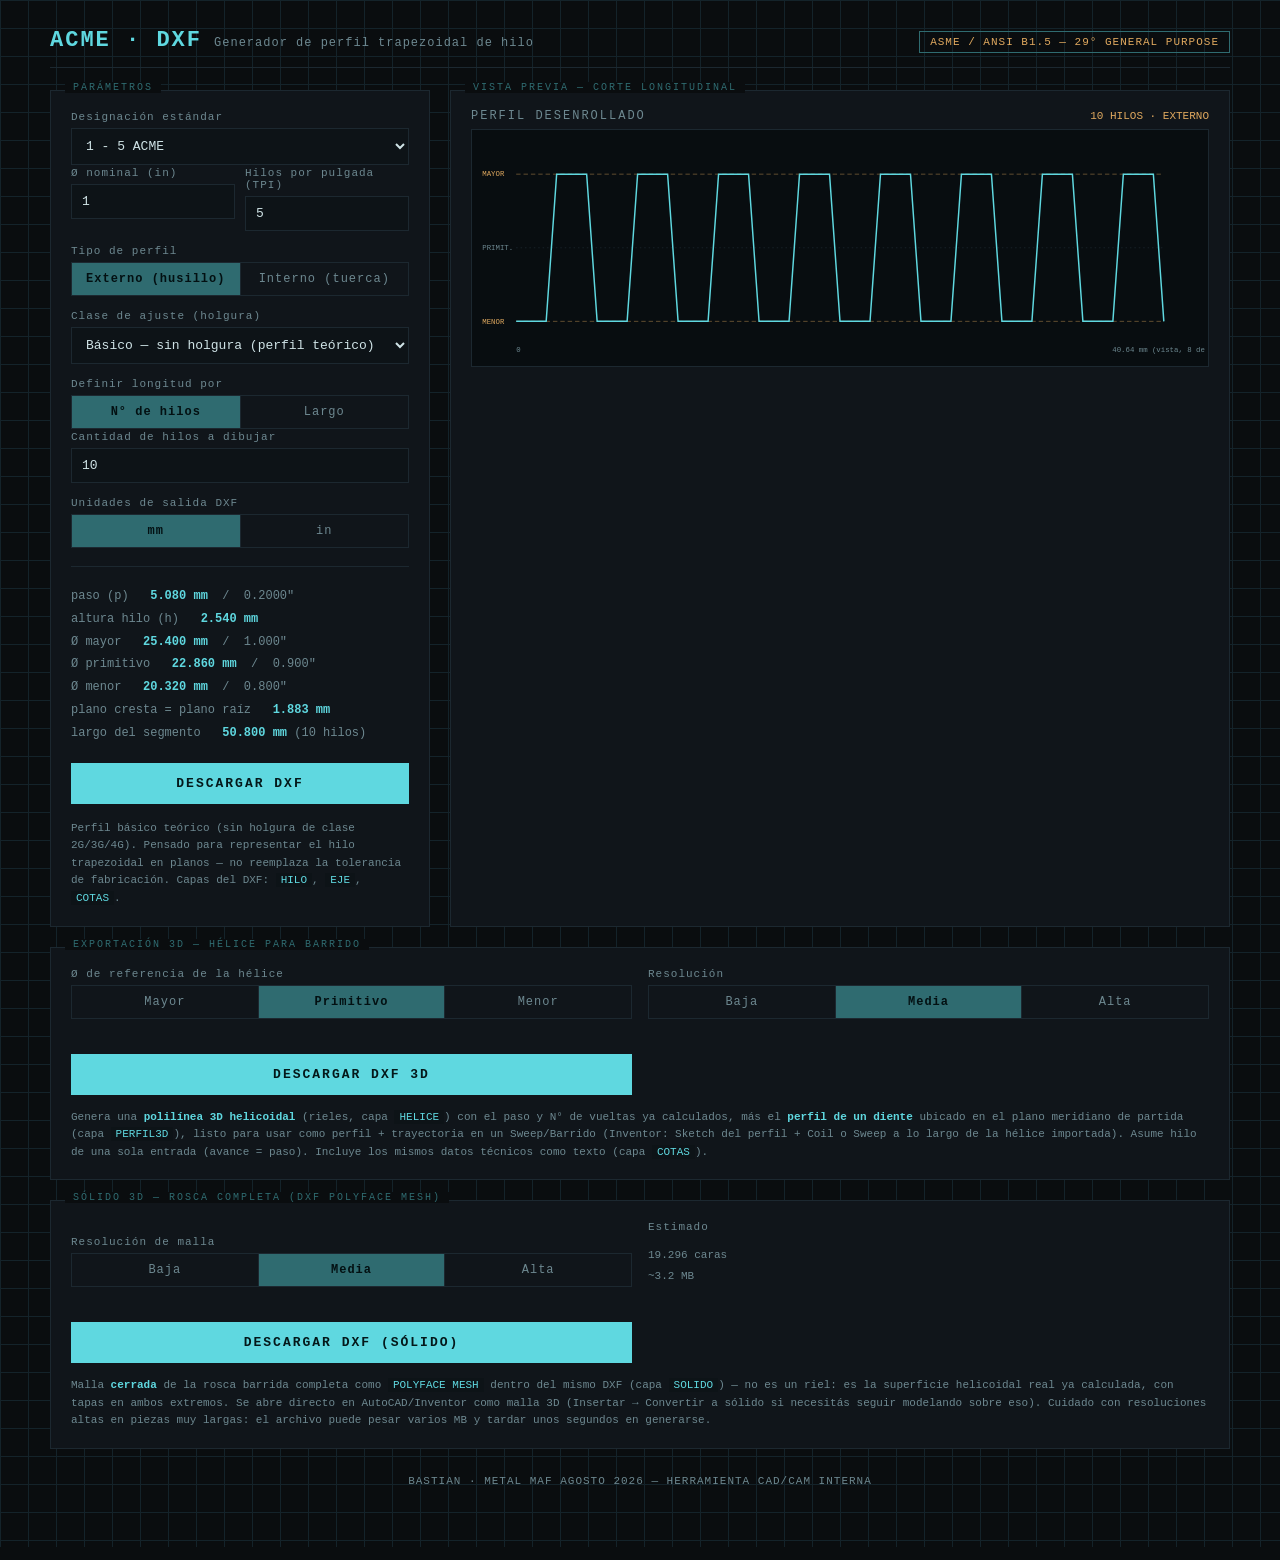
<file: acme-dxf.html>
<!DOCTYPE html>
<html lang="es">
<head>
<meta charset="UTF-8">
<title>ACME-DXF · Generador de hilos trapezoidales ASME B1.5</title>
<style>
  :root{
    --bg: #0a0d0f;
    --panel: #10151a;
    --panel-line: #1c2830;
    --grid: #14232a;
    --cyan: #5fd8e0;
    --cyan-dim: #2f6b70;
    --amber: #e0a95f;
    --text: #cfe3e6;
    --text-dim: #6d8890;
    --danger: #d97757;
  }
  *{box-sizing:border-box;}
  body{
    margin:0;
    background:
      linear-gradient(var(--grid) 1px, transparent 1px) 0 0 / 28px 28px,
      linear-gradient(90deg, var(--grid) 1px, transparent 1px) 0 0 / 28px 28px,
      var(--bg);
    color:var(--text);
    font-family: 'JetBrains Mono','Consolas',ui-monospace,monospace;
    min-height:100vh;
    padding:28px 20px 60px;
  }
  .wrap{max-width:1180px;margin:0 auto;}
  header{
    display:flex; justify-content:space-between; align-items:flex-end;
    border-bottom:1px solid var(--panel-line);
    padding-bottom:14px; margin-bottom:22px;
    flex-wrap:wrap; gap:10px;
  }
  .brand{display:flex; align-items:baseline; gap:12px;}
  .brand h1{
    font-size:22px; letter-spacing:2px; margin:0; color:var(--cyan);
    text-transform:uppercase; font-weight:700;
  }
  .brand span{color:var(--text-dim); font-size:12px; letter-spacing:1px;}
  .norm-tag{
    font-size:11px; color:var(--amber); border:1px solid var(--cyan-dim);
    padding:4px 10px; letter-spacing:1px; white-space:nowrap;
  }
  .grid2{display:grid; grid-template-columns: 380px 1fr; gap:20px;}
  @media (max-width:920px){ .grid2{grid-template-columns:1fr;} }
  .helix-row{display:grid; grid-template-columns:1fr 1fr 1fr; align-items:end; gap:16px;}
  @media (max-width:760px){ .helix-row{grid-template-columns:1fr;} }

  .panel{
    background:var(--panel); border:1px solid var(--panel-line);
    padding:18px 20px; position:relative;
  }
  .panel::before{
    content:attr(data-tag); position:absolute; top:-9px; left:14px;
    background:var(--bg); padding:0 8px; font-size:10px; letter-spacing:2px;
    color:var(--cyan-dim);
  }
  label{display:block; font-size:11px; letter-spacing:1px; color:var(--text-dim); margin:14px 0 5px;}
  label:first-of-type{margin-top:2px;}
  select, input{
    width:100%; background:#0d1317; border:1px solid var(--panel-line);
    color:var(--text); padding:9px 10px; font-family:inherit; font-size:13px;
    outline:none;
  }
  select:focus, input:focus{border-color:var(--cyan-dim);}
  .row{display:grid; grid-template-columns:1fr 1fr; gap:10px;}
  .toggle{display:flex; border:1px solid var(--panel-line); margin-top:4px;}
  .toggle button{
    flex:1; background:transparent; border:none; color:var(--text-dim);
    padding:9px 0; font-family:inherit; font-size:12px; letter-spacing:1px;
    cursor:pointer; border-right:1px solid var(--panel-line);
  }
  .toggle button:last-child{border-right:none;}
  .toggle button.active{background:var(--cyan-dim); color:#031012; font-weight:700;}

  .divider{border-top:1px solid var(--panel-line); margin:18px 0;}

  .params{font-size:12px; line-height:1.9; color:var(--text-dim);}
  .params b{color:var(--cyan); font-weight:600;}
  .params .warn{color:var(--amber);}

  .primary-btn{
    margin-top:18px; width:100%; padding:13px 0; background:var(--cyan);
    color:#04181a; border:none; font-family:inherit; font-weight:700;
    letter-spacing:2px; font-size:13px; cursor:pointer; text-transform:uppercase;
  }
  .primary-btn:hover{background:#7fe6ed;}
  .primary-btn:disabled{background:var(--panel-line); color:var(--text-dim); cursor:not-allowed;}

  .preview-head{display:flex; justify-content:space-between; align-items:baseline; margin-bottom:6px;}
  .preview-head h2{font-size:12px; letter-spacing:2px; color:var(--text-dim); font-weight:500; margin:0; text-transform:uppercase;}
  .preview-head .n{color:var(--amber); font-size:11px;}
  svg{width:100%; height:auto; background:#080d10; border:1px solid var(--panel-line);}
  .flank{stroke:var(--cyan); stroke-width:2; fill:none;}
  .ref{stroke:var(--panel-line); stroke-width:1;}
  .refdash{stroke:var(--amber); stroke-width:1; stroke-dasharray:6 4; opacity:.55;}
  .dimtext{fill:var(--text-dim); font-size:10px; font-family:inherit;}
  .dimtext.amber{fill:var(--amber);}

  .table-note{font-size:11px; color:var(--text-dim); margin-top:16px; line-height:1.6;}
  .table-note code{color:var(--cyan); background:#0d1317; padding:1px 5px;}

  footer{margin-top:26px; font-size:11px; color:var(--text-dim); text-align:center; letter-spacing:1px;}
</style>
</head>
<body>
<div class="wrap">

  <header>
    <div class="brand">
      <h1>ACME · DXF</h1>
      <span>Generador de perfil trapezoidal de hilo</span>
    </div>
    <div class="norm-tag">ASME / ANSI B1.5 — 29° GENERAL PURPOSE</div>
  </header>

  <div class="grid2">
    <div class="panel" data-tag="PARÁMETROS">

      <label>Designación estándar</label>
      <select id="sizeSelect"></select>

      <div class="row">
        <div>
          <label>Ø nominal (in)</label>
          <input type="number" id="diaInput" step="0.001" min="0.01">
        </div>
        <div>
          <label>Hilos por pulgada (TPI)</label>
          <input type="number" id="tpiInput" step="0.5" min="0.5">
        </div>
      </div>

      <label>Tipo de perfil</label>
      <div class="toggle" id="typeToggle">
        <button data-v="external" class="active">Externo (husillo)</button>
        <button data-v="internal">Interno (tuerca)</button>
      </div>

      <label>Clase de ajuste (holgura)</label>
      <select id="classSelect">
        <option value="basic">Básico — sin holgura (perfil teórico)</option>
        <option value="2G">2G — general purpose (holgura máxima)</option>
        <option value="3G">3G — intermedia</option>
        <option value="4G">4G — mínima holgura</option>
      </select>

      <label>Definir longitud por</label>
      <div class="toggle" id="lenModeToggle">
        <button data-v="threads" class="active">N° de hilos</button>
        <button data-v="length">Largo</button>
      </div>

      <div id="threadsField">
        <label>Cantidad de hilos a dibujar</label>
        <input type="number" id="threadsInput" value="10" min="1" step="1">
      </div>
      <div id="lengthField" style="display:none">
        <label>Largo (mm)</label>
        <input type="number" id="lengthInput" value="50" min="1" step="1">
      </div>

      <label>Unidades de salida DXF</label>
      <div class="toggle" id="unitToggle">
        <button data-v="mm" class="active">mm</button>
        <button data-v="in">in</button>
      </div>

      <div class="divider"></div>
      <div class="params" id="paramsOut"></div>

      <button id="downloadBtn" class="primary-btn">Descargar DXF</button>

      <div class="table-note">
        Perfil básico teórico (sin holgura de clase 2G/3G/4G). Pensado para representar
        el hilo trapezoidal en planos — no reemplaza la tolerancia de fabricación.
        Capas del DXF: <code>HILO</code>, <code>EJE</code>, <code>COTAS</code>.
      </div>
    </div>

    <div class="panel" data-tag="VISTA PREVIA — CORTE LONGITUDINAL">
      <div class="preview-head">
        <h2>Perfil desenrollado</h2>
        <span class="n" id="previewCount"></span>
      </div>
      <svg id="svgPreview" viewBox="0 0 1000 320"></svg>
    </div>
  </div>

  <div class="panel" data-tag="EXPORTACIÓN 3D — HÉLICE PARA BARRIDO" style="margin-top:20px">
    <div class="row helix-row" style="gap:16px;">
      <div>
        <label>Ø de referencia de la hélice</label>
        <div class="toggle" id="helixDiaToggle">
          <button data-v="major">Mayor</button>
          <button data-v="pitch" class="active">Primitivo</button>
          <button data-v="minor">Menor</button>
        </div>
      </div>
      <div>
        <label>Resolución</label>
        <div class="toggle" id="helixResToggle">
          <button data-v="36">Baja</button>
          <button data-v="72" class="active">Media</button>
          <button data-v="144">Alta</button>
        </div>
      </div>
      <div>
        <label style="visibility:hidden">.</label>
        <button id="downloadBtn3D" class="primary-btn" style="margin-top:0">Descargar DXF 3D</button>
      </div>
    </div>
    <div class="table-note" style="margin-top:14px">
      Genera una <b style="color:var(--cyan)">polilínea 3D helicoidal</b> (rieles, capa <code>HELICE</code>) con el
      paso y N° de vueltas ya calculados, más el <b style="color:var(--cyan)">perfil de un diente</b> ubicado en el
      plano meridiano de partida (capa <code>PERFIL3D</code>), listo para usar como perfil + trayectoria en un
      Sweep/Barrido (Inventor: Sketch del perfil + Coil o Sweep a lo largo de la hélice importada). Asume hilo de
      una sola entrada (avance = paso). Incluye los mismos datos técnicos como texto (capa <code>COTAS</code>).
    </div>
  </div>

  <div class="panel" data-tag="SÓLIDO 3D — ROSCA COMPLETA (DXF POLYFACE MESH)" style="margin-top:20px">
    <div class="row helix-row" style="gap:16px;">
      <div>
        <label>Resolución de malla</label>
        <div class="toggle" id="stlResToggle">
          <button data-v="low">Baja</button>
          <button data-v="med" class="active">Media</button>
          <button data-v="high">Alta</button>
        </div>
      </div>
      <div>
        <label>Estimado</label>
        <div class="params" id="stlEstimate" style="font-size:11px; padding-top:7px;"></div>
      </div>
      <div>
        <label style="visibility:hidden">.</label>
        <button id="downloadBtnSTL" class="primary-btn" style="margin-top:0">Descargar DXF (sólido)</button>
      </div>
    </div>
    <div class="table-note" style="margin-top:14px">
      Malla <b style="color:var(--cyan)">cerrada</b> de la rosca barrida completa como <code>POLYFACE MESH</code>
      dentro del mismo DXF (capa <code>SOLIDO</code>) — no es un riel: es la superficie helicoidal real ya calculada,
      con tapas en ambos extremos. Se abre directo en AutoCAD/Inventor como malla 3D (Insertar → Convertir a sólido
      si necesitás seguir modelando sobre eso). Cuidado con resoluciones altas en piezas muy largas: el archivo
      puede pesar varios MB y tardar unos segundos en generarse.
    </div>
  </div>

  <footer>BASTIAN · METAL MAF AGOSTO 2026 — HERRAMIENTA CAD/CAM INTERNA</footer>
</div>

<script>
// ---------- Tabla ASME B1.5 — serie general purpose (pulgadas) ----------
const SIZES = [
  ['1/4 - 16 ACME', 0.250, 16],
  ['5/16 - 14 ACME', 0.3125, 14],
  ['3/8 - 12 ACME', 0.375, 12],
  ['7/16 - 12 ACME', 0.4375, 12],
  ['1/2 - 10 ACME', 0.500, 10],
  ['5/8 - 8 ACME', 0.625, 8],
  ['3/4 - 6 ACME', 0.750, 6],
  ['7/8 - 6 ACME', 0.875, 6],
  ['1 - 5 ACME', 1.000, 5],
  ['1 1/8 - 5 ACME', 1.125, 5],
  ['1 1/4 - 5 ACME', 1.250, 5],
  ['1 3/8 - 4 ACME', 1.375, 4],
  ['1 1/2 - 4 ACME', 1.500, 4],
  ['1 3/4 - 4 ACME', 1.750, 4],
  ['2 - 4 ACME', 2.000, 4],
  ['2 1/4 - 3 ACME', 2.250, 3],
  ['2 1/2 - 3 ACME', 2.500, 3],
  ['2 3/4 - 3 ACME', 2.750, 3],
  ['3 - 2 ACME', 3.000, 2],
  ['3 1/2 - 2 ACME', 3.500, 2],
  ['4 - 2 ACME', 4.000, 2],
  ['4 1/2 - 2 ACME', 4.500, 2],
  ['5 - 2 ACME', 5.000, 2],
  ['— Personalizado —', null, null],
];

const sizeSelect = document.getElementById('sizeSelect');
SIZES.forEach((s,i)=>{
  const opt = document.createElement('option');
  opt.value = i; opt.textContent = s[0];
  sizeSelect.appendChild(opt);
});
sizeSelect.value = 8; // 1-5 ACME por defecto

const diaInput = document.getElementById('diaInput');
const tpiInput = document.getElementById('tpiInput');
diaInput.value = 1.000;
tpiInput.value = 5;

let type = 'external';
let lenMode = 'threads';
let unit = 'mm';
let fitClass = 'basic';

document.getElementById('classSelect').addEventListener('change', e=>{
  fitClass = e.target.value;
  render();
});

let helixDia = 'pitch';
let helixRes = 72;
document.getElementById('helixDiaToggle').addEventListener('click', e=>{
  if(e.target.tagName!=='BUTTON') return;
  helixDia = e.target.dataset.v;
  [...e.currentTarget.children].forEach(b=>b.classList.toggle('active', b===e.target));
});
document.getElementById('helixResToggle').addEventListener('click', e=>{
  if(e.target.tagName!=='BUTTON') return;
  helixRes = parseInt(e.target.dataset.v);
  [...e.currentTarget.children].forEach(b=>b.classList.toggle('active', b===e.target));
});

let stlRes = 'med';
const STL_PRESETS = { low:{A:24,zPerPitch:12}, med:{A:48,zPerPitch:20}, high:{A:96,zPerPitch:32} };
document.getElementById('stlResToggle').addEventListener('click', e=>{
  if(e.target.tagName!=='BUTTON') return;
  stlRes = e.target.dataset.v;
  [...e.currentTarget.children].forEach(b=>b.classList.toggle('active', b===e.target));
  updateStlEstimate();
});
function updateStlEstimate(){
  const g = computeGeometry();
  const out = document.getElementById('stlEstimate');
  if(!g){ out.textContent=''; return; }
  const {A,zPerPitch} = STL_PRESETS[stlRes];
  const ZN = zPerPitch*g.threadsCount;
  const tris = A*ZN*2 + A*2;
  const bytesApprox = tris*165; // 3DFACE: cada triángulo es una entidad completa (sin vértices compartidos)
  out.innerHTML = `${tris.toLocaleString('es-CL')} caras<br>~${(bytesApprox/1e6).toFixed(1)} MB`;
}

document.getElementById('typeToggle').addEventListener('click', e=>{
  if(e.target.tagName!=='BUTTON') return;
  type = e.target.dataset.v;
  [...e.currentTarget.children].forEach(b=>b.classList.toggle('active', b===e.target));
  render();
});
document.getElementById('unitToggle').addEventListener('click', e=>{
  if(e.target.tagName!=='BUTTON') return;
  unit = e.target.dataset.v;
  [...e.currentTarget.children].forEach(b=>b.classList.toggle('active', b===e.target));
  render();
});
document.getElementById('lenModeToggle').addEventListener('click', e=>{
  if(e.target.tagName!=='BUTTON') return;
  lenMode = e.target.dataset.v;
  [...e.currentTarget.children].forEach(b=>b.classList.toggle('active', b===e.target));
  document.getElementById('threadsField').style.display = lenMode==='threads' ? 'block':'none';
  document.getElementById('lengthField').style.display = lenMode==='length' ? 'block':'none';
  render();
});

sizeSelect.addEventListener('change', ()=>{
  const s = SIZES[sizeSelect.value];
  if(s[1]!==null){ diaInput.value = s[1]; tpiInput.value = s[2]; }
  render();
});
[diaInput, tpiInput, document.getElementById('threadsInput'), document.getElementById('lengthInput')]
  .forEach(el=>el.addEventListener('input', ()=>{ sizeSelect.value = SIZES.length-1; render(); }));

// ---------- Geometría ACME (perfil básico, ASME B1.5) ----------
function computeGeometry(){
  const D = parseFloat(diaInput.value);       // Ø mayor nominal, in
  const n = parseFloat(tpiInput.value);        // TPI
  if(!D || !n || D<=0 || n<=0) return null;

  const p = 1/n;                               // paso, in
  const h = 0.5*p;                             // altura de hilo, in
  const halfAngle = 14.5*Math.PI/180;
  const flankDx = h*Math.tan(halfAngle);
  const flat = 0.3707*p;                       // ancho de plano (cresta = raíz, perfil básico)

  const Dmajor = D;
  const Dminor = D - p;
  const Dpitch = D - h;

  // Holgura por clase (referencial): es = 0.020*sqrt(p) * factor de clase.
  // Proporción 2G:3G:4G = 1 : 0.75 : 0.5, consistente con ASME B1.5 Tabla 9.
  // Se aplica SOLO al hilo externo (el husillo se tornea bajo cota nominal;
  // la tuerca se mecaniza a cota básica). La forma del trapecio no cambia:
  // la holgura desplaza el diámetro de torneado, no el ángulo ni el plano.
  const classFactor = {basic:0, '2G':1, '3G':0.75, '4G':0.5}[fitClass] || 0;
  const allowance = classFactor>0 ? 0.020*Math.sqrt(p)*classFactor : 0;
  const hasAllowance = allowance>0 && type==='external';
  const DmajorFit = hasAllowance ? Dmajor - allowance : null;
  const DminorFit = hasAllowance ? DmajorFit - p : null;
  const DpitchFit = hasAllowance ? DmajorFit - h : null;

  let threadsCount;
  if(lenMode==='threads'){
    threadsCount = Math.max(1, Math.round(parseFloat(document.getElementById('threadsInput').value)||1));
  } else {
    const lenMm = parseFloat(document.getElementById('lengthInput').value)||10;
    const lenIn = lenMm/25.4;
    threadsCount = Math.max(1, Math.round(lenIn/p));
  }

  return {D,n,p,h,flankDx,flat,Dmajor,Dminor,Dpitch,threadsCount,
          fitClass,allowance,hasAllowance,DmajorFit,DminorFit,DpitchFit};
}

function buildPoints(g){
  const pts = [];
  let x = 0;
  for(let i=0;i<g.threadsCount;i++){
    pts.push([x,0]); x+=g.flat;
    pts.push([x,0]); x+=g.flankDx;
    pts.push([x,g.h]); x+=g.flat;
    pts.push([x,g.h]); x+=g.flankDx;
  }
  pts.push([x,0]);
  if(type==='internal'){
    return pts.map(([px,py])=>[px, g.h-py]);
  }
  return pts;
}

// ---------- Vista previa SVG ----------
function render(){
  const g = computeGeometry();
  const out = document.getElementById('paramsOut');
  const svg = document.getElementById('svgPreview');
  const dl = document.getElementById('downloadBtn');
  const previewCount = document.getElementById('previewCount');

  if(!g){ out.innerHTML = '<span class="warn">Parámetros inválidos.</span>'; dl.disabled=true; svg.innerHTML=''; return; }
  dl.disabled = false;

  const totalLenIn = g.p*g.threadsCount;
  const mm = v => (v*25.4).toFixed(3);

  out.innerHTML = `
    paso (p) &nbsp; <b>${mm(g.p)} mm</b> &nbsp;/&nbsp; ${g.p.toFixed(4)}"<br>
    altura hilo (h) &nbsp; <b>${mm(g.h)} mm</b><br>
    Ø mayor &nbsp; <b>${mm(g.Dmajor)} mm</b> &nbsp;/&nbsp; ${g.Dmajor.toFixed(3)}"<br>
    Ø primitivo &nbsp; <b>${mm(g.Dpitch)} mm</b> &nbsp;/&nbsp; ${g.Dpitch.toFixed(3)}"<br>
    Ø menor &nbsp; <b>${mm(g.Dminor)} mm</b> &nbsp;/&nbsp; ${g.Dminor.toFixed(3)}"<br>
    plano cresta = plano raíz &nbsp; <b>${mm(g.flat)} mm</b><br>
    largo del segmento &nbsp; <b>${mm(totalLenIn)} mm</b> (${g.threadsCount} hilos)
    ${g.n < 1 ? '<br><span class="warn">TPI &lt; 1 — verificar dato.</span>' : ''}
    ${g.hasAllowance ? `
    <div class="divider" style="margin:12px 0"></div>
    <span class="warn">CLASE ${g.fitClass} — Ø DE TORNEADO (husillo)</span><br>
    holgura (es) &nbsp; <b>${mm(g.allowance)} mm</b> &nbsp;/&nbsp; ${g.allowance.toFixed(4)}"<br>
    Ø mayor a tornear &nbsp; <b>${mm(g.DmajorFit)} mm</b><br>
    Ø primitivo resultante &nbsp; <b>${mm(g.DpitchFit)} mm</b><br>
    Ø menor a tornear &nbsp; <b>${mm(g.DminorFit)} mm</b><br>
    <span style="font-size:10px">valor referencial — verificar tabla oficial ASME B1.5 T.9 para ajuste certificado</span>
    ` : (g.fitClass!=='basic' ? '<div class="divider" style="margin:12px 0"></div><span style="font-size:10px">La holgura de clase se aplica al hilo externo. La tuerca se mecaniza a cota básica.</span>' : '')}
  `;
  previewCount.textContent = `${g.threadsCount} HILOS · ${type==='external'?'EXTERNO':'INTERNO'}`;

  // ---- SVG ----
  const previewMax = 8; // no dibujar más de 8 periodos en la vista previa
  const pv = Math.min(g.threadsCount, previewMax);
  const gPrev = {...g, threadsCount: pv};
  const pts = buildPoints(gPrev);

  const padX = 60, padY = 60;
  const W = 1000, H = 320;
  const drawW = W - padX*2, drawH = H - padY*2;
  const spanX = pts[pts.length-1][0];
  const sx = drawW/spanX;
  const sy = drawH/g.h;

  const toSvg = ([x,y]) => [padX + x*sx, padY + drawH - y*sy];

  let path = 'M ' + pts.map(toSvg).map(([x,y])=>`${x.toFixed(2)},${y.toFixed(2)}`).join(' L ');

  const yTop = toSvg([0,g.h])[1];
  const yBot = toSvg([0,0])[1];
  const yMid = toSvg([0,g.h/2])[1];

  let svgContent = `
    <line x1="${padX}" y1="${yBot}" x2="${padX+drawW}" y2="${yBot}" class="refdash"/>
    <line x1="${padX}" y1="${yTop}" x2="${padX+drawW}" y2="${yTop}" class="refdash"/>
    <line x1="${padX}" y1="${yMid}" x2="${padX+drawW}" y2="${yMid}" class="ref" stroke-dasharray="2 4"/>
    <path d="${path}" class="flank"/>
    <text x="14" y="${yTop+3}" class="dimtext amber">${type==='external'?'MAYOR':'MENOR'}</text>
    <text x="14" y="${yMid+3}" class="dimtext">PRIMIT.</text>
    <text x="14" y="${yBot+3}" class="dimtext amber">${type==='external'?'MENOR':'MAYOR'}</text>
    <text x="${padX}" y="${H-18}" class="dimtext">0</text>
    <text x="${padX+drawW-70}" y="${H-18}" class="dimtext">${(gPrev.p*pv*25.4).toFixed(2)} mm (vista, ${pv} de ${g.threadsCount})</text>
  `;
  svg.innerHTML = svgContent;
  if(typeof updateStlEstimate==='function') updateStlEstimate();
}

// ---------- Generación DXF ----------
function buildDXF(g){
  const factor = unit==='mm' ? 25.4 : 1;
  const pts = buildPoints(g).map(([x,y])=>[x*factor, y*factor]);
  const insUnits = unit==='mm' ? 4 : 1;

  let dxf = '';
  const add = (code, val) => { dxf += code+'\n'+val+'\n'; };

  add(0,'SECTION'); add(2,'HEADER');
  add(9,'$ACADVER'); add(1,'AC1009');
  add(0,'ENDSEC');

  add(0,'SECTION'); add(2,'TABLES');
  add(0,'TABLE'); add(2,'LAYER'); add(70,3);
    add(0,'LAYER'); add(2,'HILO'); add(70,0); add(62,4); add(6,'CONTINUOUS');
    add(0,'LAYER'); add(2,'EJE'); add(70,0); add(62,2); add(6,'CONTINUOUS');
    add(0,'LAYER'); add(2,'COTAS'); add(70,0); add(62,3); add(6,'CONTINUOUS');
  add(0,'ENDTAB');
  add(0,'ENDSEC');

  add(0,'SECTION'); add(2,'ENTITIES');

  // Perfil del hilo (POLYLINE + VERTEX, compatible con cualquier versión DXF)
  add(0,'POLYLINE'); add(8,'HILO'); add(66,1); add(70,0);
  pts.forEach(([x,y])=>{
    add(0,'VERTEX'); add(8,'HILO'); add(10,x.toFixed(5)); add(20,y.toFixed(5)); add(30,0.0);
  });
  add(0,'SEQEND');

  // Líneas de referencia: mayor, primitivo, menor
  const totalLen = pts[pts.length-1][0];
  const h = g.h*factor;
  const refYs = type==='external' ? [0, h/2, h] : [0, h/2, h];
  const refLabels = type==='external' ? ['MENOR','PRIMITIVO','MAYOR'] : ['MAYOR','PRIMITIVO','MENOR'];
  refYs.forEach((y,i)=>{
    add(0,'LINE'); add(8,'EJE');
    add(10,0); add(20,y.toFixed(5)); add(30,0.0);
    add(11,totalLen.toFixed(5)); add(21,y.toFixed(5)); add(31,0.0);
  });

  // Texto con parámetros
  const textH = h*0.12;
  const summary = [
    `ACME ${g.D.toFixed(3)}in - ${g.n} TPI (${g.n===1?'1 hilo/in':g.n+' hilos/in'}) - ${type==='external'?'EXTERNO':'INTERNO'}`,
    `paso p = ${(g.p*factor).toFixed(4)} ${unit}   altura h = ${(g.h*factor).toFixed(4)} ${unit}`,
    `Dmayor basico = ${(g.Dmajor*factor).toFixed(4)} ${unit}   Dprimitivo = ${(g.Dpitch*factor).toFixed(4)} ${unit}   Dmenor basico = ${(g.Dminor*factor).toFixed(4)} ${unit}`,
    `perfil basico ASME/ANSI B1.5 - angulo 29 grados - plano cresta=raiz = ${(g.flat*factor).toFixed(4)} ${unit}`,
  ];
  if(g.hasAllowance){
    summary.push(`CLASE ${g.fitClass} - holgura es = ${(g.allowance*factor).toFixed(4)} ${unit} (referencial, verificar ASME B1.5 T.9)`);
    summary.push(`Dmayor a tornear = ${(g.DmajorFit*factor).toFixed(4)} ${unit}   Dprimitivo = ${(g.DpitchFit*factor).toFixed(4)} ${unit}   Dmenor a tornear = ${(g.DminorFit*factor).toFixed(4)} ${unit}`);
  } else if(g.fitClass!=='basic'){
    summary.push(`Clase ${g.fitClass} solicitada - sin efecto en interno (tuerca a cota basica)`);
  }
  summary.forEach((line, i)=>{
    add(0,'TEXT'); add(8,'COTAS');
    add(10,0); add(20,(-textH*1.8*(i+1) - h*0.3).toFixed(5)); add(30,0.0);
    add(40,textH.toFixed(5));
    add(1,line);
  });

  add(0,'ENDSEC');
  add(0,'EOF');
  return dxf;
}

document.getElementById('downloadBtn').addEventListener('click', ()=>{
  const g = computeGeometry();
  if(!g) return;
  const dxf = buildDXF(g);
  const blob = new Blob([dxf], {type:'application/dxf'});
  const url = URL.createObjectURL(blob);
  const a = document.createElement('a');
  const nameSize = SIZES[sizeSelect.value][0]!=='— Personalizado —' ? SIZES[sizeSelect.value][0].replace(/[\/\s]/g,'_') : `D${g.D}_TPI${g.n}`;
  a.href = url;
  const classTag = g.fitClass!=='basic' ? `_${g.fitClass}` : '';
  a.download = `ACME_${nameSize}_${type}${classTag}_${g.threadsCount}hilos.dxf`;
  document.body.appendChild(a);
  a.click();
  a.remove();
  URL.revokeObjectURL(url);
});

// ---------- Hélice 3D (rieles para Sweep/Barrido) ----------
function helixPoints3D(g, radiusIn, pointsPerTurn, factor){
  const turns = g.threadsCount; // hilo de una entrada: 1 vuelta = 1 paso de avance
  const totalPts = Math.max(8, Math.round(turns*pointsPerTurn));
  const pts = [];
  for(let i=0;i<=totalPts;i++){
    const frac = i/pointsPerTurn; // en vueltas
    const theta = frac*2*Math.PI;
    const z = frac*g.p;
    pts.push([radiusIn*Math.cos(theta)*factor, radiusIn*Math.sin(theta)*factor, z*factor]);
  }
  return pts;
}
function toothProfile3D(g, factor){
  // Un solo diente, en el plano meridiano Y=0 (coincide con el inicio de la hélice, theta=0)
  const rMinor = g.Dminor/2;
  const local2D = [
    [0,0],
    [g.flat,0],
    [g.flat+g.flankDx,g.h],
    [g.flat*2+g.flankDx,g.h],
    [g.flat*2+g.flankDx*2,0],
  ];
  return local2D.map(([x,y])=>[ (rMinor+y)*factor, 0, x*factor ]);
}

function buildDXF3D(g){
  const factor = unit==='mm' ? 25.4 : 1;
  const radiusIn = helixDia==='major' ? g.Dmajor/2 : helixDia==='minor' ? g.Dminor/2 : g.Dpitch/2;
  const helixPts = helixPoints3D(g, radiusIn, helixRes, factor);
  const toothPts = toothProfile3D(g, factor);
  const axisLen = g.threadsCount*g.p*factor;

  let dxf = '';
  const add = (code, val) => { dxf += code+'\n'+val+'\n'; };

  add(0,'SECTION'); add(2,'HEADER');
  add(9,'$ACADVER'); add(1,'AC1009');
  add(0,'ENDSEC');

  add(0,'SECTION'); add(2,'TABLES');
  add(0,'TABLE'); add(2,'LAYER'); add(70,4);
    add(0,'LAYER'); add(2,'HELICE'); add(70,0); add(62,4); add(6,'CONTINUOUS');
    add(0,'LAYER'); add(2,'PERFIL3D'); add(70,0); add(62,1); add(6,'CONTINUOUS');
    add(0,'LAYER'); add(2,'EJE'); add(70,0); add(62,2); add(6,'CONTINUOUS');
    add(0,'LAYER'); add(2,'COTAS'); add(70,0); add(62,3); add(6,'CONTINUOUS');
  add(0,'ENDTAB');
  add(0,'ENDSEC');

  add(0,'SECTION'); add(2,'ENTITIES');

  // Hélice (riel de barrido) — polilínea 3D
  add(0,'POLYLINE'); add(8,'HELICE'); add(66,1); add(70,8);
  helixPts.forEach(([x,y,z])=>{
    add(0,'VERTEX'); add(8,'HELICE'); add(70,32);
    add(10,x.toFixed(5)); add(20,y.toFixed(5)); add(30,z.toFixed(5));
  });
  add(0,'SEQEND');

  // Perfil de un diente, listo para usar como sketch del Sweep
  add(0,'POLYLINE'); add(8,'PERFIL3D'); add(66,1); add(70,8);
  toothPts.forEach(([x,y,z])=>{
    add(0,'VERTEX'); add(8,'PERFIL3D'); add(70,32);
    add(10,x.toFixed(5)); add(20,y.toFixed(5)); add(30,z.toFixed(5));
  });
  add(0,'SEQEND');

  // Eje de referencia
  add(0,'LINE'); add(8,'EJE');
  add(10,0); add(20,0); add(30,0);
  add(11,0); add(21,0); add(31,axisLen.toFixed(5));

  // Texto con datos técnicos
  const textH = (g.h*factor)*0.9;
  const helixLabel = {major:'MAYOR', pitch:'PRIMITIVO', minor:'MENOR'}[helixDia];
  const summary = [
    `ACME ${g.D.toFixed(3)}in - ${g.n} TPI - ${type==='external'?'EXTERNO':'INTERNO'} - HELICE 3D (1 entrada)`,
    `paso p = avance/vuelta = ${(g.p*factor).toFixed(4)} ${unit}   vueltas = ${g.threadsCount}   largo eje = ${axisLen.toFixed(4)} ${unit}`,
    `radio de la helice (riel) = ${helixLabel} = ${(radiusIn*factor).toFixed(4)} ${unit}`,
    `Dmayor = ${(g.Dmajor*factor).toFixed(4)} ${unit}   Dprimitivo = ${(g.Dpitch*factor).toFixed(4)} ${unit}   Dmenor = ${(g.Dminor*factor).toFixed(4)} ${unit}`,
    g.hasAllowance ? `CLASE ${g.fitClass} - Dmayor a tornear = ${(g.DmajorFit*factor).toFixed(4)} ${unit}` : `perfil basico ASME/ANSI B1.5 - sin holgura de clase`,
    `uso sugerido: sketch PERFIL3D + Coil/Sweep siguiendo HELICE en Inventor/AutoCAD`,
  ];
  summary.forEach((line,i)=>{
    add(0,'TEXT'); add(8,'COTAS');
    add(10, (radiusIn*factor + textH).toFixed(5)); add(20,0); add(30,(-textH*1.6*(i+1)).toFixed(5));
    add(40, textH.toFixed(5));
    add(1, line);
  });

  add(0,'ENDSEC');
  add(0,'EOF');
  return dxf;
}

document.getElementById('downloadBtn3D').addEventListener('click', ()=>{
  const g = computeGeometry();
  if(!g) return;
  const dxf = buildDXF3D(g);
  const blob = new Blob([dxf], {type:'application/dxf'});
  const url = URL.createObjectURL(blob);
  const a = document.createElement('a');
  const nameSize = SIZES[sizeSelect.value][0]!=='— Personalizado —' ? SIZES[sizeSelect.value][0].replace(/[\/\s]/g,'_') : `D${g.D}_TPI${g.n}`;
  a.href = url;
  const classTag = g.fitClass!=='basic' ? `_${g.fitClass}` : '';
  a.download = `ACME_${nameSize}_${type}${classTag}_${g.threadsCount}vueltas_HELICE3D.dxf`;
  document.body.appendChild(a);
  a.click();
  a.remove();
  URL.revokeObjectURL(url);
});

render();

// ---------- Sólido 3D completo (STL binario) ----------
function mod(a,n){ return ((a%n)+n)%n; }

function profileHeightFn(p,h,flankDx,flat,internal){
  const b1=flat, b2=flat+flankDx, b3=flat*2+flankDx, b4=flat*2+flankDx*2;
  return function(xMod){
    let y;
    if(xMod<b1) y=0;
    else if(xMod<b2){ y = (xMod-b1)/(b2-b1)*h; }
    else if(xMod<b3) y = h;
    else y = h*(1-(xMod-b3)/(b4-b3));
    return internal ? (h-y) : y;
  };
}

function buildSolidMesh(g){
  const {A, zPerPitch} = STL_PRESETS[stlRes];
  const factor = unit==='mm' ? 25.4 : 1;

  // Radio base: si hay holgura de clase (externo), se usa el diametro ya corregido para tornear
  const DmajorEff = g.hasAllowance ? g.DmajorFit : g.Dmajor;
  const Rmin = (DmajorEff - g.p)/2;

  const profileFn = profileHeightFn(g.p, g.h, g.flankDx, g.flat, type==='internal');
  const L = g.p*g.threadsCount;
  const ZN = zPerPitch*g.threadsCount;

  const positions = [];
  const idx = (a,i) => a*(ZN+1)+i;
  for(let a=0;a<A;a++){
    const theta = 2*Math.PI*a/A;
    for(let i=0;i<=ZN;i++){
      const z = L*i/ZN;
      const xMod = mod(z - g.p*theta/(2*Math.PI), g.p);
      const r = (Rmin + profileFn(xMod)) * factor;
      positions.push([r*Math.cos(theta), r*Math.sin(theta), z*factor]);
    }
  }
  const tris = [];
  for(let a=0;a<A;a++){
    const a2 = (a+1)%A;
    for(let i=0;i<ZN;i++){
      const v00=idx(a,i), v01=idx(a,i+1), v10=idx(a2,i), v11=idx(a2,i+1);
      tris.push([v00,v10,v11]);
      tris.push([v00,v11,v01]);
    }
  }
  const cBot = positions.length; positions.push([0,0,0]);
  const cTop = positions.length; positions.push([0,0,L*factor]);
  for(let a=0;a<A;a++){
    const a2=(a+1)%A;
    tris.push([cBot, idx(a2,0), idx(a,0)]);
    tris.push([cTop, idx(a,ZN), idx(a2,ZN)]);
  }
  return {positions, tris};
}

function buildSolidDXF(g){
  const {positions, tris} = buildSolidMesh(g);

  let dxf = '';
  const add = (code, val) => { dxf += code+'\n'+val+'\n'; };

  add(0,'SECTION'); add(2,'HEADER');
  add(9,'$ACADVER'); add(1,'AC1009');
  add(0,'ENDSEC');

  add(0,'SECTION'); add(2,'TABLES');
  add(0,'TABLE'); add(2,'LAYER'); add(70,1);
    add(0,'LAYER'); add(2,'SOLIDO'); add(70,0); add(62,4); add(6,'CONTINUOUS');
  add(0,'ENDTAB');
  add(0,'ENDSEC');

  add(0,'SECTION'); add(2,'ENTITIES');

  // 3DFACE por triángulo: la entidad 3D más básica y universal de DXF,
  // soportada incluso por visores livianos (POLYFACE MESH da problemas
  // en algunas apps móviles como DWG FastView).
  tris.forEach(([ia,ib,ic])=>{
    const a=positions[ia], b=positions[ib], c=positions[ic];
    add(0,'3DFACE'); add(8,'SOLIDO');
    add(10,a[0].toFixed(5)); add(20,a[1].toFixed(5)); add(30,a[2].toFixed(5));
    add(11,b[0].toFixed(5)); add(21,b[1].toFixed(5)); add(31,b[2].toFixed(5));
    add(12,c[0].toFixed(5)); add(22,c[1].toFixed(5)); add(32,c[2].toFixed(5));
    add(13,c[0].toFixed(5)); add(23,c[1].toFixed(5)); add(33,c[2].toFixed(5));
  });

  add(0,'ENDSEC');
  add(0,'EOF');
  return dxf;
}

document.getElementById('downloadBtnSTL').addEventListener('click', ()=>{
  const g = computeGeometry();
  if(!g) return;
  const btn = document.getElementById('downloadBtnSTL');
  const prevText = btn.textContent;
  btn.textContent = 'Generando...'; btn.disabled = true;
  setTimeout(()=>{
    try{
      const dxf = buildSolidDXF(g);
      const blob = new Blob([dxf], {type:'application/dxf'});
      const url = URL.createObjectURL(blob);
      const a = document.createElement('a');
      const nameSize = SIZES[sizeSelect.value][0]!=='— Personalizado —' ? SIZES[sizeSelect.value][0].replace(/[\/\s]/g,'_') : `D${g.D}_TPI${g.n}`;
      a.href = url;
      const classTag = g.fitClass!=='basic' ? `_${g.fitClass}` : '';
      a.download = `ACME_${nameSize}_${type}${classTag}_${g.threadsCount}hilos_SOLIDO.dxf`;
      document.body.appendChild(a);
      a.click();
      a.remove();
      URL.revokeObjectURL(url);
    } finally {
      btn.textContent = prevText; btn.disabled = false;
    }
  }, 30);
});

updateStlEstimate();
</script>
</body>
</html>
</file>
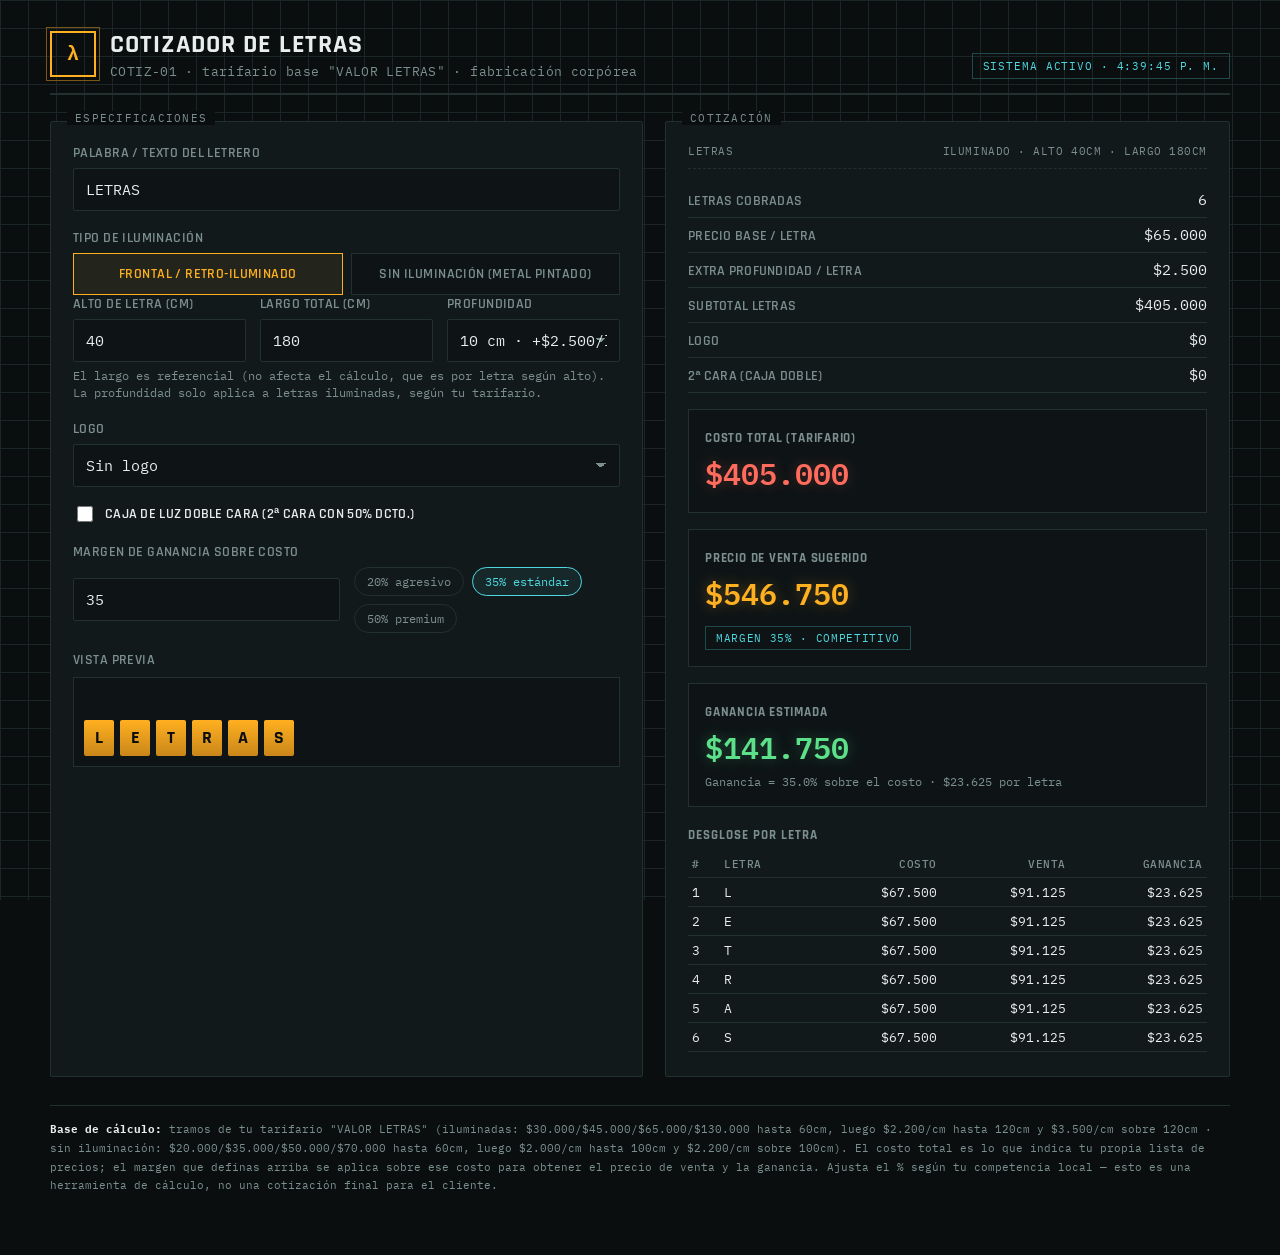
<file: cotiz-letras.html>
<!DOCTYPE html>
<html lang="es-CL">
<head>
<meta charset="UTF-8">
<meta name="viewport" content="width=device-width, initial-scale=1.0">
<title>COTIZ-01 · Cotizador de Letras Corpóreas</title>
<link rel="preconnect" href="https://fonts.googleapis.com">
<link href="https://fonts.googleapis.com/css2?family=Rajdhani:wght@500;600;700&family=IBM+Plex+Mono:wght@400;500;600&family=IBM+Plex+Sans:wght@400;500;600&display=swap" rel="stylesheet">
<style>
  :root{
    --bg:#0a0e0f;
    --panel:#12191b;
    --panel-2:#0e1416;
    --grid:#1c2628;
    --line:#22302f;
    --amber:#ffb020;
    --amber-dim:#7a5719;
    --cyan:#4fd8e0;
    --cyan-dim:#1f4a4d;
    --text:#e9edec;
    --muted:#7c8f8f;
    --cost:#ff6b5d;
    --profit:#5de08a;
    --radius:2px;
  }
  *{box-sizing:border-box;}
  html,body{margin:0;padding:0;}
  body{
    background:
      linear-gradient(var(--grid) 1px, transparent 1px) 0 0/100% 28px,
      linear-gradient(90deg, var(--grid) 1px, transparent 1px) 0 0/28px 100%,
      var(--bg);
    background-attachment:fixed;
    color:var(--text);
    font-family:'IBM Plex Sans', sans-serif;
    min-height:100vh;
    padding:28px 20px 60px;
  }
  .wrap{max-width:1180px;margin:0 auto;}

  /* HEADER */
  header{
    display:flex;justify-content:space-between;align-items:flex-end;
    border-bottom:2px solid var(--line);
    padding-bottom:14px;margin-bottom:26px;flex-wrap:wrap;gap:10px;
  }
  .brand{display:flex;align-items:center;gap:14px;}
  .brand-mark{
    width:46px;height:46px;border:2px solid var(--amber);
    display:flex;align-items:center;justify-content:center;
    font-family:'Rajdhani',sans-serif;font-weight:700;font-size:20px;
    color:var(--amber);position:relative;flex-shrink:0;
  }
  .brand-mark::after{
    content:'';position:absolute;inset:-6px;border:1px solid var(--amber-dim);
  }
  h1{
    font-family:'Rajdhani',sans-serif;font-weight:700;font-size:26px;
    letter-spacing:.04em;margin:0;text-transform:uppercase;
  }
  .sub{color:var(--muted);font-size:12.5px;font-family:'IBM Plex Mono',monospace;letter-spacing:.03em;margin-top:2px;}
  .stamp{
    font-family:'IBM Plex Mono',monospace;font-size:11px;color:var(--cyan);
    border:1px solid var(--cyan-dim);padding:5px 10px;letter-spacing:.08em;
    text-transform:uppercase;
  }

  /* LAYOUT */
  .grid{display:grid;grid-template-columns:1.05fr 1fr;gap:22px;}
  @media(max-width:900px){.grid{grid-template-columns:1fr;}}

  .panel{
    background:var(--panel);
    border:1px solid var(--line);
    border-radius:var(--radius);
    padding:22px 22px 24px;
    position:relative;
  }
  .panel::before{
    content:attr(data-tag);
    position:absolute;top:-11px;left:16px;
    background:var(--bg);padding:0 8px;
    font-family:'IBM Plex Mono',monospace;font-size:10.5px;
    color:var(--muted);letter-spacing:.12em;text-transform:uppercase;
  }

  label{
    display:block;font-family:'Rajdhani',sans-serif;font-weight:600;
    font-size:14px;letter-spacing:.03em;color:var(--muted);
    text-transform:uppercase;margin:18px 0 6px;
  }
  label:first-of-type{margin-top:0;}
  .hint{font-size:11.5px;color:var(--muted);font-family:'IBM Plex Mono',monospace;margin-top:5px;line-height:1.5;}

  input[type=text], input[type=number], select{
    width:100%;background:var(--panel-2);border:1px solid var(--line);
    color:var(--text);padding:11px 12px;font-family:'IBM Plex Mono',monospace;
    font-size:15px;border-radius:var(--radius);
  }
  input:focus, select:focus{outline:none;border-color:var(--amber);}
  select{appearance:none;-webkit-appearance:none;
    background-image:linear-gradient(45deg,transparent 50%,var(--muted) 50%),linear-gradient(135deg,var(--muted) 50%,transparent 50%);
    background-position:calc(100% - 18px) center, calc(100% - 13px) center;
    background-size:5px 5px,5px 5px;background-repeat:no-repeat;
  }
  .row2{display:grid;grid-template-columns:1fr 1fr;gap:14px;}
  .row3{display:grid;grid-template-columns:1fr 1fr 1fr;gap:14px;}

  .toggle-group{display:flex;gap:8px;flex-wrap:wrap;}
  .toggle{
    flex:1;min-width:130px;text-align:center;padding:11px 8px;
    border:1px solid var(--line);background:var(--panel-2);cursor:pointer;
    font-family:'Rajdhani',sans-serif;font-weight:600;font-size:14px;
    letter-spacing:.03em;color:var(--muted);text-transform:uppercase;
    transition:all .12s ease;user-select:none;
  }
  .toggle.active{border-color:var(--amber);color:var(--amber);background:rgba(255,176,32,.07);}

  .chip-row{display:flex;gap:8px;margin-top:8px;flex-wrap:wrap;}
  .chip{
    padding:6px 12px;border:1px solid var(--line);color:var(--muted);
    font-family:'IBM Plex Mono',monospace;font-size:12px;cursor:pointer;
    background:transparent;border-radius:20px;
  }
  .chip.active{border-color:var(--cyan);color:var(--cyan);background:rgba(79,216,224,.08);}

  .checkline{display:flex;align-items:center;gap:9px;margin-top:16px;cursor:pointer;}
  .checkline input{width:16px;height:16px;accent-color:var(--amber);}
  .checkline span{font-family:'Rajdhani',sans-serif;font-weight:600;font-size:14px;color:var(--text);text-transform:uppercase;letter-spacing:.02em;}

  /* LETTER PREVIEW */
  .preview{
    display:flex;align-items:flex-end;gap:6px;flex-wrap:wrap;
    min-height:90px;padding:14px 10px 10px;background:var(--panel-2);
    border:1px solid var(--line);margin-top:8px;
  }
  .letter-tile{
    display:flex;align-items:center;justify-content:center;
    font-family:'Rajdhani',sans-serif;font-weight:700;color:var(--bg);
    background:linear-gradient(180deg,var(--amber),#c9871a);
    min-width:30px;border-radius:2px;
  }
  .preview .empty{color:var(--muted);font-family:'IBM Plex Mono',monospace;font-size:12px;}

  /* READOUT / TICKET */
  .ticket-head{
    font-family:'IBM Plex Mono',monospace;font-size:11px;color:var(--muted);
    display:flex;justify-content:space-between;border-bottom:1px dashed var(--line);
    padding-bottom:10px;margin-bottom:14px;letter-spacing:.05em;
  }
  .line{
    display:flex;justify-content:space-between;align-items:baseline;
    padding:7px 0;border-bottom:1px solid var(--line);font-size:13.5px;
  }
  .line .k{color:var(--muted);font-family:'Rajdhani',sans-serif;font-weight:600;letter-spacing:.02em;text-transform:uppercase;}
  .line .v{font-family:'IBM Plex Mono',monospace;font-size:14.5px;}

  .big-line{
    margin-top:16px;padding:16px;background:var(--panel-2);
    border:1px solid var(--line);
  }
  .big-line .k{font-family:'Rajdhani',sans-serif;font-weight:700;font-size:13px;color:var(--muted);text-transform:uppercase;letter-spacing:.06em;}
  .big-line .v{
    font-family:'IBM Plex Mono',monospace;font-weight:600;font-size:30px;
    display:block;margin-top:4px;
  }
  .v.cost{color:var(--cost);text-shadow:0 0 14px rgba(255,107,93,.25);}
  .v.sale{color:var(--amber);text-shadow:0 0 14px rgba(255,176,32,.3);}
  .v.profit{color:var(--profit);text-shadow:0 0 14px rgba(93,224,138,.3);}

  .badge{
    display:inline-block;margin-top:10px;padding:4px 10px;
    font-family:'IBM Plex Mono',monospace;font-size:11px;letter-spacing:.06em;
    border:1px solid var(--cyan-dim);color:var(--cyan);text-transform:uppercase;
  }

  .breakdown{margin-top:20px;}
  .breakdown-title{font-family:'Rajdhani',sans-serif;font-weight:700;font-size:12.5px;color:var(--muted);text-transform:uppercase;letter-spacing:.08em;margin-bottom:8px;}
  table{width:100%;border-collapse:collapse;font-family:'IBM Plex Mono',monospace;font-size:12.5px;}
  th{text-align:left;color:var(--muted);font-weight:500;padding:6px 4px;border-bottom:1px solid var(--line);font-size:10.5px;letter-spacing:.05em;text-transform:uppercase;}
  td{padding:6px 4px;border-bottom:1px solid var(--line);}
  td.num, th.num{text-align:right;}

  footer{margin-top:28px;color:var(--muted);font-family:'IBM Plex Mono',monospace;font-size:11px;line-height:1.7;border-top:1px solid var(--line);padding-top:14px;}
  footer b{color:var(--text);}
</style>
</head>
<body>
<div class="wrap">

  <header>
    <div class="brand">
      <div class="brand-mark">λ</div>
      <div>
        <h1>Cotizador de Letras</h1>
        <div class="sub">COTIZ-01 · tarifario base "VALOR LETRAS" · fabricación corpórea</div>
      </div>
    </div>
    <div class="stamp" id="clock">SISTEMA ACTIVO</div>
  </header>

  <div class="grid">

    <!-- INPUT PANEL -->
    <div class="panel" data-tag="Especificaciones">

      <label>Palabra / texto del letrero</label>
      <input type="text" id="palabra" placeholder="Ej: FERRETERÍA CENTRAL" value="LETRAS">

      <label>Tipo de iluminación</label>
      <div class="toggle-group">
        <div class="toggle active" data-tipo="ilum">Frontal / Retro-iluminado</div>
        <div class="toggle" data-tipo="noilum">Sin iluminación (metal pintado)</div>
      </div>

      <div class="row3">
        <div>
          <label>Alto de letra (cm)</label>
          <input type="number" id="alto" min="1" value="40">
        </div>
        <div>
          <label>Largo total (cm)</label>
          <input type="number" id="largo" min="1" value="180">
        </div>
        <div>
          <label>Profundidad</label>
          <select id="profundidad">
            <option value="0">— No aplica</option>
            <option value="2500" selected>10 cm · +$2.500/letra</option>
            <option value="2700">12 cm · +$2.700/letra</option>
          </select>
        </div>
      </div>
      <div class="hint" id="hintLargo">El largo es referencial (no afecta el cálculo, que es por letra según alto). La profundidad solo aplica a letras iluminadas, según tu tarifario.</div>

      <label>Logo</label>
      <select id="logo">
        <option value="0">Sin logo</option>
        <option value="3000">Sencillo · hasta 7 cm huincha · $3.000</option>
        <option value="3500">Sencillo · más de 7 cm huincha · $3.500</option>
        <option value="3500c">Complejo · $3.500</option>
      </select>

      <label class="checkline" style="margin-top:16px;" id="dobleCaraWrap">
        <input type="checkbox" id="dobleCara">
        <span>Caja de luz doble cara (2ª cara con 50% dcto.)</span>
      </label>

      <label>Margen de ganancia sobre costo</label>
      <div class="row2" style="align-items:center;">
        <input type="number" id="margen" min="0" value="35">
        <div class="chip-row" style="margin-top:0;">
          <div class="chip" data-m="20">20% agresivo</div>
          <div class="chip active" data-m="35">35% estándar</div>
          <div class="chip" data-m="50">50% premium</div>
        </div>
      </div>

      <label>Vista previa</label>
      <div class="preview" id="preview"></div>

    </div>

    <!-- OUTPUT PANEL -->
    <div class="panel" data-tag="Cotización">

      <div class="ticket-head">
        <span id="ticketWord">—</span>
        <span id="ticketMeta">—</span>
      </div>

      <div class="line"><span class="k">Letras cobradas</span><span class="v" id="outLetras">0</span></div>
      <div class="line"><span class="k">Precio base / letra</span><span class="v" id="outBaseLetra">$0</span></div>
      <div class="line"><span class="k">Extra profundidad / letra</span><span class="v" id="outProf">$0</span></div>
      <div class="line"><span class="k">Subtotal letras</span><span class="v" id="outSubLetras">$0</span></div>
      <div class="line"><span class="k">Logo</span><span class="v" id="outLogo">$0</span></div>
      <div class="line"><span class="k">2ª cara (caja doble)</span><span class="v" id="outDoble">$0</span></div>

      <div class="big-line">
        <span class="k">Costo total (tarifario)</span>
        <span class="v cost" id="outCosto">$0</span>
      </div>
      <div class="big-line">
        <span class="k">Precio de venta sugerido</span>
        <span class="v sale" id="outVenta">$0</span>
        <span class="badge" id="outCompet">—</span>
      </div>
      <div class="big-line">
        <span class="k">Ganancia estimada</span>
        <span class="v profit" id="outGanancia">$0</span>
        <span class="hint" id="outGananciaPct" style="margin-top:8px;">—</span>
      </div>

      <div class="breakdown">
        <div class="breakdown-title">Desglose por letra</div>
        <table>
          <thead><tr><th>#</th><th>Letra</th><th class="num">Costo</th><th class="num">Venta</th><th class="num">Ganancia</th></tr></thead>
          <tbody id="tblBody"></tbody>
        </table>
      </div>

    </div>
  </div>

  <footer>
    <b>Base de cálculo:</b> tramos de tu tarifario "VALOR LETRAS" (iluminadas: $30.000/$45.000/$65.000/$130.000 hasta 60cm, luego $2.200/cm hasta 120cm y $3.500/cm sobre 120cm · sin iluminación: $20.000/$35.000/$50.000/$70.000 hasta 60cm, luego $2.000/cm hasta 100cm y $2.200/cm sobre 100cm). El costo total es lo que indica tu propia lista de precios; el margen que definas arriba se aplica sobre ese costo para obtener el precio de venta y la ganancia. Ajusta el % según tu competencia local — esto es una herramienta de cálculo, no una cotización final para el cliente.
  </footer>

</div>

<script>
const $ = id => document.getElementById(id);
const fmt = n => n.toLocaleString('es-CL', {style:'currency', currency:'CLP', maximumFractionDigits:0});

let tipo = 'ilum';

document.querySelectorAll('.toggle').forEach(t=>{
  t.addEventListener('click', ()=>{
    document.querySelectorAll('.toggle').forEach(x=>x.classList.remove('active'));
    t.classList.add('active');
    tipo = t.dataset.tipo;
    const profSel = $('profundidad');
    const dobleWrap = $('dobleCaraWrap');
    if(tipo==='noilum'){
      profSel.value = '0';
      profSel.disabled = true;
      dobleWrap.style.opacity = .35;
      $('dobleCara').checked = false;
      $('dobleCara').disabled = true;
    } else {
      profSel.disabled = false;
      dobleWrap.style.opacity = 1;
      $('dobleCara').disabled = false;
    }
    calcular();
  });
});

document.querySelectorAll('.chip').forEach(c=>{
  c.addEventListener('click', ()=>{
    document.querySelectorAll('.chip').forEach(x=>x.classList.remove('active'));
    c.classList.add('active');
    $('margen').value = c.dataset.m;
    calcular();
  });
});

function precioBase(alto){
  alto = parseFloat(alto)||0;
  if(tipo==='ilum'){
    if(alto<=20) return 30000;
    if(alto<=30) return 45000;
    if(alto<=40) return 65000;
    if(alto<=60) return 130000;
    if(alto<=120) return alto*2200;
    return alto*3500;
  } else {
    if(alto<=20) return 20000;
    if(alto<=30) return 35000;
    if(alto<=40) return 50000;
    if(alto<=60) return 70000;
    if(alto<=100) return alto*2000;
    return alto*2200;
  }
}

function logoValor(sel){
  if(sel==='3500c') return 3500;
  return parseFloat(sel)||0;
}

function competitividad(m){
  if(m < 25) return 'AGRESIVO';
  if(m <= 45) return 'COMPETITIVO';
  return 'PREMIUM';
}

function calcular(){
  const palabra = $('palabra').value || '';
  const letras = palabra.replace(/\s/g,'').split('');
  const n = letras.length;
  const alto = parseFloat($('alto').value)||0;
  const largo = parseFloat($('largo').value)||0;
  const prof = tipo==='ilum' ? (parseFloat($('profundidad').value)||0) : 0;
  const logoExtra = logoValor($('logo').value);
  const margen = parseFloat($('margen').value)||0;
  const dobleCara = tipo==='ilum' && $('dobleCara').checked;

  const baseLetra = precioBase(alto);
  const costoLetra = baseLetra + prof;
  const subLetras = costoLetra * n;
  const extraSegundaCara = dobleCara ? subLetras * 0.5 : 0;

  const costoTotal = subLetras + logoExtra + extraSegundaCara;
  const ventaTotal = costoTotal * (1 + margen/100);
  const ganancia = ventaTotal - costoTotal;

  $('ticketWord').textContent = (palabra || '—').toUpperCase();
  $('ticketMeta').textContent = `${tipo==='ilum' ? 'ILUMINADO' : 'SIN ILUM.'} · ALTO ${alto}CM · LARGO ${largo}CM`;

  $('outLetras').textContent = n;
  $('outBaseLetra').textContent = fmt(baseLetra);
  $('outProf').textContent = fmt(prof);
  $('outSubLetras').textContent = fmt(subLetras);
  $('outLogo').textContent = fmt(logoExtra);
  $('outDoble').textContent = fmt(extraSegundaCara);

  $('outCosto').textContent = fmt(costoTotal);
  $('outVenta').textContent = fmt(ventaTotal);
  $('outGanancia').textContent = fmt(ganancia);
  $('outCompet').textContent = `MARGEN ${margen}% · ${competitividad(margen)}`;
  $('outGananciaPct').textContent = costoTotal > 0
    ? `Ganancia = ${((ganancia/costoTotal)*100).toFixed(1)}% sobre el costo · ${fmt(n? ganancia/n : 0)} por letra`
    : '—';

  // preview tiles
  const preview = $('preview');
  preview.innerHTML = '';
  if(n===0){
    preview.innerHTML = '<span class="empty">Escribe una palabra para ver la vista previa</span>';
  } else {
    const h = Math.max(28, Math.min(70, alto*0.9));
    letras.forEach(ch=>{
      const tile = document.createElement('div');
      tile.className = 'letter-tile';
      tile.textContent = ch.toUpperCase();
      tile.style.height = h + 'px';
      tile.style.fontSize = (h*0.5) + 'px';
      tile.style.padding = '0 6px';
      preview.appendChild(tile);
    });
  }

  // per-letter table
  const tbody = $('tblBody');
  tbody.innerHTML = '';
  const ventaLetra = costoLetra * (1 + margen/100);
  const ganLetra = ventaLetra - costoLetra;
  letras.forEach((ch,i)=>{
    const tr = document.createElement('tr');
    tr.innerHTML = `<td>${i+1}</td><td>${ch.toUpperCase()}</td><td class="num">${fmt(costoLetra)}</td><td class="num">${fmt(ventaLetra)}</td><td class="num">${fmt(ganLetra)}</td>`;
    tbody.appendChild(tr);
  });
  if(logoExtra>0 || extraSegundaCara>0){
    const tr = document.createElement('tr');
    const extraCosto = logoExtra + extraSegundaCara;
    const extraVenta = extraCosto * (1+margen/100);
    tr.innerHTML = `<td>+</td><td>Logo / 2ª cara</td><td class="num">${fmt(extraCosto)}</td><td class="num">${fmt(extraVenta)}</td><td class="num">${fmt(extraVenta-extraCosto)}</td>`;
    tbody.appendChild(tr);
  }
}

['palabra','alto','largo','profundidad','logo','margen'].forEach(id=>{
  $(id).addEventListener('input', calcular);
  $(id).addEventListener('change', calcular);
});
$('dobleCara').addEventListener('change', calcular);

calcular();

function tick(){
  const d = new Date();
  $('clock').textContent = 'SISTEMA ACTIVO · ' + d.toLocaleTimeString('es-CL');
}
tick();
setInterval(tick, 1000);
</script>
</body>
</html>
</file>
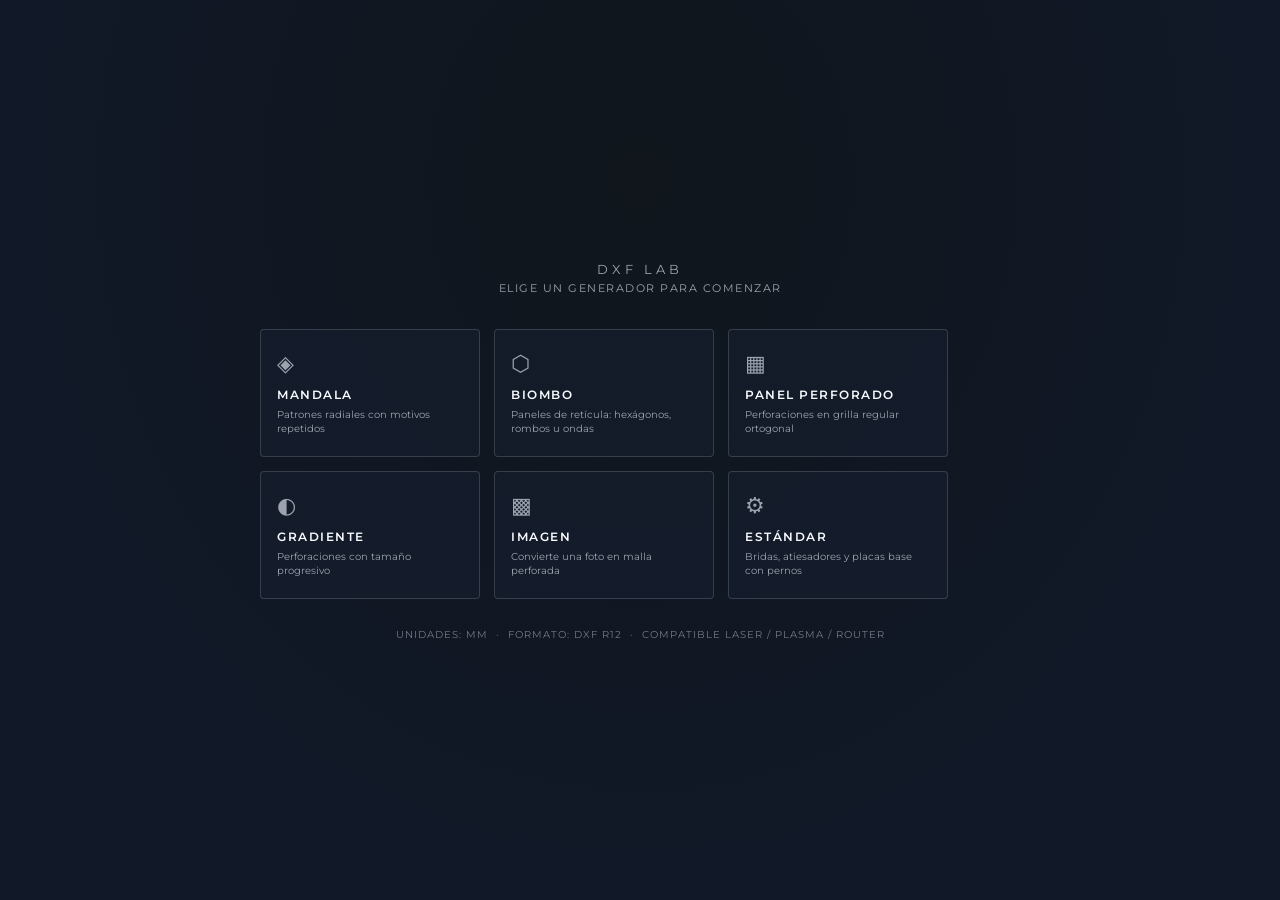
<file: dxf-lab.html>
<!DOCTYPE html>
<html lang="es">
<head>
<meta charset="UTF-8">
<meta name="viewport" content="width=device-width, initial-scale=1.0">
<title>DXF LAB — Generador CNC</title>
<style>
  :root{
    --bg: #0a0d10;
    --bg2: #0f1318;
    --panel: #12171d;
    --line: #1f2a33;
    --cyan: #4fd8e8;
    --cyan-dim: #2a6b74;
    --amber: #ffb454;
    --text: #cfe3e8;
    --text-dim: #6f8891;
    --danger: #ff6b6b;
    --mono: 'JetBrains Mono','Consolas','SF Mono',monospace;
  }
  *{box-sizing:border-box;}
  html,body{margin:0;padding:0;height:100%;background:var(--bg);color:var(--text);font-family:var(--mono);}
  body{display:flex;flex-direction:column;height:100vh;overflow:hidden;}

  header{
    display:flex;align-items:center;justify-content:space-between;
    padding:10px 18px;border-bottom:1px solid var(--line);
    background:linear-gradient(180deg,#10151b,#0c1015);
    flex-shrink:0;
  }
  .brand{display:flex;align-items:center;gap:10px;}
  .brand h1{font-size:14px;letter-spacing:3px;margin:0;color:var(--cyan);font-weight:600;}
  .brand span{font-size:10px;color:var(--text-dim);letter-spacing:1px;}
  .status{font-size:10px;color:var(--text-dim);letter-spacing:1px;text-align:right;line-height:1.5;}
  .status b{color:var(--amber);}

  .layout{flex:1;display:flex;min-height:0;}

  /* ===================== LAUNCHER (pantalla de inicio) ===================== */
  #launcher{
    position:fixed;inset:0;z-index:50;
    background:radial-gradient(ellipse at 50% 20%, #10161c 0%, var(--bg) 70%);
    display:flex;flex-direction:column;align-items:center;justify-content:center;
    padding:40px 24px;overflow-y:auto;
  }
  #launcher .lh1{font-size:13px;letter-spacing:4px;color:var(--cyan);margin:0 0 4px;text-align:center;}
  #launcher .lsub{font-size:11px;letter-spacing:1.5px;color:var(--text-dim);margin:0 0 34px;text-align:center;}
  .launcher-grid{
    display:grid;grid-template-columns:repeat(3,minmax(0,220px));gap:14px;
    width:100%;max-width:760px;
  }
  .launch-btn{
    background:var(--panel);border:1px solid var(--line);border-radius:4px;
    padding:20px 16px;text-align:left;cursor:pointer;color:var(--text);
    font-family:var(--mono);transition:border-color .15s,transform .15s,background .15s;
  }
  .launch-btn:hover{border-color:var(--cyan-dim);background:#151b22;transform:translateY(-2px);}
  .launch-btn .lb-icon{font-size:22px;color:var(--cyan);display:block;margin-bottom:10px;}
  .launch-btn .lb-name{font-size:12px;letter-spacing:1.5px;font-weight:600;display:block;margin-bottom:6px;}
  .launch-btn .lb-desc{font-size:10px;color:var(--text-dim);line-height:1.4;display:block;}
  .launcher-foot{margin-top:30px;font-size:9.5px;color:var(--text-dim);letter-spacing:1px;text-align:center;opacity:.7;}
  button.iconbtn.launcher-open{margin-right:4px;}

  @media (max-width:860px){
    .launcher-grid{grid-template-columns:repeat(2,1fr);max-width:480px;}
    #launcher .lh1{font-size:12px;letter-spacing:3px;}
    .launch-btn{padding:16px 12px;}
    .launch-btn .lb-icon{font-size:19px;margin-bottom:8px;}
    .launch-btn .lb-name{font-size:10.5px;}
    .launch-btn .lb-desc{font-size:9px;}
  }
  .sidebar{
    width:360px;flex-shrink:0;background:var(--panel);
    border-right:1px solid var(--line);overflow-y:auto;
    padding:0 0 24px 0;
  }
  .main{flex:1;display:flex;flex-direction:column;min-width:0;background:
    radial-gradient(circle at 50% 40%, #0d1116 0%, #090b0e 100%);
  }

  .tabs{display:flex;border-bottom:1px solid var(--line);}
  .tab{
    flex:1;padding:12px 4px;text-align:center;font-size:10px;letter-spacing:1.5px;
    color:var(--text-dim);cursor:pointer;border-bottom:2px solid transparent;
    background:var(--bg2);user-select:none;
  }
  .tab:hover{color:var(--text);}
  .tab.active{color:var(--cyan);border-bottom-color:var(--cyan);background:var(--panel);}

  .group{padding:16px 18px;border-bottom:1px solid var(--line);}
  .group.alter{background:#0d1a1c;}
  .group h3{
    font-size:10px;letter-spacing:2px;color:var(--amber);margin:0 0 12px 0;
    font-weight:600;display:flex;align-items:center;gap:6px;
  }
  .group.alter h3{color:var(--cyan);}
  .field{margin-bottom:12px;}
  .field label{
    display:flex;justify-content:space-between;align-items:center;font-size:10.5px;color:var(--text-dim);
    margin-bottom:5px;letter-spacing:.3px;gap:8px;
  }
  .field label span.txt{flex:1;}
  input.val{
    width:60px;background:var(--bg2);border:1px solid var(--line);color:var(--cyan);
    font-family:var(--mono);font-size:11px;text-align:right;border-radius:3px;
    padding:3px 5px;font-variant-numeric:tabular-nums;
  }
  input.val:focus{outline:none;border-color:var(--cyan);}
  .unit{color:var(--text-dim);font-size:10px;}
  input[type=range]{
    width:100%;accent-color:var(--cyan);height:4px;background:var(--line);
    -webkit-appearance:none;appearance:none;border-radius:2px;
  }
  input[type=range]::-webkit-slider-thumb{
    -webkit-appearance:none;width:12px;height:12px;border-radius:50%;
    background:var(--cyan);cursor:pointer;box-shadow:0 0 6px var(--cyan);
  }
  select, input[type=number].wide{
    width:100%;background:var(--bg2);border:1px solid var(--line);color:var(--text);
    padding:7px 8px;font-family:var(--mono);font-size:11.5px;border-radius:3px;
  }
  select:focus{outline:none;border-color:var(--cyan-dim);}
  .row2{display:flex;gap:8px;}
  .row2 .field{flex:1;}
  .chk{display:flex;align-items:center;gap:8px;font-size:11px;color:var(--text-dim);margin-bottom:10px;cursor:pointer;}
  .chk input{accent-color:var(--cyan);}
  .seedrow{display:flex;gap:8px;align-items:center;margin-top:4px;}
  .seedrow input.wide{flex:1;}
  .dice{
    background:var(--bg2);border:1px solid var(--line);color:var(--cyan);
    width:34px;height:32px;border-radius:3px;cursor:pointer;font-size:14px;flex-shrink:0;
  }
  .dice:hover{border-color:var(--cyan);}
  .hint{font-size:9.5px;color:var(--text-dim);margin-top:8px;line-height:1.5;opacity:.8;}

  .canvas-wrap{flex:1;position:relative;min-height:0;touch-action:none;overflow:hidden;}
  canvas{display:block;width:100%;height:100%;}
  .zoomhint{
    position:absolute;bottom:10px;left:10px;font-size:9px;letter-spacing:.5px;
    color:var(--text-dim);opacity:.6;pointer-events:none;line-height:1.4;
  }

  .footer{
    display:flex;align-items:center;justify-content:space-between;
    padding:10px 18px;border-top:1px solid var(--line);background:var(--bg2);
    flex-shrink:0;flex-wrap:wrap;gap:10px;
  }
  .stats{display:flex;gap:22px;font-size:10.5px;color:var(--text-dim);flex-wrap:wrap;}
  .stats b{color:var(--cyan);display:block;font-size:13px;font-variant-numeric:tabular-nums;}
  .stats div{line-height:1.3;}
  .actions{display:flex;gap:10px;flex-wrap:wrap;}
  button.export{
    background:var(--cyan);color:#031014;border:none;padding:10px 20px;
    font-family:var(--mono);font-weight:700;font-size:11px;letter-spacing:1.5px;
    border-radius:3px;cursor:pointer;
  }
  button.export:hover{background:#6fe4f0;}
  button.ghost{
    background:transparent;color:var(--text-dim);border:1px solid var(--line);
    padding:10px 14px;font-family:var(--mono);font-size:11px;letter-spacing:1px;
    border-radius:3px;cursor:pointer;
  }
  button.ghost:hover{color:var(--text);border-color:var(--cyan-dim);}
  button.iconbtn{
    background:transparent;color:var(--text-dim);border:1px solid var(--line);
    width:36px;height:36px;font-size:14px;border-radius:3px;cursor:pointer;flex-shrink:0;
  }
  button.iconbtn:hover{color:var(--cyan);border-color:var(--cyan-dim);}

  ::-webkit-scrollbar{width:8px;}
  ::-webkit-scrollbar-track{background:var(--bg2);}
  ::-webkit-scrollbar-thumb{background:var(--line);border-radius:4px;}

  /* ===================== MÓVIL ===================== */
  @media (max-width: 860px){
    header{padding:8px 12px;}
    .brand h1{font-size:12px;letter-spacing:2px;}
    .brand span{display:none;}
    .status{font-size:8.5px;line-height:1.4;}

    .layout{flex-direction:column;}
    .main{order:1;flex:1 1 auto;min-height:0;}
    .canvas-wrap{min-height:0;}
    .sidebar{
      order:2;width:100%;flex-shrink:0;
      height:44vh;max-height:420px;
      border-right:none;border-top:1px solid var(--line);
    }
    .tabs{position:sticky;top:0;z-index:2;flex-wrap:wrap;}
    .tab{flex:1 1 33.33%;font-size:9px;padding:10px 2px;}

    .footer{padding:8px 12px;gap:8px;}
    .stats{gap:14px;font-size:9.5px;order:2;width:100%;justify-content:space-between;}
    .actions{order:1;width:100%;justify-content:stretch;}
    .actions button{flex:1;}
    button.export{padding:12px 10px;font-size:10.5px;}
    button.ghost{padding:12px 8px;font-size:10px;}
  }
</style>
<link rel="stylesheet" href="theme.css">
</head>
<body>

<div id="launcher">
  <div class="lh1">DXF LAB</div>
  <div class="lsub">ELIGE UN GENERADOR PARA COMENZAR</div>
  <div class="launcher-grid">
    <button class="launch-btn" data-tab="mandala">
      <span class="lb-icon">◈</span>
      <span class="lb-name">MANDALA</span>
      <span class="lb-desc">Patrones radiales con motivos repetidos</span>
    </button>
    <button class="launch-btn" data-tab="biombo">
      <span class="lb-icon">⬡</span>
      <span class="lb-name">BIOMBO</span>
      <span class="lb-desc">Paneles de retícula: hexágonos, rombos u ondas</span>
    </button>
    <button class="launch-btn" data-tab="perforado">
      <span class="lb-icon">▦</span>
      <span class="lb-name">PANEL PERFORADO</span>
      <span class="lb-desc">Perforaciones en grilla regular ortogonal</span>
    </button>
    <button class="launch-btn" data-tab="gradiente">
      <span class="lb-icon">◐</span>
      <span class="lb-name">GRADIENTE</span>
      <span class="lb-desc">Perforaciones con tamaño progresivo</span>
    </button>
    <button class="launch-btn" data-tab="imagen">
      <span class="lb-icon">▩</span>
      <span class="lb-name">IMAGEN</span>
      <span class="lb-desc">Convierte una foto en malla perforada</span>
    </button>
    <button class="launch-btn" data-tab="estandar">
      <span class="lb-icon">⚙</span>
      <span class="lb-name">ESTÁNDAR</span>
      <span class="lb-desc">Bridas, atiesadores y placas base con pernos</span>
    </button>
  </div>
  <div class="launcher-foot">UNIDADES: MM &nbsp;·&nbsp; FORMATO: DXF R12 &nbsp;·&nbsp; COMPATIBLE LASER / PLASMA / ROUTER</div>
</div>

<header>
  <div class="brand">
    <button class="iconbtn launcher-open" id="btn-launcher" title="Elegir generador">▦</button>
    <h1>DXF LAB</h1>
    <span>GENERADOR PARAMÉTRICO // CORTE CNC</span>
  </div>
  <div class="status">
    LASER · PLASMA · ROUTER · CO₂ <b>· COMPATIBLE</b><br>
    UNIDADES: MM &nbsp;·&nbsp; FORMATO: DXF R12
  </div>
</header>

<div class="layout">
  <div class="sidebar">
    <div class="tabs">
      <div class="tab active" data-tab="mandala">MANDALA</div>
      <div class="tab" data-tab="biombo">BIOMBO</div>
      <div class="tab" data-tab="perforado">PANEL</div>
      <div class="tab" data-tab="gradiente">GRADIENTE</div>
      <div class="tab" data-tab="imagen">IMAGEN</div>
      <div class="tab" data-tab="estandar">ESTÁNDAR</div>
    </div>

    <!-- MANDALA -->
    <div class="panel-controls" id="ctrl-mandala">
      <div class="group">
        <h3>Geometría base</h3>
        <div class="field">
          <label><span class="txt">Diámetro exterior</span><input class="val" id="v-m_d" type="number"><span class="unit">mm</span></label>
          <input type="range" id="m_d" min="50" max="2000" value="400" step="10">
        </div>
        <div class="field">
          <label><span class="txt">Radio interior (vacío central)</span><input class="val" id="v-m_ir" type="number"><span class="unit">%</span></label>
          <input type="range" id="m_ir" min="0" max="70" value="15" step="1">
        </div>
        <label class="chk"><input type="checkbox" id="m_hole" checked> Hueco central (montaje / eje)</label>
        <div class="field" id="wrap-m_holed">
          <label><span class="txt">Diámetro hueco central</span><input class="val" id="v-m_holed" type="number"><span class="unit">mm</span></label>
          <input type="range" id="m_holed" min="3" max="100" value="12" step="1">
        </div>
        <label class="chk"><input type="checkbox" id="m_outer" checked> Circunferencia exterior (aro de corte)</label>
      </div>

      <div class="group">
        <h3>Patrón radial</h3>
        <div class="field">
          <label><span class="txt">Anillos</span><input class="val" id="v-m_rings" type="number"></label>
          <input type="range" id="m_rings" min="1" max="12" value="4" step="1">
        </div>
        <div class="field">
          <label><span class="txt">Repeticiones por vuelta</span><input class="val" id="v-m_n" type="number"></label>
          <input type="range" id="m_n" min="3" max="72" value="12" step="1">
        </div>
        <div class="field">
          <label><span class="txt">Motivo</span></label>
          <select id="m_motif">
            <option value="petal">Pétalo</option>
            <option value="diamond">Diamante</option>
            <option value="gota">Gota</option>
            <option value="linea">Línea radial</option>
            <option value="arco">Arco tangente</option>
          </select>
        </div>
        <div class="field">
          <label><span class="txt">Tamaño motivo</span><input class="val" id="v-m_size" type="number"><span class="unit">%</span></label>
          <input type="range" id="m_size" min="20" max="150" value="85" step="1">
        </div>
        <div class="field">
          <label><span class="txt">Proporción (ancho/largo)</span><input class="val" id="v-m_aspect" type="number"><span class="unit">%</span></label>
          <input type="range" id="m_aspect" min="10" max="100" value="45" step="1">
        </div>
        <div class="field">
          <label><span class="txt">Ahusado entre anillos</span></label>
          <select id="m_taper">
            <option value="none">Uniforme</option>
            <option value="out">Crece hacia afuera</option>
            <option value="in">Crece hacia el centro</option>
          </select>
        </div>
        <label class="chk"><input type="checkbox" id="m_alt" checked> Alternar anillos (offset 50%)</label>
      </div>

      <div class="group alter">
        <h3>⟡ Alteración orgánica</h3>
        <div class="field">
          <label><span class="txt">Ruido de ángulo</span><input class="val" id="v-m_jangle" type="number"><span class="unit">°</span></label>
          <input type="range" id="m_jangle" min="0" max="30" value="0" step="1">
        </div>
        <div class="field">
          <label><span class="txt">Ruido de tamaño</span><input class="val" id="v-m_jsize" type="number"><span class="unit">%</span></label>
          <input type="range" id="m_jsize" min="0" max="60" value="0" step="1">
        </div>
        <div class="field">
          <label><span class="txt">Ruido de radio</span><input class="val" id="v-m_jrad" type="number"><span class="unit">mm</span></label>
          <input type="range" id="m_jrad" min="0" max="40" value="0" step="1">
        </div>
        <div class="field">
          <label><span class="txt">Omitir motivos al azar</span><input class="val" id="v-m_skip" type="number"><span class="unit">%</span></label>
          <input type="range" id="m_skip" min="0" max="70" value="0" step="1">
        </div>
        <div class="seedrow">
          <input class="wide" id="m_seed" type="number" value="42">
          <button class="dice" data-seed="m_seed" title="Nueva semilla">🎲</button>
        </div>
        <div class="hint">La semilla fija el resultado del azar: misma semilla + mismos parámetros = mismo DXF, siempre reproducible.</div>
      </div>
    </div>

    <!-- BIOMBO -->
    <div class="panel-controls" id="ctrl-biombo" style="display:none">
      <div class="group">
        <h3>Panel</h3>
        <div class="row2">
          <div class="field"><label><span class="txt">Ancho</span><input class="val" id="v-b_w" type="number"><span class="unit">mm</span></label>
            <input type="range" id="b_w" min="100" max="3000" value="600" step="10"></div>
          <div class="field"><label><span class="txt">Alto</span><input class="val" id="v-b_h" type="number"><span class="unit">mm</span></label>
            <input type="range" id="b_h" min="100" max="3000" value="1800" step="10"></div>
        </div>
        <div class="field">
          <label><span class="txt">Margen / marco sólido</span><input class="val" id="v-b_margin" type="number"><span class="unit">mm</span></label>
          <input type="range" id="b_margin" min="0" max="200" value="40" step="2">
        </div>
        <label class="chk"><input type="checkbox" id="b_frame" checked> Incluir contorno de panel en el corte</label>
      </div>
      <div class="group">
        <h3>Patrón de calado</h3>
        <div class="field">
          <label><span class="txt">Tipo</span></label>
          <select id="b_type">
            <option value="hex">Retícula hexagonal</option>
            <option value="diamond">Retícula de rombos</option>
            <option value="wave">Lamas onduladas</option>
          </select>
        </div>
        <div class="field">
          <label><span class="txt">Tamaño de celda</span><input class="val" id="v-b_cell" type="number"><span class="unit">mm</span></label>
          <input type="range" id="b_cell" min="10" max="200" value="45" step="1">
        </div>
        <div class="field" id="wrap-b_gap">
          <label><span class="txt">Puente entre celdas</span><input class="val" id="v-b_gap" type="number"><span class="unit">mm</span></label>
          <input type="range" id="b_gap" min="1" max="50" value="8" step="1">
        </div>
        <div class="field" id="wrap-b_amp" style="display:none">
          <label><span class="txt">Amplitud de onda</span><input class="val" id="v-b_amp" type="number"><span class="unit">mm</span></label>
          <input type="range" id="b_amp" min="0" max="100" value="18" step="1">
        </div>
        <div class="field" id="wrap-b_wl" style="display:none">
          <label><span class="txt">Longitud de onda</span><input class="val" id="v-b_wl" type="number"><span class="unit">mm</span></label>
          <input type="range" id="b_wl" min="40" max="600" value="180" step="10">
        </div>
      </div>

      <div class="group alter">
        <h3>⟡ Alteración orgánica</h3>
        <div class="field">
          <label><span class="txt">Ruido de tamaño / celda</span><input class="val" id="v-b_jsize" type="number"><span class="unit">%</span></label>
          <input type="range" id="b_jsize" min="0" max="60" value="0" step="1">
        </div>
        <div class="field">
          <label><span class="txt">Ruido de posición</span><input class="val" id="v-b_jpos" type="number"><span class="unit">mm</span></label>
          <input type="range" id="b_jpos" min="0" max="30" value="0" step="1">
        </div>
        <div class="field">
          <label><span class="txt">Omitir celdas al azar</span><input class="val" id="v-b_skip" type="number"><span class="unit">%</span></label>
          <input type="range" id="b_skip" min="0" max="70" value="0" step="1">
        </div>
        <div class="seedrow">
          <input class="wide" id="b_seed" type="number" value="42">
          <button class="dice" data-seed="b_seed" title="Nueva semilla">🎲</button>
        </div>
        <div class="hint">En lamas onduladas, "omitir" salta filas completas y "posición" desfasa cada fila verticalmente.</div>
      </div>
    </div>

    <!-- PANEL PERFORADO -->
    <div class="panel-controls" id="ctrl-perforado" style="display:none">
      <div class="group">
        <h3>Panel</h3>
        <div class="row2">
          <div class="field"><label><span class="txt">Ancho</span><input class="val" id="v-p_w" type="number"><span class="unit">mm</span></label>
            <input type="range" id="p_w" min="50" max="3000" value="600" step="10"></div>
          <div class="field"><label><span class="txt">Alto</span><input class="val" id="v-p_h" type="number"><span class="unit">mm</span></label>
            <input type="range" id="p_h" min="50" max="3000" value="400" step="10"></div>
        </div>
        <div class="field">
          <label><span class="txt">Margen</span><input class="val" id="v-p_margin" type="number"><span class="unit">mm</span></label>
          <input type="range" id="p_margin" min="0" max="150" value="20" step="1">
        </div>
        <label class="chk"><input type="checkbox" id="p_frame" checked> Incluir contorno de panel en el corte</label>
      </div>
      <div class="group">
        <h3>Perforado</h3>
        <div class="field">
          <label><span class="txt">Forma</span></label>
          <select id="p_shape">
            <option value="circle">Círculo</option>
            <option value="square">Cuadrado</option>
            <option value="diamond">Rombo</option>
            <option value="hex">Hexágono</option>
          </select>
        </div>
        <div class="field">
          <label><span class="txt">Tamaño de perforación</span><input class="val" id="v-p_size" type="number"><span class="unit">mm</span></label>
          <input type="range" id="p_size" min="2" max="150" value="10" step="1">
        </div>
        <div class="field">
          <label><span class="txt">Paso (pitch)</span><input class="val" id="v-p_pitch" type="number"><span class="unit">mm</span></label>
          <input type="range" id="p_pitch" min="4" max="300" value="18" step="1">
        </div>
        <label class="chk"><input type="checkbox" id="p_stagger" checked> Filas alternadas (trabado)</label>
      </div>

      <div class="group alter">
        <h3>⟡ Alteración orgánica</h3>
        <div class="field">
          <label><span class="txt">Ruido de tamaño</span><input class="val" id="v-p_jsize" type="number"><span class="unit">%</span></label>
          <input type="range" id="p_jsize" min="0" max="60" value="0" step="1">
        </div>
        <div class="field">
          <label><span class="txt">Ruido de posición</span><input class="val" id="v-p_jpos" type="number"><span class="unit">mm</span></label>
          <input type="range" id="p_jpos" min="0" max="30" value="0" step="1">
        </div>
        <div class="field">
          <label><span class="txt">Omitir perforaciones al azar</span><input class="val" id="v-p_skip" type="number"><span class="unit">%</span></label>
          <input type="range" id="p_skip" min="0" max="70" value="0" step="1">
        </div>
        <div class="seedrow">
          <input class="wide" id="p_seed" type="number" value="42">
          <button class="dice" data-seed="p_seed" title="Nueva semilla">🎲</button>
        </div>
      </div>
    </div>

    <!-- GRADIENTE -->
    <div class="panel-controls" id="ctrl-gradiente" style="display:none">
      <div class="group">
        <h3>Panel</h3>
        <div class="row2">
          <div class="field"><label><span class="txt">Ancho</span><input class="val" id="v-g_w" type="number"><span class="unit">mm</span></label>
            <input type="range" id="g_w" min="50" max="3000" value="600" step="10"></div>
          <div class="field"><label><span class="txt">Alto</span><input class="val" id="v-g_h" type="number"><span class="unit">mm</span></label>
            <input type="range" id="g_h" min="50" max="3000" value="400" step="10"></div>
        </div>
        <div class="field">
          <label><span class="txt">Margen</span><input class="val" id="v-g_margin" type="number"><span class="unit">mm</span></label>
          <input type="range" id="g_margin" min="0" max="150" value="20" step="1">
        </div>
        <label class="chk"><input type="checkbox" id="g_frame" checked> Incluir contorno de panel en el corte</label>
      </div>
      <div class="group">
        <h3>Campo de gradiente</h3>
        <div class="field">
          <label><span class="txt">Forma</span></label>
          <select id="g_shape">
            <option value="circle">Círculo</option>
            <option value="square">Cuadrado</option>
            <option value="diamond">Rombo</option>
          </select>
        </div>
        <div class="field">
          <label><span class="txt">Modo</span></label>
          <select id="g_mode">
            <option value="linear">Lineal</option>
            <option value="radial">Radial</option>
          </select>
        </div>
        <div class="field" id="wrap-g_angle">
          <label><span class="txt">Ángulo</span><input class="val" id="v-g_angle" type="number"><span class="unit">°</span></label>
          <input type="range" id="g_angle" min="0" max="180" value="0" step="5">
        </div>
        <div class="field">
          <label><span class="txt">Paso (pitch)</span><input class="val" id="v-g_pitch" type="number"><span class="unit">mm</span></label>
          <input type="range" id="g_pitch" min="4" max="200" value="16" step="1">
        </div>
        <div class="row2">
          <div class="field"><label><span class="txt">Ø mín</span><input class="val" id="v-g_min" type="number"><span class="unit">mm</span></label>
            <input type="range" id="g_min" min="0.5" max="100" value="2" step="0.5"></div>
          <div class="field"><label><span class="txt">Ø máx</span><input class="val" id="v-g_max" type="number"><span class="unit">mm</span></label>
            <input type="range" id="g_max" min="1" max="150" value="13" step="0.5"></div>
        </div>
        <div class="field">
          <label><span class="txt">Curva (gamma)</span><input class="val" id="v-g_gamma" type="number"></label>
          <input type="range" id="g_gamma" min="0.2" max="3" value="1" step="0.1">
        </div>
        <label class="chk"><input type="checkbox" id="g_invert"> Invertir gradiente</label>
        <label class="chk"><input type="checkbox" id="g_stagger" checked> Filas alternadas (trabado)</label>
      </div>

      <div class="group alter">
        <h3>⟡ Alteración orgánica</h3>
        <div class="field">
          <label><span class="txt">Ruido de tamaño</span><input class="val" id="v-g_jsize" type="number"><span class="unit">%</span></label>
          <input type="range" id="g_jsize" min="0" max="60" value="0" step="1">
        </div>
        <div class="field">
          <label><span class="txt">Ruido de posición</span><input class="val" id="v-g_jpos" type="number"><span class="unit">mm</span></label>
          <input type="range" id="g_jpos" min="0" max="30" value="0" step="1">
        </div>
        <div class="field">
          <label><span class="txt">Omitir perforaciones al azar</span><input class="val" id="v-g_skip" type="number"><span class="unit">%</span></label>
          <input type="range" id="g_skip" min="0" max="70" value="0" step="1">
        </div>
        <div class="seedrow">
          <input class="wide" id="g_seed" type="number" value="42">
          <button class="dice" data-seed="g_seed" title="Nueva semilla">🎲</button>
        </div>
      </div>
    </div>

    <!-- IMAGEN A MALLA PERFORADA -->
    <div class="panel-controls" id="ctrl-imagen" style="display:none">
      <div class="group">
        <h3>Imagen de origen</h3>
        <input type="file" id="i_file" accept="image/*" class="wide" style="margin-bottom:10px;">
        <div id="i_preview_wrap" style="display:none;border:1px solid var(--line);border-radius:3px;overflow:hidden;margin-bottom:8px;">
          <canvas id="i_preview" style="width:100%;display:block;image-rendering:pixelated;"></canvas>
        </div>
        <div class="hint" id="i_status">Sube un retrato, logo o foto de buen contraste. Entre más nítida la imagen, mejor sale el mallado.</div>
      </div>

      <div class="group">
        <h3>Panel</h3>
        <div class="row2">
          <div class="field"><label><span class="txt">Ancho</span><input class="val" id="v-i_w" type="number"><span class="unit">mm</span></label>
            <input type="range" id="i_w" min="50" max="3000" value="500" step="10"></div>
          <div class="field"><label><span class="txt">Alto</span><input class="val" id="v-i_h" type="number"><span class="unit">mm</span></label>
            <input type="range" id="i_h" min="50" max="3000" value="500" step="10"></div>
        </div>
        <button class="ghost" id="i_matchaspect" style="width:100%;margin-bottom:12px;">⇄ Ajustar alto a proporción de la imagen</button>
        <div class="field">
          <label><span class="txt">Margen</span><input class="val" id="v-i_margin" type="number"><span class="unit">mm</span></label>
          <input type="range" id="i_margin" min="0" max="150" value="15" step="1">
        </div>
        <label class="chk"><input type="checkbox" id="i_frame" checked> Incluir contorno de panel en el corte</label>
      </div>

      <div class="group">
        <h3>Conversión a mallado</h3>
        <div class="field">
          <label><span class="txt">Modo</span></label>
          <select id="i_mode">
            <option value="halftone">Halftone (gradiente de tamaño)</option>
            <option value="stencil">Stencil (silueta binaria)</option>
          </select>
        </div>
        <div class="field">
          <label><span class="txt">Forma</span></label>
          <select id="i_shape">
            <option value="circle">Círculo</option>
            <option value="square">Cuadrado</option>
            <option value="diamond">Rombo</option>
          </select>
        </div>
        <div class="field">
          <label><span class="txt">Paso (pitch)</span><input class="val" id="v-i_pitch" type="number"><span class="unit">mm</span></label>
          <input type="range" id="i_pitch" min="2" max="80" value="6" step="0.5">
        </div>
        <div class="row2" id="wrap-i_minmax">
          <div class="field"><label><span class="txt">Ø mín</span><input class="val" id="v-i_min" type="number"><span class="unit">mm</span></label>
            <input type="range" id="i_min" min="0.3" max="60" value="0.8" step="0.1"></div>
          <div class="field"><label><span class="txt">Ø máx</span><input class="val" id="v-i_max" type="number"><span class="unit">mm</span></label>
            <input type="range" id="i_max" min="1" max="80" value="5.5" step="0.1"></div>
        </div>
        <div class="field" id="wrap-i_fixed" style="display:none">
          <label><span class="txt">Ø perforación</span><input class="val" id="v-i_fixed" type="number"><span class="unit">mm</span></label>
          <input type="range" id="i_fixed" min="0.5" max="60" value="4" step="0.5">
        </div>
        <div class="field">
          <label><span class="txt">Umbral (blanco/negro)</span><input class="val" id="v-i_threshold" type="number"><span class="unit">%</span></label>
          <input type="range" id="i_threshold" min="0" max="100" value="50" step="1">
        </div>
        <div class="field">
          <label><span class="txt">Curva (gamma)</span><input class="val" id="v-i_gamma" type="number"></label>
          <input type="range" id="i_gamma" min="0.2" max="3" value="1" step="0.1">
        </div>
        <label class="chk"><input type="checkbox" id="i_invert"> Invertir tonos (negativo)</label>
        <label class="chk"><input type="checkbox" id="i_stagger" checked> Filas alternadas (trabado)</label>
        <label class="chk"><input type="checkbox" id="i_bg" checked> Ignorar fondo claro (no perforar blancos)</label>
        <div class="hint">Halftone: el tamaño de cada perforación sigue el tono de la imagen (más oscuro = más grande, por defecto). Stencil: agujero de tamaño fijo solo donde el tono supera el umbral — ideal para siluetas/logos de un solo trazo.</div>
      </div>

      <div class="group alter">
        <h3>⟡ Alteración orgánica</h3>
        <div class="field">
          <label><span class="txt">Ruido de tamaño</span><input class="val" id="v-i_jsize" type="number"><span class="unit">%</span></label>
          <input type="range" id="i_jsize" min="0" max="60" value="0" step="1">
        </div>
        <div class="field">
          <label><span class="txt">Ruido de posición</span><input class="val" id="v-i_jpos" type="number"><span class="unit">mm</span></label>
          <input type="range" id="i_jpos" min="0" max="30" value="0" step="1">
        </div>
        <div class="field">
          <label><span class="txt">Omitir al azar</span><input class="val" id="v-i_skip" type="number"><span class="unit">%</span></label>
          <input type="range" id="i_skip" min="0" max="70" value="0" step="1">
        </div>
        <div class="seedrow">
          <input class="wide" id="i_seed" type="number" value="42">
          <button class="dice" data-seed="i_seed" title="Nueva semilla">🎲</button>
        </div>
      </div>
    </div>

    <!-- PIEZAS ESTÁNDAR: bridas, atiesadores, placas -->
    <div class="panel-controls" id="ctrl-estandar" style="display:none">
      <div class="group">
        <h3>Tipo de pieza</h3>
        <div class="field">
          <select id="e_type">
            <option value="brida">Brida circular (flange)</option>
            <option value="atiesador">Atiesador / cartela</option>
            <option value="placa">Placa base con pernos</option>
          </select>
        </div>
      </div>

      <!-- BRIDA -->
      <div id="wrap-e-brida">
        <div class="group">
          <h3>Brida circular</h3>
          <div class="field">
            <label><span class="txt">Diámetro exterior</span><input class="val" id="v-e_b_od" type="number"><span class="unit">mm</span></label>
            <input type="range" id="e_b_od" min="50" max="1500" value="200" step="5">
          </div>
          <label class="chk"><input type="checkbox" id="e_b_bore" checked> Perforación central (bore)</label>
          <div class="field" id="wrap-e_b_bored">
            <label><span class="txt">Ø bore central</span><input class="val" id="v-e_b_bored" type="number"><span class="unit">mm</span></label>
            <input type="range" id="e_b_bored" min="5" max="500" value="50" step="1">
          </div>
          <label class="chk"><input type="checkbox" id="e_b_outer" checked> Contorno exterior (círculo de corte)</label>
        </div>
        <div class="group">
          <h3>Círculo de pernos (BCD)</h3>
          <div class="field">
            <label><span class="txt">Ø circunferencia de pernos</span><input class="val" id="v-e_b_bcd" type="number"><span class="unit">mm</span></label>
            <input type="range" id="e_b_bcd" min="40" max="1400" value="160" step="2">
          </div>
          <div class="field">
            <label><span class="txt">Cantidad de pernos</span><input class="val" id="v-e_b_n" type="number"></label>
            <input type="range" id="e_b_n" min="3" max="24" value="8" step="1">
          </div>
          <div class="field">
            <label><span class="txt">Ø perforación de pernos</span><input class="val" id="v-e_b_hd" type="number"><span class="unit">mm</span></label>
            <input type="range" id="e_b_hd" min="3" max="50" value="12" step="1">
          </div>
          <div class="field">
            <label><span class="txt">Rotación del patrón</span><input class="val" id="v-e_b_rot" type="number"><span class="unit">°</span></label>
            <input type="range" id="e_b_rot" min="0" max="360" value="0" step="1">
          </div>
          <div class="hint">Cotas paramétricas de referencia. Para bridas de presión, verifica siempre Ø, BCD, cantidad y Ø de pernos contra la norma aplicable (ASME B16.5, DIN, NCh) antes de fabricar.</div>
        </div>
      </div>

      <!-- ATIESADOR / CARTELA -->
      <div id="wrap-e-atiesador" style="display:none">
        <div class="group">
          <h3>Atiesador / cartela</h3>
          <div class="row2">
            <div class="field"><label><span class="txt">Cateto base</span><input class="val" id="v-e_a_w" type="number"><span class="unit">mm</span></label>
              <input type="range" id="e_a_w" min="30" max="1000" value="150" step="5"></div>
            <div class="field"><label><span class="txt">Cateto altura</span><input class="val" id="v-e_a_h" type="number"><span class="unit">mm</span></label>
              <input type="range" id="e_a_h" min="30" max="1000" value="150" step="5"></div>
          </div>
          <div class="field">
            <label><span class="txt">Achaflanado vértice recto</span><input class="val" id="v-e_a_clipa" type="number"><span class="unit">mm</span></label>
            <input type="range" id="e_a_clipa" min="0" max="100" value="10" step="1">
          </div>
          <div class="field">
            <label><span class="txt">Achaflanado vértices agudos</span><input class="val" id="v-e_a_clip2" type="number"><span class="unit">mm</span></label>
            <input type="range" id="e_a_clip2" min="0" max="150" value="20" step="1">
          </div>
        </div>
        <div class="group">
          <h3>Perforaciones de fijación</h3>
          <label class="chk"><input type="checkbox" id="e_a_holes" checked> Agregar perforaciones en los catetos</label>
          <div id="wrap-e_a_holefields">
            <div class="field">
              <label><span class="txt">Perforaciones por cateto</span><input class="val" id="v-e_a_hn" type="number"></label>
              <input type="range" id="e_a_hn" min="1" max="10" value="2" step="1">
            </div>
            <div class="field">
              <label><span class="txt">Ø perforación</span><input class="val" id="v-e_a_hd" type="number"><span class="unit">mm</span></label>
              <input type="range" id="e_a_hd" min="3" max="30" value="10" step="1">
            </div>
            <div class="field">
              <label><span class="txt">Distancia al borde</span><input class="val" id="v-e_a_hedge" type="number"><span class="unit">mm</span></label>
              <input type="range" id="e_a_hedge" min="5" max="60" value="20" step="1">
            </div>
          </div>
          <div class="hint">El vértice recto queda en el origen (esquina que suele soldarse a la unión); los catetos son los bordes de fijación. El achaflanado evita puntas vivas y facilita el acceso de soldadura.</div>
        </div>
      </div>

      <!-- PLACA BASE -->
      <div id="wrap-e-placa" style="display:none">
        <div class="group">
          <h3>Placa base</h3>
          <div class="row2">
            <div class="field"><label><span class="txt">Ancho</span><input class="val" id="v-e_p_w" type="number"><span class="unit">mm</span></label>
              <input type="range" id="e_p_w" min="40" max="2000" value="200" step="5"></div>
            <div class="field"><label><span class="txt">Alto</span><input class="val" id="v-e_p_h" type="number"><span class="unit">mm</span></label>
              <input type="range" id="e_p_h" min="40" max="2000" value="200" step="5"></div>
          </div>
          <div class="field">
            <label><span class="txt">Radio de esquina</span><input class="val" id="v-e_p_corner" type="number"><span class="unit">mm</span></label>
            <input type="range" id="e_p_corner" min="0" max="100" value="10" step="1">
          </div>
          <label class="chk"><input type="checkbox" id="e_p_frame" checked> Incluir contorno de placa en el corte</label>
        </div>
        <div class="group">
          <h3>Patrón de pernos</h3>
          <div class="field">
            <label><span class="txt">Distancia perforación-borde</span><input class="val" id="v-e_p_edge" type="number"><span class="unit">mm</span></label>
            <input type="range" id="e_p_edge" min="5" max="100" value="20" step="1">
          </div>
          <div class="field">
            <label><span class="txt">Ø perforación de pernos</span><input class="val" id="v-e_p_hd" type="number"><span class="unit">mm</span></label>
            <input type="range" id="e_p_hd" min="3" max="40" value="12" step="1">
          </div>
          <label class="chk"><input type="checkbox" id="e_p_extra"> Grilla intermedia (más de 4 pernos)</label>
          <div class="row2" id="wrap-e_p_grid" style="display:none">
            <div class="field"><label><span class="txt">Perforaciones en X</span><input class="val" id="v-e_p_nx" type="number"></label>
              <input type="range" id="e_p_nx" min="2" max="10" value="2" step="1"></div>
            <div class="field"><label><span class="txt">Perforaciones en Y</span><input class="val" id="v-e_p_ny" type="number"></label>
              <input type="range" id="e_p_ny" min="2" max="10" value="2" step="1"></div>
          </div>
          <label class="chk"><input type="checkbox" id="e_p_center"> Perforación central</label>
          <div class="field" id="wrap-e_p_cd" style="display:none">
            <label><span class="txt">Ø perforación central</span><input class="val" id="v-e_p_cd" type="number"><span class="unit">mm</span></label>
            <input type="range" id="e_p_cd" min="3" max="200" value="30" step="1">
          </div>
        </div>
      </div>
    </div>
  </div>

  <div class="main">
    <div class="canvas-wrap">
      <canvas id="cv"></canvas>
      <div class="zoomhint">PELLIZCO: ZOOM &nbsp;·&nbsp; 1 DEDO: PANEO &nbsp;·&nbsp; DOBLE TAP: AJUSTAR</div>
    </div>
    <div class="footer">
      <div class="stats">
        <div>ENTIDADES<b id="s-count">0</b></div>
        <div>LONG. DE CORTE<b id="s-length">0 mm</b></div>
        <div>ÁREA PANEL<b id="s-area">0 × 0 mm</b></div>
        <div>CAPAS<b>CORTE / CONTORNO</b></div>
      </div>
      <div class="actions">
        <button class="iconbtn" id="btn-fit" title="Ajustar vista">⤢</button>
        <button class="ghost" id="btn-random">↻ Variación aleatoria (estructura + ruido)</button>
        <button class="export" id="btn-export">⬇ DESCARGAR DXF</button>
      </div>
    </div>
  </div>
</div>

<script>
/* =========================================================
   RNG CON SEMILLA (reproducible)
   ========================================================= */
function mulberry32(seed){
  let a = seed >>> 0;
  return function(){
    a |= 0; a = (a + 0x6D2B79F5) | 0;
    let t = Math.imul(a ^ a>>>15, 1 | a);
    t = (t + Math.imul(t ^ t>>>7, 61 | t)) ^ t;
    return ((t ^ t>>>14) >>> 0) / 4294967296;
  };
}
function jitterVal(rng){ return rng()*2-1; } // -1..1

/* =========================================================
   UTILIDADES GEOMÉTRICAS
   ========================================================= */
const D2R = Math.PI/180;

function rot(x,y,deg){
  const a = deg*D2R, c=Math.cos(a), s=Math.sin(a);
  return [x*c - y*s, x*s + y*c];
}
function placeLocal(cx,cy,angleDeg,radial,localX,localY){
  const a = angleDeg*D2R, c=Math.cos(a), s=Math.sin(a);
  const rx = radial + localX, ry = localY;
  return [cx + rx*c - ry*s, cy + rx*s + ry*c];
}

function polygonPoints(shape, size, cx, cy, rotation=0, rng=null){
  const pts = [];
  if(shape==='circle'){
    const r=size/2, n=32;
    for(let i=0;i<n;i++){ const a=i/n*360; const [x,y]=rot(r,0,a+rotation); pts.push([cx+x,cy+y]); }
  } else if(shape==='square'){
    const h=size/2;
    [[-h,-h],[h,-h],[h,h],[-h,h]].forEach(([x,y])=>{ const [rx,ry]=rot(x,y,rotation); pts.push([cx+rx,cy+ry]); });
  } else if(shape==='diamond'){
    const h=size/2;
    [[0,h],[h,0],[0,-h],[-h,0]].forEach(([x,y])=>{ const [rx,ry]=rot(x,y,rotation); pts.push([cx+rx,cy+ry]); });
  } else if(shape==='hex'){
    const r=size/2;
    for(let k=0;k<6;k++){ const a=60*k+30+rotation; const [x,y]=rot(r,0,a); pts.push([cx+x,cy+y]); }
  }
  return pts;
}

/* =========================================================
   GENERADORES DE PATRÓN
   ========================================================= */

function genMandala(p){
  const ents = [];
  const rng = mulberry32(p.seed);
  const D = p.d, R = D/2;
  const innerR = R * (p.ir/100);
  const outerR = R;
  const ringGap = p.rings>0 ? (outerR-innerR)/p.rings : 0;

  for(let ri=0; ri<p.rings; ri++){
    const ringR = innerR + ringGap*(ri+0.5);
    let sizeFactor = 1;
    if(p.taper==='out') sizeFactor = 0.5 + 0.9*(ri/Math.max(1,p.rings-1));
    if(p.taper==='in')  sizeFactor = 0.5 + 0.9*(1 - ri/Math.max(1,p.rings-1));
    const baseL = ringGap * (p.size/100) * sizeFactor;
    const offset = (p.alt && ri%2===1) ? (180/p.n) : 0;

    for(let k=0;k<p.n;k++){
      if(p.skip>0 && rng()*100 < p.skip) continue;
      const angle = k*(360/p.n) + offset + jitterVal(rng)*p.jangle;
      const ringRj = ringR + jitterVal(rng)*p.jrad;
      const sizeJ = 1 + jitterVal(rng)*(p.jsize/100);
      const L = baseL * sizeJ;
      const W = L * (p.aspect/100);

      if(p.motif==='linea'){
        const [x1,y1] = placeLocal(R,R,angle, ringRj-L/2, 0,0);
        const [x2,y2] = placeLocal(R,R,angle, ringRj+L/2, 0,0);
        ents.push({type:'line',layer:'CORTE',x1,y1,x2,y2});
      } else if(p.motif==='arco'){
        const [cx,cy] = placeLocal(R,R,angle, ringRj, 0,0);
        const span = Math.min(150, 360/p.n*0.8);
        ents.push({type:'arc',layer:'CORTE',cx,cy,r:L/2,a1:angle+90-span/2,a2:angle+90+span/2});
      } else {
        let pts;
        if(p.motif==='petal'){
          pts=[];
          const n=14;
          for(let i=0;i<=n;i++){ const t=i/n; pts.push([t*L, (W/2)*Math.sin(Math.PI*t)]); }
          for(let i=n;i>=0;i--){ const t=i/n; pts.push([t*L, -(W/2)*Math.sin(Math.PI*t)]); }
        } else if(p.motif==='diamond'){
          pts=[[0,0],[L*0.5,W/2],[L,0],[L*0.5,-W/2]];
        } else { // gota
          pts=[];
          const n=14;
          for(let i=0;i<=n;i++){ const t=i/n; pts.push([t*L, (W/2)*Math.sin(Math.PI*t)*t]); }
          for(let i=n;i>=0;i--){ const t=i/n; pts.push([t*L, -(W/2)*Math.sin(Math.PI*t)*t]); }
        }
        const world = pts.map(([lx,ly])=>placeLocal(R,R,angle, ringRj-L/2, lx, ly));
        ents.push({type:'poly',layer:'CORTE',pts:world,closed:true});
      }
    }
  }

  if(p.hole && p.holed>0){
    ents.push({type:'circle',layer:'CORTE',cx:R,cy:R,r:p.holed/2});
  }
  if(p.outer){
    ents.push({type:'circle',layer:'CONTORNO',cx:R,cy:R,r:outerR});
  }
  return {entities:ents, bbox:{w:D,h:D}};
}

function genBiombo(p){
  const ents = [];
  const rng = mulberry32(p.seed);
  const W=p.w, H=p.h, m=p.margin;
  const x0=m, x1=W-m, y0=m, y1=H-m;

  if(p.type==='hex' || p.type==='diamond'){
    const r = p.cell/2;
    const rr0 = Math.max(1, r - p.gap/2);
    const dx = p.type==='hex' ? r*Math.sqrt(3) : p.cell;
    const dy = p.type==='hex' ? r*1.5 : p.cell;
    let row=0;
    for(let cy=y0+r; cy<=y1-r; cy+=dy, row++){
      const rowOffset = (row%2===1) ? dx/2 : 0;
      for(let cx=x0+r+rowOffset; cx<=x1-r; cx+=dx){
        if(p.skip>0 && rng()*100 < p.skip) continue;
        const jx = cx + jitterVal(rng)*p.jpos;
        const jy = cy + jitterVal(rng)*p.jpos;
        const rr = rr0 * (1 + jitterVal(rng)*(p.jsize/100));
        ents.push({type:'poly',layer:'CORTE',pts:polygonPoints(p.type,Math.max(1,rr)*2,jx,jy),closed:true});
      }
    }
  } else if(p.type==='wave'){
    const rowPitch = p.cell;
    const baseSlotW = Math.max(2, p.cell - p.gap);
    let row=0;
    for(let cy=y0+rowPitch/2; cy<=y1-rowPitch/2; cy+=rowPitch, row++){
      if(p.skip>0 && rng()*100 < p.skip) continue;
      const rowY = cy + jitterVal(rng)*p.jpos;
      const slotW = Math.max(1.5, baseSlotW * (1 + jitterVal(rng)*(p.jsize/100)));
      const phase = (row%2===1) ? Math.PI : 0;
      const top=[], bottom=[];
      const steps = Math.max(8, Math.round((x1-x0)/6));
      for(let i=0;i<=steps;i++){
        const x = x0 + (x1-x0)*i/steps;
        const wobble = p.amp * Math.sin(2*Math.PI*x/p.wl + phase);
        top.push([x, rowY + slotW/2 + wobble]);
      }
      for(let i=steps;i>=0;i--){
        const x = x0 + (x1-x0)*i/steps;
        const wobble = p.amp * Math.sin(2*Math.PI*x/p.wl + phase);
        bottom.push([x, rowY - slotW/2 + wobble]);
      }
      ents.push({type:'poly',layer:'CORTE',pts:top.concat(bottom),closed:true});
    }
  }

  if(p.frame){
    ents.push({type:'poly',layer:'CONTORNO',pts:[[0,0],[W,0],[W,H],[0,H]],closed:true});
  }
  return {entities:ents, bbox:{w:W,h:H}};
}

function genPerforado(p){
  const ents=[];
  const rng = mulberry32(p.seed);
  const W=p.w,H=p.h,m=p.margin;
  const x0=m,x1=W-m,y0=m,y1=H-m;
  let row=0;
  for(let cy=y0+p.pitch/2; cy<=y1-p.pitch/2 || (y1-y0)<p.pitch; cy+=p.pitch, row++){
    if(cy>y1) break;
    const offset = (p.stagger && row%2===1) ? p.pitch/2 : 0;
    for(let cx=x0+p.pitch/2+offset; cx<=x1-p.pitch/2 || false; cx+=p.pitch){
      if(cx>x1) break;
      if(p.skip>0 && rng()*100 < p.skip) continue;
      const jx = cx + jitterVal(rng)*p.jpos;
      const jy = cy + jitterVal(rng)*p.jpos;
      const size = Math.max(0.3, p.size * (1 + jitterVal(rng)*(p.jsize/100)));
      if(p.shape==='circle'){
        ents.push({type:'circle',layer:'CORTE',cx:jx,cy:jy,r:size/2});
      } else {
        ents.push({type:'poly',layer:'CORTE',pts:polygonPoints(p.shape,size,jx,jy,0,rng),closed:true});
      }
    }
  }
  if(p.frame){
    ents.push({type:'poly',layer:'CONTORNO',pts:[[0,0],[W,0],[W,H],[0,H]],closed:true});
  }
  return {entities:ents, bbox:{w:W,h:H}};
}

function genGradiente(p){
  const ents=[];
  const rng = mulberry32(p.seed);
  const W=p.w,H=p.h,m=p.margin;
  const x0=m,x1=W-m,y0=m,y1=H-m;
  const cx0=W/2, cy0=H/2;
  const a = p.angle*D2R, dirx=Math.cos(a), diry=Math.sin(a);
  const corners=[[0,0],[W,0],[W,H],[0,H]];
  let projMin=Infinity, projMax=-Infinity;
  corners.forEach(([x,y])=>{ const pr=(x-cx0)*dirx+(y-cy0)*diry; projMin=Math.min(projMin,pr); projMax=Math.max(projMax,pr); });
  const maxDist = Math.hypot(W/2,H/2);

  let row=0;
  for(let cy=y0+p.pitch/2; cy<=y1-p.pitch/2 || (y1-y0)<p.pitch; cy+=p.pitch, row++){
    if(cy>y1) break;
    const offset = (p.stagger && row%2===1) ? p.pitch/2 : 0;
    for(let cx=x0+p.pitch/2+offset; cx<=x1-p.pitch/2 || false; cx+=p.pitch){
      if(cx>x1) break;
      if(p.skip>0 && rng()*100 < p.skip) continue;
      let t;
      if(p.mode==='radial'){
        t = Math.hypot(cx-cx0, cy-cy0) / maxDist;
      } else {
        const pr = (cx-cx0)*dirx + (cy-cy0)*diry;
        t = (pr - projMin) / (projMax - projMin || 1);
      }
      t = Math.min(1, Math.max(0, t));
      if(p.invert) t = 1-t;
      t = Math.pow(t, p.gamma);
      let size = p.min + t*(p.max-p.min);
      size *= (1 + jitterVal(rng)*(p.jsize/100));
      const jx = cx + jitterVal(rng)*p.jpos;
      const jy = cy + jitterVal(rng)*p.jpos;
      if(size < 0.3) continue;
      if(p.shape==='circle'){
        ents.push({type:'circle',layer:'CORTE',cx:jx,cy:jy,r:size/2});
      } else {
        ents.push({type:'poly',layer:'CORTE',pts:polygonPoints(p.shape,size,jx,jy,0,rng),closed:true});
      }
    }
  }
  if(p.frame){
    ents.push({type:'poly',layer:'CONTORNO',pts:[[0,0],[W,0],[W,H],[0,H]],closed:true});
  }
  return {entities:ents, bbox:{w:W,h:H}};
}

/* =========================================================
   IMAGEN -> MALLA PERFORADA
   ========================================================= */
let sourceImage = null; // {width,height,data:Uint8ClampedArray}

function loadImageFile(file){
  const reader = new FileReader();
  reader.onload = (ev)=>{
    const img = new Image();
    img.onload = ()=>{
      const maxDim = 600;
      const scale = Math.min(1, maxDim / Math.max(img.width, img.height));
      const w = Math.max(1, Math.round(img.width*scale));
      const h = Math.max(1, Math.round(img.height*scale));
      const off = document.createElement('canvas');
      off.width = w; off.height = h;
      const octx = off.getContext('2d');
      octx.drawImage(img, 0, 0, w, h);
      const data = octx.getImageData(0,0,w,h).data;
      sourceImage = {width:w, height:h, data, aspect: img.width/img.height};

      const prevWrap = document.getElementById('i_preview_wrap');
      const prev = document.getElementById('i_preview');
      prev.width = w; prev.height = h;
      prev.getContext('2d').drawImage(off, 0, 0);
      prevWrap.style.display = 'block';
      document.getElementById('i_status').textContent =
        `Imagen cargada: ${img.width}×${img.height}px. Ajusta pitch y umbral según el nivel de detalle que necesites.`;

      if(activeTab==='imagen') regenerate();
    };
    img.src = ev.target.result;
  };
  reader.readAsDataURL(file);
}

function sampleLuminance(u, v){
  // u,v en [0,1], origen (0,0) abajo-izquierda como el panel DXF
  if(!sourceImage) return 1;
  const px = Math.min(sourceImage.width-1, Math.max(0, Math.floor(u*sourceImage.width)));
  const py = Math.min(sourceImage.height-1, Math.max(0, Math.floor((1-v)*sourceImage.height)));
  const idx = (py*sourceImage.width + px)*4;
  const r = sourceImage.data[idx], g = sourceImage.data[idx+1], b = sourceImage.data[idx+2];
  return (0.299*r + 0.587*g + 0.114*b) / 255; // 0=negro, 1=blanco
}

function genImagen(p){
  const ents=[];
  if(!sourceImage){
    if(p.frame) ents.push({type:'poly',layer:'CONTORNO',pts:[[0,0],[p.w,0],[p.w,p.h],[0,p.h]],closed:true});
    return {entities:ents, bbox:{w:p.w,h:p.h}};
  }
  const rng = mulberry32(p.seed);
  const W=p.w,H=p.h,m=p.margin;
  const x0=m,x1=W-m,y0=m,y1=H-m;
  const thr = p.threshold/100;

  let row=0;
  for(let cy=y0+p.pitch/2; cy<=y1-p.pitch/2 || (y1-y0)<p.pitch; cy+=p.pitch, row++){
    if(cy>y1) break;
    const offset = (p.stagger && row%2===1) ? p.pitch/2 : 0;
    for(let cx=x0+p.pitch/2+offset; cx<=x1-p.pitch/2 || false; cx+=p.pitch){
      if(cx>x1) break;
      if(p.skip>0 && rng()*100 < p.skip) continue;

      const u = (cx-x0)/(x1-x0 || 1);
      const v = (cy-y0)/(y1-y0 || 1);
      let lum = sampleLuminance(u,v); // 0 negro .. 1 blanco
      let tone = p.invert ? lum : (1-lum); // tone: 0 claro .. 1 oscuro

      if(p.bg && tone < (1-thr)*0.15) continue; // fondo muy claro, no perforar

      let size;
      if(p.mode==='stencil'){
        if(tone < thr) continue;
        size = p.fixed;
      } else {
        let t = Math.pow(Math.min(1,Math.max(0,tone)), p.gamma);
        size = p.min + t*(p.max-p.min);
      }
      size *= (1 + jitterVal(rng)*(p.jsize/100));
      const jx = cx + jitterVal(rng)*p.jpos;
      const jy = cy + jitterVal(rng)*p.jpos;
      if(size < 0.25) continue;

      if(p.shape==='circle'){
        ents.push({type:'circle',layer:'CORTE',cx:jx,cy:jy,r:size/2});
      } else {
        ents.push({type:'poly',layer:'CORTE',pts:polygonPoints(p.shape,size,jx,jy,0,rng),closed:true});
      }
    }
  }
  if(p.frame){
    ents.push({type:'poly',layer:'CONTORNO',pts:[[0,0],[W,0],[W,H],[0,H]],closed:true});
  }
  return {entities:ents, bbox:{w:W,h:H}};
}

/* =========================================================
   ESCRITURA DXF (ASCII R12)
   ========================================================= */
/* =========================================================
   PIEZAS ESTÁNDAR: bridas, atiesadores, placas
   ========================================================= */
function roundedRectPoints(w, h, r){
  r = Math.max(0, Math.min(r, w/2, h/2));
  if(r<=0.01) return [[0,0],[w,0],[w,h],[0,h]];
  const pts = [];
  const seg = 8;
  const corners = [
    {cx:w-r, cy:r,   a0:270, a1:360}, // inferior derecha
    {cx:w-r, cy:h-r, a0:0,   a1:90},  // superior derecha
    {cx:r,   cy:h-r, a0:90,  a1:180}, // superior izquierda
    {cx:r,   cy:r,   a0:180, a1:270}, // inferior izquierda
  ];
  corners.forEach(c=>{
    for(let i=0;i<=seg;i++){
      const a = c.a0 + (c.a1-c.a0)*i/seg;
      pts.push([c.cx + r*Math.cos(a*D2R), c.cy + r*Math.sin(a*D2R)]);
    }
  });
  return pts;
}

function genBrida(p){
  const ents = [];
  const R = p.od/2;
  if(p.bore && p.bored>0){
    ents.push({type:'circle',layer:'CORTE',cx:R,cy:R,r:p.bored/2});
  }
  const bcr = p.bcd/2;
  for(let i=0;i<p.n;i++){
    const angle = p.rot + i*(360/p.n);
    const cx = R + bcr*Math.cos(angle*D2R);
    const cy = R + bcr*Math.sin(angle*D2R);
    ents.push({type:'circle',layer:'CORTE',cx,cy,r:p.b_hd/2});
  }
  if(p.outer){
    ents.push({type:'circle',layer:'CONTORNO',cx:R,cy:R,r:R});
  }
  return {entities:ents, bbox:{w:p.od,h:p.od}};
}

function genAtiesador(p){
  const ents = [];
  const w=p.a_w, h=p.a_h;
  const clipA = Math.min(p.clipa, w*0.9, h*0.9);
  const Lhyp = Math.hypot(w,h);
  const ux = -w/Lhyp, uy = h/Lhyp; // unidad de B(w,0) hacia C(0,h)
  const clip2 = Math.min(p.clip2, Lhyp*0.45);
  const B = [w,0], C = [0,h];
  const Bc = [B[0]+ux*clip2, B[1]+uy*clip2];
  const Cc = [C[0]-ux*clip2, C[1]-uy*clip2];
  const outline = [
    [clipA,0], [Math.max(clipA,w-clip2),0], Bc, Cc,
    [0,Math.max(clipA,h-clip2)], [0,clipA]
  ];
  ents.push({type:'poly',layer:'CORTE',pts:outline,closed:true});

  if(p.holes){
    const n = p.hn, e = p.hedge;
    // perforaciones en el cateto base (paralelo a X, offset e en Y)
    const x0 = clipA + e, x1 = Math.max(clipA,w-clip2) - e;
    for(let i=0;i<n;i++){
      const t = n===1 ? 0.5 : i/(n-1);
      const x = x0 + (x1-x0)*t;
      if(x>0 && x<w) ents.push({type:'circle',layer:'CORTE',cx:x,cy:e,r:p.a_hd/2});
    }
    // perforaciones en el cateto altura (paralelo a Y, offset e en X)
    const y0 = clipA + e, y1 = Math.max(clipA,h-clip2) - e;
    for(let i=0;i<n;i++){
      const t = n===1 ? 0.5 : i/(n-1);
      const y = y0 + (y1-y0)*t;
      if(y>0 && y<h) ents.push({type:'circle',layer:'CORTE',cx:e,cy:y,r:p.a_hd/2});
    }
  }
  return {entities:ents, bbox:{w,h}};
}

function genPlaca(p){
  const ents = [];
  const W=p.p_w, H=p.p_h, e=p.edge;
  if(p.frame){
    ents.push({type:'poly',layer:'CONTORNO',pts:roundedRectPoints(W,H,p.corner),closed:true});
  }
  const nx = p.extra ? Math.max(2,p.nx) : 2;
  const ny = p.extra ? Math.max(2,p.ny) : 2;
  for(let iy=0; iy<ny; iy++){
    const y = ny===1 ? H/2 : e + (H-2*e)*iy/(ny-1);
    for(let ix=0; ix<nx; ix++){
      const x = nx===1 ? W/2 : e + (W-2*e)*ix/(nx-1);
      ents.push({type:'circle',layer:'CORTE',cx:x,cy:y,r:p.p_hd/2});
    }
  }
  if(p.center && p.cd>0){
    ents.push({type:'circle',layer:'CORTE',cx:W/2,cy:H/2,r:p.cd/2});
  }
  return {entities:ents, bbox:{w:W,h:H}};
}

function genEstandar(p){
  if(p.type==='brida') return genBrida(p);
  if(p.type==='atiesador') return genAtiesador(p);
  return genPlaca(p);
}

function num(n){ return Number(n).toFixed(4); }

function entityToDXF(e){
  const L=[];
  if(e.type==='line'){
    L.push('0','LINE','8',e.layer,'10',num(e.x1),'20',num(e.y1),'30','0','11',num(e.x2),'21',num(e.y2),'31','0');
  } else if(e.type==='circle'){
    L.push('0','CIRCLE','8',e.layer,'10',num(e.cx),'20',num(e.cy),'30','0','40',num(e.r));
  } else if(e.type==='arc'){
    L.push('0','ARC','8',e.layer,'10',num(e.cx),'20',num(e.cy),'30','0','40',num(e.r),'50',num(e.a1),'51',num(e.a2));
  } else if(e.type==='poly'){
    // POLYLINE clásico (no LWPOLYLINE): compatible con cualquier lector DXF, sin
    // requerir marcadores de subclase (100 AcDbPolyline) que muchos parsers exigen.
    L.push('0','POLYLINE','8',e.layer,'66','1','70',e.closed?'1':'0');
    e.pts.forEach(([x,y])=>{
      L.push('0','VERTEX','8',e.layer,'10',num(x),'20',num(y),'30','0');
    });
    L.push('0','SEQEND','8',e.layer);
  }
  return L.join('\n');
}

function generateDXF(entities){
  const header = [
    '0','SECTION','2','HEADER',
    '9','$ACADVER','1','AC1009',
    '9','$INSUNITS','70','4',
    '9','$MEASUREMENT','70','1',
    '0','ENDSEC'
  ].join('\n');

  const tables = [
    '0','SECTION','2','TABLES',
    '0','TABLE','2','LAYER','70','2',
    '0','LAYER','2','CORTE','70','0','62','4','6','CONTINUOUS',
    '0','LAYER','2','CONTORNO','70','0','62','30','6','CONTINUOUS',
    '0','ENDTAB',
    '0','ENDSEC'
  ].join('\n');

  const bodyParts = entities.map(entityToDXF).filter(Boolean);
  const entSecParts = ['0','SECTION','2','ENTITIES', ...bodyParts, '0','ENDSEC'];
  const entSec = entSecParts.join('\n');

  const full = [header, tables, entSec, '0','EOF'].join('\n');
  return full.replace(/\r?\n/g, '\r\n'); // CRLF: máxima compatibilidad con lectores CAD estrictos
}

/* =========================================================
   LONGITUD DE CORTE ESTIMADA
   ========================================================= */
function entityLength(e){
  if(e.type==='line') return Math.hypot(e.x2-e.x1, e.y2-e.y1);
  if(e.type==='circle') return 2*Math.PI*e.r;
  if(e.type==='arc') return e.r*Math.abs(e.a2-e.a1)*D2R;
  if(e.type==='poly'){
    let s=0;
    for(let i=0;i<e.pts.length-1;i++) s+=Math.hypot(e.pts[i+1][0]-e.pts[i][0], e.pts[i+1][1]-e.pts[i][1]);
    if(e.closed) s+=Math.hypot(e.pts[0][0]-e.pts[e.pts.length-1][0], e.pts[0][1]-e.pts[e.pts.length-1][1]);
    return s;
  }
  return 0;
}

/* =========================================================
   RENDER CANVAS
   ========================================================= */
const cv = document.getElementById('cv');
const ctx = cv.getContext('2d');

function resizeCanvas(){
  const rect = cv.parentElement.getBoundingClientRect();
  cv.width = rect.width * devicePixelRatio;
  cv.height = rect.height * devicePixelRatio;
  cv.style.width = rect.width+'px';
  cv.style.height = rect.height+'px';
  ctx.setTransform(devicePixelRatio,0,0,devicePixelRatio,0,0);
  draw();
}
window.addEventListener('resize', resizeCanvas);

let current = {entities:[], bbox:{w:100,h:100}};

/* ---- estado de vista: zoom (multiplicador sobre el ajuste automático) y paneo en px ---- */
let view = {scale:1, panX:0, panY:0};
function resetView(){ view.scale=1; view.panX=0; view.panY=0; }

function getBaseScale(){
  const rect = cv.parentElement.getBoundingClientRect();
  const {w,h} = current.bbox;
  const pad=40;
  return Math.min((rect.width-pad*2)/Math.max(w,1e-6), (rect.height-pad*2)/Math.max(h,1e-6));
}
function getTransform(){
  const rect = cv.parentElement.getBoundingClientRect();
  const cw=rect.width, ch=rect.height;
  const {w,h} = current.bbox;
  const scale = getBaseScale()*view.scale;
  const offX = (cw - w*scale)/2 + view.panX;
  const offY = (ch - h*scale)/2 + view.panY;
  return {cw,ch,scale,offX,offY,w,h};
}
function screenToWorld(sx,sy){
  const t = getTransform();
  return {x:(sx-t.offX)/t.scale, y:(t.ch-sy-t.offY)/t.scale};
}
/* recalcula panX/panY para que el punto 'anchor' (coords de pieza) quede fijo bajo (sx,sy) en pantalla */
function anchorViewTo(anchor, sx, sy){
  const rect = cv.parentElement.getBoundingClientRect();
  const cw=rect.width, ch=rect.height;
  const {w,h} = current.bbox;
  const scale = getBaseScale()*view.scale;
  view.panX = sx - anchor.x*scale - (cw - w*scale)/2;
  view.panY = ch - sy - anchor.y*scale - (ch - h*scale)/2;
}

function draw(){
  const t = getTransform();
  const {cw,ch,scale,offX,offY,w,h} = t;
  ctx.clearRect(0,0,cw,ch);

  const tx = (x)=> offX + x*scale;
  const ty = (y)=> ch - offY - y*scale;

  ctx.strokeStyle = '#141a20';
  ctx.lineWidth = 1;
  const gridStep = 50;
  ctx.beginPath();
  for(let gx=0; gx<=w; gx+=gridStep){ ctx.moveTo(tx(gx), ty(0)); ctx.lineTo(tx(gx), ty(h)); }
  for(let gy=0; gy<=h; gy+=gridStep){ ctx.moveTo(tx(0), ty(gy)); ctx.lineTo(tx(w), ty(gy)); }
  ctx.stroke();

  current.entities.forEach(e=>{
    ctx.strokeStyle = e.layer==='CONTORNO' ? '#ffb454' : '#4fd8e8';
    ctx.lineWidth = e.layer==='CONTORNO' ? 1.4 : 1.1;
    ctx.setLineDash(e.layer==='CONTORNO' ? [6,4] : []);
    if(e.type==='line'){
      ctx.beginPath(); ctx.moveTo(tx(e.x1),ty(e.y1)); ctx.lineTo(tx(e.x2),ty(e.y2)); ctx.stroke();
    } else if(e.type==='circle'){
      ctx.beginPath(); ctx.arc(tx(e.cx),ty(e.cy), e.r*scale, 0, Math.PI*2); ctx.stroke();
    } else if(e.type==='arc'){
      ctx.beginPath(); ctx.arc(tx(e.cx),ty(e.cy), e.r*scale, -e.a1*D2R, -e.a2*D2R, true); ctx.stroke();
    } else if(e.type==='poly'){
      ctx.beginPath();
      e.pts.forEach(([x,y],i)=>{ if(i===0) ctx.moveTo(tx(x),ty(y)); else ctx.lineTo(tx(x),ty(y)); });
      if(e.closed) ctx.closePath();
      ctx.stroke();
    }
  });
  ctx.setLineDash([]);

  if(activeTab==='imagen' && !sourceImage){
    ctx.fillStyle = '#6f8891';
    ctx.font = '12px "JetBrains Mono", monospace';
    ctx.textAlign = 'center';
    ctx.fillText('Carga una imagen en el panel izquierdo para generar el mallado', cw/2, ch/2);
    ctx.textAlign = 'left';
  }
}

/* =========================================================
   ZOOM / PANEO — táctil (móvil) y mouse (escritorio)
   ========================================================= */
let touchState = null;
let lastTapTime = 0;

cv.addEventListener('touchstart', e=>{
  const rect = cv.getBoundingClientRect();
  if(e.touches.length===1){
    const now = Date.now();
    const t0 = e.touches[0];
    if(now - lastTapTime < 320){
      resetView(); draw(); lastTapTime = 0;
    } else {
      lastTapTime = now;
      touchState = {mode:'pan', lastX:t0.clientX, lastY:t0.clientY};
    }
  } else if(e.touches.length===2){
    const [t1,t2] = e.touches;
    const dist = Math.hypot(t2.clientX-t1.clientX, t2.clientY-t1.clientY);
    const midX = (t1.clientX+t2.clientX)/2 - rect.left;
    const midY = (t1.clientY+t2.clientY)/2 - rect.top;
    touchState = {mode:'pinch', startDist:Math.max(dist,1), startScale:view.scale, anchor:screenToWorld(midX,midY)};
  }
  e.preventDefault();
}, {passive:false});

cv.addEventListener('touchmove', e=>{
  if(!touchState) return;
  const rect = cv.getBoundingClientRect();
  if(touchState.mode==='pan' && e.touches.length===1){
    const t0 = e.touches[0];
    const dx = t0.clientX - touchState.lastX;
    const dy = t0.clientY - touchState.lastY;
    view.panX += dx; view.panY -= dy;
    touchState.lastX = t0.clientX; touchState.lastY = t0.clientY;
    draw();
  } else if(touchState.mode==='pinch' && e.touches.length===2){
    const [t1,t2] = e.touches;
    const dist = Math.hypot(t2.clientX-t1.clientX, t2.clientY-t1.clientY);
    const midX = (t1.clientX+t2.clientX)/2 - rect.left;
    const midY = (t1.clientY+t2.clientY)/2 - rect.top;
    view.scale = Math.min(20, Math.max(0.15, touchState.startScale * (dist/touchState.startDist)));
    anchorViewTo(touchState.anchor, midX, midY);
    draw();
  }
  e.preventDefault();
}, {passive:false});

['touchend','touchcancel'].forEach(evt=>{
  cv.addEventListener(evt, e=>{
    if(e.touches.length===0) touchState=null;
    else if(e.touches.length===1){
      touchState = {mode:'pan', lastX:e.touches[0].clientX, lastY:e.touches[0].clientY};
    }
  });
});

/* mouse: rueda = zoom centrado en el cursor, arrastre = paneo */
cv.addEventListener('wheel', e=>{
  e.preventDefault();
  const rect = cv.getBoundingClientRect();
  const sx = e.clientX-rect.left, sy = e.clientY-rect.top;
  const anchor = screenToWorld(sx,sy);
  const factor = e.deltaY < 0 ? 1.12 : 1/1.12;
  view.scale = Math.min(20, Math.max(0.15, view.scale*factor));
  anchorViewTo(anchor, sx, sy);
  draw();
}, {passive:false});

let mouseDrag = null;
cv.addEventListener('mousedown', e=>{ mouseDrag = {lastX:e.clientX, lastY:e.clientY}; });
window.addEventListener('mousemove', e=>{
  if(!mouseDrag) return;
  view.panX += e.clientX - mouseDrag.lastX;
  view.panY -= e.clientY - mouseDrag.lastY;
  mouseDrag.lastX = e.clientX; mouseDrag.lastY = e.clientY;
  draw();
});
window.addEventListener('mouseup', ()=>{ mouseDrag=null; });
cv.addEventListener('dblclick', ()=>{ resetView(); draw(); });
cv.style.cursor = 'grab';

document.getElementById('btn-fit').addEventListener('click', ()=>{ resetView(); draw(); });

/* =========================================================
   ENLACE SLIDER <-> CAMPO NUMÉRICO ESCRITO
   ========================================================= */
function bindRange(id, decimals=0){
  const range = document.getElementById(id);
  const numEl = document.getElementById('v-'+id);
  numEl.min = range.min; numEl.max = range.max; numEl.step = range.step;
  const fmt = v => Number(v).toFixed(decimals);
  numEl.value = fmt(range.value);

  range.addEventListener('input', ()=>{ numEl.value = fmt(range.value); regenerate(); });

  const commit = ()=>{
    let v = parseFloat(numEl.value);
    if(isNaN(v)) v = parseFloat(range.value);
    const min = parseFloat(range.min), max = parseFloat(range.max);
    v = Math.min(max, Math.max(min, v));
    range.value = v;
    numEl.value = fmt(v);
    regenerate();
  };
  numEl.addEventListener('change', commit);
  numEl.addEventListener('keydown', e=>{ if(e.key==='Enter'){ commit(); numEl.blur(); } });
}

let activeTab = 'mandala';

function readMandalaParams(){
  return {
    d: +document.getElementById('m_d').value,
    ir: +document.getElementById('m_ir').value,
    hole: document.getElementById('m_hole').checked,
    holed: +document.getElementById('m_holed').value,
    outer: document.getElementById('m_outer').checked,
    rings: +document.getElementById('m_rings').value,
    n: +document.getElementById('m_n').value,
    motif: document.getElementById('m_motif').value,
    size: +document.getElementById('m_size').value,
    aspect: +document.getElementById('m_aspect').value,
    taper: document.getElementById('m_taper').value,
    alt: document.getElementById('m_alt').checked,
    jangle: +document.getElementById('m_jangle').value,
    jsize: +document.getElementById('m_jsize').value,
    jrad: +document.getElementById('m_jrad').value,
    skip: +document.getElementById('m_skip').value,
    seed: +document.getElementById('m_seed').value || 1,
  };
}
function readBiomboParams(){
  return {
    w: +document.getElementById('b_w').value,
    h: +document.getElementById('b_h').value,
    margin: +document.getElementById('b_margin').value,
    frame: document.getElementById('b_frame').checked,
    type: document.getElementById('b_type').value,
    cell: +document.getElementById('b_cell').value,
    gap: +document.getElementById('b_gap').value,
    amp: +document.getElementById('b_amp').value,
    wl: +document.getElementById('b_wl').value,
    jsize: +document.getElementById('b_jsize').value,
    jpos: +document.getElementById('b_jpos').value,
    skip: +document.getElementById('b_skip').value,
    seed: +document.getElementById('b_seed').value || 1,
  };
}
function readPerforadoParams(){
  return {
    w: +document.getElementById('p_w').value,
    h: +document.getElementById('p_h').value,
    margin: +document.getElementById('p_margin').value,
    frame: document.getElementById('p_frame').checked,
    shape: document.getElementById('p_shape').value,
    size: +document.getElementById('p_size').value,
    pitch: +document.getElementById('p_pitch').value,
    stagger: document.getElementById('p_stagger').checked,
    jsize: +document.getElementById('p_jsize').value,
    jpos: +document.getElementById('p_jpos').value,
    skip: +document.getElementById('p_skip').value,
    seed: +document.getElementById('p_seed').value || 1,
  };
}
function readGradienteParams(){
  return {
    w: +document.getElementById('g_w').value,
    h: +document.getElementById('g_h').value,
    margin: +document.getElementById('g_margin').value,
    frame: document.getElementById('g_frame').checked,
    shape: document.getElementById('g_shape').value,
    mode: document.getElementById('g_mode').value,
    angle: +document.getElementById('g_angle').value,
    pitch: +document.getElementById('g_pitch').value,
    min: +document.getElementById('g_min').value,
    max: +document.getElementById('g_max').value,
    gamma: +document.getElementById('g_gamma').value,
    invert: document.getElementById('g_invert').checked,
    stagger: document.getElementById('g_stagger').checked,
    jsize: +document.getElementById('g_jsize').value,
    jpos: +document.getElementById('g_jpos').value,
    skip: +document.getElementById('g_skip').value,
    seed: +document.getElementById('g_seed').value || 1,
  };
}
function readImagenParams(){
  return {
    w: +document.getElementById('i_w').value,
    h: +document.getElementById('i_h').value,
    margin: +document.getElementById('i_margin').value,
    frame: document.getElementById('i_frame').checked,
    mode: document.getElementById('i_mode').value,
    shape: document.getElementById('i_shape').value,
    pitch: +document.getElementById('i_pitch').value,
    min: +document.getElementById('i_min').value,
    max: +document.getElementById('i_max').value,
    fixed: +document.getElementById('i_fixed').value,
    threshold: +document.getElementById('i_threshold').value,
    gamma: +document.getElementById('i_gamma').value,
    invert: document.getElementById('i_invert').checked,
    stagger: document.getElementById('i_stagger').checked,
    bg: document.getElementById('i_bg').checked,
    jsize: +document.getElementById('i_jsize').value,
    jpos: +document.getElementById('i_jpos').value,
    skip: +document.getElementById('i_skip').value,
    seed: +document.getElementById('i_seed').value || 1,
  };
}

function readEstandarParams(){
  return {
    type: document.getElementById('e_type').value,
    // brida
    od: +document.getElementById('e_b_od').value,
    bore: document.getElementById('e_b_bore').checked,
    bored: +document.getElementById('e_b_bored').value,
    outer: document.getElementById('e_b_outer').checked,
    bcd: +document.getElementById('e_b_bcd').value,
    n: +document.getElementById('e_b_n').value,
    b_hd: +document.getElementById('e_b_hd').value,
    rot: +document.getElementById('e_b_rot').value,
    // atiesador
    a_w: +document.getElementById('e_a_w').value,
    a_h: +document.getElementById('e_a_h').value,
    clipa: +document.getElementById('e_a_clipa').value,
    clip2: +document.getElementById('e_a_clip2').value,
    holes: document.getElementById('e_a_holes').checked,
    hn: +document.getElementById('e_a_hn').value,
    a_hd: +document.getElementById('e_a_hd').value,
    hedge: +document.getElementById('e_a_hedge').value,
    // placa
    p_w: +document.getElementById('e_p_w').value,
    p_h: +document.getElementById('e_p_h').value,
    corner: +document.getElementById('e_p_corner').value,
    frame: document.getElementById('e_p_frame').checked,
    edge: +document.getElementById('e_p_edge').value,
    p_hd: +document.getElementById('e_p_hd').value,
    extra: document.getElementById('e_p_extra').checked,
    nx: +document.getElementById('e_p_nx').value,
    ny: +document.getElementById('e_p_ny').value,
    center: document.getElementById('e_p_center').checked,
    cd: +document.getElementById('e_p_cd').value,
  };
}

function regenerate(){
  let result;
  if(activeTab==='mandala') result = genMandala(readMandalaParams());
  else if(activeTab==='biombo') result = genBiombo(readBiomboParams());
  else if(activeTab==='perforado') result = genPerforado(readPerforadoParams());
  else if(activeTab==='gradiente') result = genGradiente(readGradienteParams());
  else if(activeTab==='estandar') result = genEstandar(readEstandarParams());
  else result = genImagen(readImagenParams());

  current = result;
  draw();

  const totalLen = current.entities.reduce((s,e)=>s+entityLength(e),0);
  document.getElementById('s-count').textContent = current.entities.length;
  document.getElementById('s-length').textContent = (totalLen/1000).toFixed(2)+' m';
  document.getElementById('s-area').textContent = `${current.bbox.w} × ${current.bbox.h} mm`;
  if(activeTab==='imagen' && !sourceImage){
    document.getElementById('s-count').textContent = '—';
  }
}

/* =========================================================
   TABS
   ========================================================= */
function selectTab(name){
  activeTab = name;
  document.querySelectorAll('.tab').forEach(t=>t.classList.toggle('active', t.dataset.tab===name));
  document.querySelectorAll('.panel-controls').forEach(p=>p.style.display='none');
  document.getElementById('ctrl-'+activeTab).style.display='block';
  resetView();
  regenerate();
}

document.querySelectorAll('.tab').forEach(tab=>{
  tab.addEventListener('click', ()=> selectTab(tab.dataset.tab));
});

/* pantalla de inicio: un botón por generador */
document.querySelectorAll('.launch-btn').forEach(btn=>{
  btn.addEventListener('click', ()=>{
    selectTab(btn.dataset.tab);
    document.getElementById('launcher').style.display = 'none';
  });
});
document.getElementById('btn-launcher').addEventListener('click', ()=>{
  document.getElementById('launcher').style.display = 'flex';
});

document.getElementById('m_hole').addEventListener('change', e=>{
  document.getElementById('wrap-m_holed').style.display = e.target.checked ? 'block':'none';
  regenerate();
});
document.getElementById('b_type').addEventListener('change', e=>{
  const isWave = e.target.value==='wave';
  document.getElementById('wrap-b_amp').style.display = isWave ? 'block':'none';
  document.getElementById('wrap-b_wl').style.display = isWave ? 'block':'none';
  document.getElementById('wrap-b_gap').style.display = isWave ? 'none':'block';
  regenerate();
});
document.getElementById('g_mode').addEventListener('change', e=>{
  document.getElementById('wrap-g_angle').style.display = e.target.value==='linear' ? 'block':'none';
  regenerate();
});
document.getElementById('i_mode').addEventListener('change', e=>{
  const isStencil = e.target.value==='stencil';
  document.getElementById('wrap-i_minmax').style.display = isStencil ? 'none':'flex';
  document.getElementById('wrap-i_fixed').style.display = isStencil ? 'block':'none';
  regenerate();
});
['m_motif','m_taper','m_outer','b_frame','p_frame','p_shape','p_stagger',
 'g_frame','g_shape','g_invert','g_stagger','m_alt',
 'i_frame','i_shape','i_invert','i_stagger','i_bg',
 'e_b_outer','e_p_frame'].forEach(id=>{
  document.getElementById(id).addEventListener('change', regenerate);
});

/* piezas estándar: tipo de pieza + toggles condicionales */
document.getElementById('e_type').addEventListener('change', e=>{
  document.getElementById('wrap-e-brida').style.display = e.target.value==='brida' ? 'block':'none';
  document.getElementById('wrap-e-atiesador').style.display = e.target.value==='atiesador' ? 'block':'none';
  document.getElementById('wrap-e-placa').style.display = e.target.value==='placa' ? 'block':'none';
  regenerate();
});
document.getElementById('e_b_bore').addEventListener('change', e=>{
  document.getElementById('wrap-e_b_bored').style.display = e.target.checked ? 'block':'none';
  regenerate();
});
document.getElementById('e_a_holes').addEventListener('change', e=>{
  document.getElementById('wrap-e_a_holefields').style.display = e.target.checked ? 'block':'none';
  regenerate();
});
document.getElementById('e_p_extra').addEventListener('change', e=>{
  document.getElementById('wrap-e_p_grid').style.display = e.target.checked ? 'flex':'none';
  regenerate();
});
document.getElementById('e_p_center').addEventListener('change', e=>{
  document.getElementById('wrap-e_p_cd').style.display = e.target.checked ? 'block':'none';
  regenerate();
});

/* carga de imagen */
document.getElementById('i_file').addEventListener('change', e=>{
  const file = e.target.files[0];
  if(file) loadImageFile(file);
});
document.getElementById('i_matchaspect').addEventListener('click', ()=>{
  if(!sourceImage){
    document.getElementById('i_status').textContent = 'Primero carga una imagen.';
    return;
  }
  const wEl = document.getElementById('i_w'), hEl = document.getElementById('i_h');
  const newH = Math.round((+wEl.value) / sourceImage.aspect);
  hEl.value = Math.min(+hEl.max, Math.max(+hEl.min, newH));
  document.getElementById('v-i_h').value = hEl.value;
  regenerate();
});

[
 ['m_d',0],['m_ir',0],['m_holed',0],['m_rings',0],['m_n',0],['m_size',0],['m_aspect',0],
 ['m_jangle',0],['m_jsize',0],['m_jrad',0],['m_skip',0],
 ['b_w',0],['b_h',0],['b_margin',0],['b_cell',0],['b_gap',0],['b_amp',0],['b_wl',0],
 ['b_jsize',0],['b_jpos',0],['b_skip',0],
 ['p_w',0],['p_h',0],['p_margin',0],['p_size',0],['p_pitch',0],
 ['p_jsize',0],['p_jpos',0],['p_skip',0],
 ['g_w',0],['g_h',0],['g_margin',0],['g_angle',0],['g_pitch',0],['g_min',1],['g_max',1],['g_gamma',1],
 ['g_jsize',0],['g_jpos',0],['g_skip',0],
 ['i_w',0],['i_h',0],['i_margin',0],['i_pitch',1],['i_min',1],['i_max',1],['i_fixed',1],
 ['i_threshold',0],['i_gamma',1],['i_jsize',0],['i_jpos',0],['i_skip',0],
 ['e_b_od',0],['e_b_bored',0],['e_b_bcd',0],['e_b_n',0],['e_b_hd',0],['e_b_rot',0],
 ['e_a_w',0],['e_a_h',0],['e_a_clipa',0],['e_a_clip2',0],['e_a_hn',0],['e_a_hd',0],['e_a_hedge',0],
 ['e_p_w',0],['e_p_h',0],['e_p_corner',0],['e_p_edge',0],['e_p_hd',0],['e_p_nx',0],['e_p_ny',0],['e_p_cd',0],
].forEach(([id,dec])=>bindRange(id,dec));

/* semillas: campo escribible + dado */
['m_seed','b_seed','p_seed','g_seed','i_seed'].forEach(id=>{
  document.getElementById(id).addEventListener('change', regenerate);
});
document.querySelectorAll('.dice').forEach(btn=>{
  btn.addEventListener('click', ()=>{
    const id = btn.dataset.seed;
    document.getElementById(id).value = Math.floor(Math.random()*100000);
    regenerate();
  });
});

/* =========================================================
   EXPORTAR / ALEATORIO
   ========================================================= */
document.getElementById('btn-export').addEventListener('click', ()=>{
  const dxf = generateDXF(current.entities);
  const blob = new Blob([dxf], {type:'application/dxf'});
  const url = URL.createObjectURL(blob);
  const a = document.createElement('a');
  const estNames = {brida:'brida', atiesador:'atiesador', placa:'placa-base'};
  const names = {mandala:'mandala', biombo:'biombo', perforado:'panel-perforado', gradiente:'panel-gradiente', imagen:'imagen-malla', estandar:estNames[document.getElementById('e_type').value]};
  a.href = url;
  a.download = `${names[activeTab]}_${current.bbox.w}x${current.bbox.h}mm.dxf`;
  document.body.appendChild(a);
  a.click();
  document.body.removeChild(a);
  URL.revokeObjectURL(url);
});

function rand(min,max){ return min + Math.random()*(max-min); }
function randInt(min,max){ return Math.round(rand(min,max)); }

function refreshVal(id, decimals){
  const range = document.getElementById(id);
  const numEl = document.getElementById('v-'+id);
  numEl.value = Number(range.value).toFixed(decimals);
}

document.getElementById('btn-random').addEventListener('click', ()=>{
  if(activeTab==='mandala'){
    document.getElementById('m_rings').value = randInt(2,8);
    document.getElementById('m_n').value = randInt(6,36);
    document.getElementById('m_motif').value = ['petal','diamond','gota','linea','arco'][randInt(0,4)];
    document.getElementById('m_size').value = randInt(50,130);
    document.getElementById('m_aspect').value = randInt(20,90);
    document.getElementById('m_taper').value = ['none','out','in'][randInt(0,2)];
    document.getElementById('m_alt').checked = Math.random()>0.4;
    document.getElementById('m_jangle').value = randInt(0,12);
    document.getElementById('m_jsize').value = randInt(0,25);
    document.getElementById('m_jrad').value = randInt(0,10);
    document.getElementById('m_skip').value = Math.random()>0.6 ? randInt(0,30) : 0;
    document.getElementById('m_seed').value = randInt(1,99999);
    ['m_rings','m_n','m_size','m_aspect','m_jangle','m_jsize','m_jrad','m_skip'].forEach(id=>refreshVal(id,0));
  } else if(activeTab==='biombo'){
    document.getElementById('b_type').value = ['hex','diamond','wave'][randInt(0,2)];
    document.getElementById('b_type').dispatchEvent(new Event('change'));
    document.getElementById('b_cell').value = randInt(25,90);
    document.getElementById('b_gap').value = randInt(4,20);
    document.getElementById('b_amp').value = randInt(5,40);
    document.getElementById('b_wl').value = randInt(80,350);
    document.getElementById('b_jsize').value = randInt(0,20);
    document.getElementById('b_jpos').value = randInt(0,10);
    document.getElementById('b_skip').value = Math.random()>0.6 ? randInt(0,25) : 0;
    document.getElementById('b_seed').value = randInt(1,99999);
    ['b_cell','b_gap','b_amp','b_wl','b_jsize','b_jpos','b_skip'].forEach(id=>refreshVal(id,0));
  } else if(activeTab==='perforado'){
    document.getElementById('p_shape').value = ['circle','square','diamond','hex'][randInt(0,3)];
    document.getElementById('p_size').value = randInt(4,30);
    document.getElementById('p_pitch').value = randInt(10,40);
    document.getElementById('p_jsize').value = randInt(0,25);
    document.getElementById('p_jpos').value = randInt(0,8);
    document.getElementById('p_skip').value = Math.random()>0.6 ? randInt(0,25) : 0;
    document.getElementById('p_seed').value = randInt(1,99999);
    ['p_size','p_pitch','p_jsize','p_jpos','p_skip'].forEach(id=>refreshVal(id,0));
  } else if(activeTab==='gradiente'){
    document.getElementById('g_mode').value = ['linear','radial'][randInt(0,1)];
    document.getElementById('g_mode').dispatchEvent(new Event('change'));
    document.getElementById('g_shape').value = ['circle','square','diamond'][randInt(0,2)];
    document.getElementById('g_angle').value = randInt(0,180);
    document.getElementById('g_pitch').value = randInt(8,25);
    document.getElementById('g_min').value = rand(0.5,4).toFixed(1);
    document.getElementById('g_max').value = rand(8,25).toFixed(1);
    document.getElementById('g_gamma').value = rand(0.5,2.2).toFixed(1);
    document.getElementById('g_jsize').value = randInt(0,20);
    document.getElementById('g_jpos').value = randInt(0,6);
    document.getElementById('g_skip').value = Math.random()>0.6 ? randInt(0,20) : 0;
    document.getElementById('g_seed').value = randInt(1,99999);
    ['g_angle','g_pitch','g_jsize','g_jpos','g_skip'].forEach(id=>refreshVal(id,0));
    refreshVal('g_min',1); refreshVal('g_max',1); refreshVal('g_gamma',1);
  } else if(activeTab==='estandar'){
    // piezas estándar: no aplica aleatoriedad, son cotas de fabricación
    return;
  } else {
    // imagen: solo agita parámetros de conversión/ruido, nunca la imagen cargada
    document.getElementById('i_pitch').value = rand(3,14).toFixed(1);
    document.getElementById('i_gamma').value = rand(0.6,2).toFixed(1);
    document.getElementById('i_threshold').value = randInt(30,70);
    document.getElementById('i_jsize').value = randInt(0,20);
    document.getElementById('i_jpos').value = randInt(0,6);
    document.getElementById('i_skip').value = Math.random()>0.6 ? randInt(0,15) : 0;
    document.getElementById('i_seed').value = randInt(1,99999);
    ['i_pitch','i_gamma','i_threshold','i_jsize','i_jpos','i_skip'].forEach(id=>refreshVal(id, id==='i_pitch'||id==='i_gamma'?1:0));
  }
  regenerate();
});

/* init */
resizeCanvas();
regenerate();
</script>
</body>
</html>
</file>
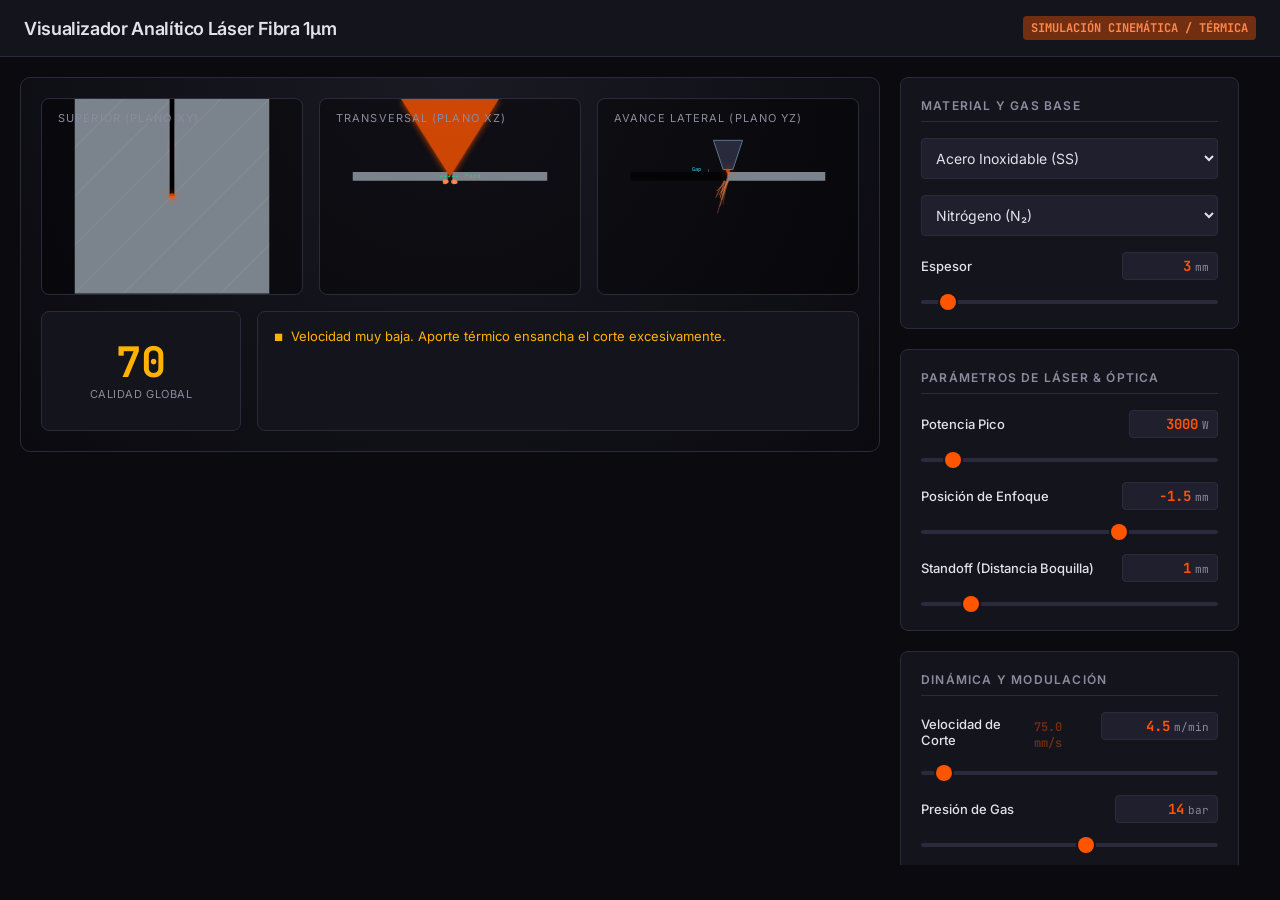
<file: laser-fibra.html>
<!DOCTYPE html>
<html lang="es">
<head>
<meta charset="UTF-8">
<meta name="viewport" content="width=device-width, initial-scale=1.0">
<title>Simulador Pro · Corte Láser Fibra</title>
<style>
  @import url('https://fonts.googleapis.com/css2?family=Inter:wght@400;500;600;700&family=JetBrains+Mono:wght@400;700&display=swap');

  :root {
    --bg-base: #0a0a0f;
    --bg-panel: #14141d;
    --bg-input: #1f1f2e;
    --border: #2a2a3d;
    --text-main: #e2e2e9;
    --text-muted: #8b8b9e;
    --accent: #ff5500;
    --accent-glow: rgba(255, 85, 0, 0.4);
    --success: #00e676;
    --warning: #ffb300;
    --danger: #ff1744;
  }

  * { box-sizing: border-box; margin: 0; padding: 0; }

  body {
    background-color: var(--bg-base);
    color: var(--text-main);
    font-family: 'Inter', sans-serif;
    min-height: 100vh;
    display: flex;
    flex-direction: column;
    overflow-x: hidden;
    overflow-y: auto;
  }

  /* --- HEADER --- */
  header {
    padding: 16px 24px;
    background: var(--bg-panel);
    border-bottom: 1px solid var(--border);
    display: flex;
    justify-content: space-between;
    align-items: center;
    position: sticky;
    top: 0;
    z-index: 50;
  }
  h1 { font-size: 18px; font-weight: 600; letter-spacing: -0.02em; }
  .badge { background: var(--accent-glow); color: #ff884d; padding: 4px 8px; border-radius: 4px; font-size: 12px; font-weight: 700; font-family: 'JetBrains Mono', monospace; }

  .main-layout {
    display: flex;
    gap: 20px;
    padding: 20px;
    align-items: flex-start;
    background: var(--bg-base);
    min-height: auto;
    overflow: visible;
  }

  /* --- ZONA VISUAL (ARRIBA) --- */
  .workspace {
    flex: 1 1 auto;
    min-width: 0;
    display: flex;
    flex-direction: column;
    gap: 16px;
    padding: 20px;
    background-image: radial-gradient(circle at top, #1a1a24 0%, var(--bg-base) 100%);
    border: 1px solid var(--border);
    border-radius: 10px;
  }

  .views-row {
    display: grid;
    grid-template-columns: repeat(3, minmax(0, 1fr));
    gap: 16px;
  }

  .view-box {
    background: rgba(0,0,0,0.4);
    border: 1px solid var(--border);
    border-radius: 8px;
    position: relative;
    overflow: hidden;
    display: flex;
    align-items: center;
    justify-content: center;
    aspect-ratio: 4/3;
  }

  .view-title {
    position: absolute;
    top: 12px; left: 16px;
    font-size: 11px;
    text-transform: uppercase;
    letter-spacing: 0.1em;
    color: var(--text-muted);
    z-index: 10;
  }

  /* DIAGNÓSTICO */
  .diagnostics {
    display: flex;
    flex-direction: row;
    gap: 16px;
  }
  .score-card {
    background: var(--bg-panel);
    border: 1px solid var(--border);
    border-radius: 8px;
    padding: 20px;
    display: flex;
    flex-direction: column;
    align-items: center;
    justify-content: center;
    width: 200px;
    flex-shrink: 0;
  }
  .score-val { font-size: 42px; font-weight: 700; font-family: 'JetBrains Mono', monospace; line-height: 1; }
  .score-lbl { font-size: 11px; color: var(--text-muted); text-transform: uppercase; letter-spacing: 0.05em; margin-top: 4px; }

  .analysis-card {
    flex: 1;
    background: var(--bg-panel);
    border-radius: 8px;
    border: 1px solid var(--border);
    padding: 16px;
    overflow-y: auto;
    height: 120px;
  }
  .log-entry { font-size: 13px; margin-bottom: 8px; display: flex; align-items: flex-start; gap: 8px; }
  .log-entry::before { content: '■'; font-size: 10px; margin-top: 3px; }
  .log-ok { color: var(--text-main); } .log-ok::before { color: var(--success); }
  .log-warn { color: var(--warning); } .log-warn::before { color: var(--warning); }
  .log-err { color: var(--danger); } .log-err::before { color: var(--danger); }
  .log-info { color: #8b8b9e; } .log-info::before { color: #3ecfff; }

  /* SVG Styles */
  .svg-view { width: 100%; height: 100%; }
  .laser-beam { fill: var(--accent); opacity: 0.8; filter: drop-shadow(0 0 8px var(--accent)); transition: opacity 0.1s; }
  .laser-beam.pulsed { animation: pulse 0.1s infinite; }
  .kerf { fill: #000; transition: all 0.2s; }
  .haz { opacity: 0.6; mix-blend-mode: screen; transition: width 0.3s; }
  
  @keyframes pulse { 0%, 100% { opacity: 1; } 50% { opacity: 0.2; } }

  /* --- CONTROLES (ABAJO) --- */
  .controls-area {
    flex: 0 0 360px;
    max-width: 360px;
    display: flex;
    flex-direction: column;
    gap: 20px;
    background: var(--bg-base);
    max-height: none;
    overflow: visible;
    padding-right: 0;
    position: static;
    top: auto;
    scrollbar-gutter: auto;
  }

  .control-section {
    background: var(--bg-panel);
    border: 1px solid var(--border);
    border-radius: 8px;
    padding: 20px;
  }
  .section-title {
    font-size: 12px;
    text-transform: uppercase;
    letter-spacing: 0.1em;
    color: var(--text-muted);
    font-weight: 600;
    margin-bottom: 16px;
    border-bottom: 1px solid var(--border);
    padding-bottom: 8px;
  }

  .control-group { margin-bottom: 16px; }
  .control-group:last-child { margin-bottom: 0; }
  
  .control-header {
    display: flex;
    justify-content: space-between;
    align-items: center;
    margin-bottom: 8px;
  }
  .control-label { font-size: 13px; font-weight: 500; }
  
  .input-wrapper {
    display: flex;
    align-items: baseline;
    gap: 4px;
    background: var(--bg-input);
    border: 1px solid var(--border);
    padding: 4px 8px;
    border-radius: 4px;
    transition: border-color 0.2s;
  }
  .input-wrapper:focus-within { border-color: var(--accent); }
  .num-input {
    background: transparent;
    border: none;
    color: var(--accent);
    font-family: 'JetBrains Mono', monospace;
    font-size: 14px;
    font-weight: 700;
    text-align: right;
    width: 60px;
    outline: none;
    -moz-appearance: textfield; 
  }
  .num-input::-webkit-outer-spin-button,
  .num-input::-webkit-inner-spin-button { -webkit-appearance: none; margin: 0; }
  .unit { font-size: 11px; color: var(--text-muted); font-family: 'JetBrains Mono', monospace; }

  .dual-display {
    display: flex;
    align-items: baseline;
    gap: 12px;
  }
  .secondary-unit {
    font-family: 'JetBrains Mono', monospace;
    font-size: 12px;
    color: var(--accent-glow);
    font-weight: 600;
  }

  input[type="range"] { width: 100%; appearance: none; background: transparent; cursor: pointer; }
  input[type="range"]::-webkit-slider-runnable-track { background: var(--border); height: 4px; border-radius: 2px; }
  input[type="range"]::-webkit-slider-thumb { appearance: none; margin-top: -6px; width: 16px; height: 16px; background: var(--accent); border-radius: 50%; box-shadow: 0 0 0 2px var(--bg-panel); }

  select {
    width: 100%;
    background: var(--bg-input);
    color: var(--text-main);
    border: 1px solid var(--border);
    padding: 10px;
    border-radius: 4px;
    font-family: 'Inter', sans-serif;
    font-size: 14px;
    outline: none;
    cursor: pointer;
  }

  @media (min-width: 1201px) {
    body { overflow-y: hidden; }
    .main-layout {
      min-height: calc(100vh - 72px);
      overflow: hidden;
    }
    .controls-area {
      max-height: calc(100vh - 112px);
      overflow-y: auto;
      overflow-x: hidden;
      padding-right: 6px;
      position: sticky;
      top: 20px;
      scrollbar-gutter: stable;
    }
  }

  /* Responsive */
  @media (max-width: 1200px) {
    .main-layout { flex-direction: column; }
    .controls-area { flex: 1 1 auto; max-width: none; }
  }

  @media (max-width: 992px) {
    .views-row { grid-template-columns: 1fr; }
    .diagnostics { flex-direction: column; }
    .score-card { width: 100%; flex-direction: row; gap: 20px; padding: 16px; }
    .analysis-card { height: 200px; }
  }
</style>
</head>
<body>

<header>
  <h1>Visualizador Analítico Láser Fibra 1µm</h1>
  <div class="badge">SIMULACIÓN CINEMÁTICA / TÉRMICA</div>
</header>

<div class="main-layout">
  <!-- ZONA VISUAL (ARRIBA) -->
  <div class="workspace">
    <div class="views-row">
      <!-- 1. VISTA SUPERIOR -->
      <div class="view-box">
        <div class="view-title">Superior (Plano XY)</div>
        <svg class="svg-view" viewBox="0 0 400 400" id="svgTop">
          <defs>
            <radialGradient id="hazGrad" cx="50%" cy="50%" r="50%">
              <stop offset="0%" stop-color="#ffb300" stop-opacity="1"/>
              <stop offset="30%" stop-color="#ff1744" stop-opacity="0.6"/>
              <stop offset="100%" stop-color="#000000" stop-opacity="0"/>
            </radialGradient>
            <pattern id="metalTexture" patternUnits="userSpaceOnUse" width="100" height="100">
              <rect width="100" height="100" fill="#7b848c" class="matColor"/>
              <path d="M0 100L100 0ZM-10 10L10 -10ZM90 110L110 90Z" stroke="rgba(255,255,255,0.05)" stroke-width="2"/>
            </pattern>
          </defs>
          <rect x="0" y="0" width="400" height="400" fill="url(#metalTexture)"/>
          <rect id="hazArea" x="180" y="0" width="40" height="220" fill="url(#hazGrad)" class="haz"/>
          <path id="kerfTop" d="M195,0 L205,0 L205,200 L195,200 Z" class="kerf" />
          <circle id="laserSpot" cx="200" cy="200" r="6" class="laser-beam"/>
        </svg>
      </div>

      <!-- 2. VISTA CORTE TRANSVERSAL -->
      <div class="view-box">
        <div class="view-title">Transversal (Plano XZ)</div>
        <svg class="svg-view" viewBox="0 0 400 400" id="svgCross">
          <polygon id="laserCone" points="150,0 250,0 200,200" fill="rgba(255, 85, 0, 0.2)" stroke="var(--accent)" stroke-width="1" class="laser-beam"/>
          <path id="matLeft" d="M0,150 L195,150 L195,250 L0,250 Z" class="matColor" fill="#7b848c"/>
          <path id="matRight" d="M400,150 L205,150 L205,250 L400,250 Z" class="matColor" fill="#7b848c"/>
          <line id="focusLine" x1="180" y1="200" x2="220" y2="200" stroke="#00e676" stroke-width="2" stroke-dasharray="4"/>
          <text id="focusText" x="230" y="204" fill="#00e676" font-size="12" font-family="JetBrains Mono">Foco</text>
          <g id="drossLayer" fill="#555"></g>
        </svg>
      </div>

      <!-- 3. VISTA AVANCE LATERAL -->
      <div class="view-box">
        <div class="view-title">Avance Lateral (Plano YZ)</div>
        <svg class="svg-view" viewBox="0 0 400 400" id="svgSide">
          <!-- Espacio ya cortado (kerf background) -->
          <rect x="0" y="150" width="200" height="100" fill="#000" opacity="0.6" id="sideCutBg"/>
          <!-- Material por cortar (derecha) -->
          <path id="matSide" d="M200,150 L400,150 L400,250 L200,250 Z" class="matColor" fill="#7b848c"/>
          
          <!-- Boquilla (Nozzle) -->
          <path id="nozzleSide" d="M170,80 L230,80 L210,140 L190,140 Z" fill="#2a2a3d" stroke="#5c7891" stroke-width="2"/>
          
          <!-- Haz Láser Lateral -->
          <polygon id="laserConeSide" points="195,140 205,140 200,200" fill="rgba(255, 85, 0, 0.4)" class="laser-beam"/>
          
          <!-- Frente de fusión (Melt front) -->
          <path id="cutFront" d="M200,150 Q190,200 200,250" fill="none" stroke="url(#hazGrad)" stroke-width="4"/>
          
          <!-- Chispas / Dross inferior -->
          <g id="sparksGroup"></g>

          <!-- Indicador Standoff -->
          <line id="standoffLine" x1="160" y1="140" x2="160" y2="150" stroke="#3ecfff" stroke-width="1.5" stroke-dasharray="2"/>
          <text id="standoffText" x="125" y="148" fill="#3ecfff" font-size="11" font-family="JetBrains Mono">Gap</text>
        </svg>
      </div>
    </div>

    <!-- DIAGNÓSTICO -->
    <div class="diagnostics">
      <div class="score-card">
        <div class="score-val" id="score" style="color: var(--success)">95</div>
        <div class="score-lbl">Calidad Global</div>
      </div>
      <div class="analysis-card" id="logBox">
        <!-- Logs inyectados por JS -->
      </div>
    </div>
  </div>

  <!-- CONTROLES (ABAJO) -->
  <div class="controls-area">
  
  <div class="control-section">
    <div class="section-title">Material y Gas Base</div>
    <div class="control-group">
      <select id="matSelect">
        <option value="cs">Acero al Carbono (CS)</option>
        <option value="ss" selected>Acero Inoxidable (SS)</option>
        <option value="al">Aluminio (AL)</option>
        <option value="br">Bronce / Latón (BR)</option>
      </select>
    </div>
    <div class="control-group">
      <select id="gasSelect">
        <option value="o2">Oxígeno (O₂)</option>
        <option value="n2" selected>Nitrógeno (N₂)</option>
        <option value="air">Aire Comprimido</option>
      </select>
    </div>
    <div class="control-group">
      <div class="control-header">
        <span class="control-label">Espesor</span>
        <div class="input-wrapper">
          <input type="number" id="numThick" class="num-input" min="1" max="30" step="0.5">
          <span class="unit">mm</span>
        </div>
      </div>
      <input type="range" id="inThick" min="1" max="30" step="0.5" value="3">
    </div>
  </div>

  <div class="control-section">
    <div class="section-title">Parámetros de Láser & Óptica</div>
    <div class="control-group">
      <div class="control-header">
        <span class="control-label">Potencia Pico</span>
        <div class="input-wrapper">
          <input type="number" id="numPower" class="num-input" min="500" max="30000" step="100">
          <span class="unit">W</span>
        </div>
      </div>
      <input type="range" id="inPower" min="500" max="30000" step="100" value="3000">
    </div>
    <div class="control-group">
      <div class="control-header">
        <span class="control-label">Posición de Enfoque</span>
        <div class="input-wrapper">
          <input type="number" id="numFocus" class="num-input" min="-15" max="5" step="0.1">
          <span class="unit">mm</span>
        </div>
      </div>
      <input type="range" id="inFocus" min="-15" max="5" step="0.1" value="-1.5">
    </div>
    <div class="control-group">
      <div class="control-header">
        <span class="control-label">Standoff (Distancia Boquilla)</span>
        <div class="input-wrapper">
          <input type="number" id="numStand" class="num-input" min="0.3" max="5.0" step="0.1">
          <span class="unit">mm</span>
        </div>
      </div>
      <input type="range" id="inStand" min="0.3" max="5.0" step="0.1" value="1.0">
    </div>
  </div>

  <div class="control-section">
    <div class="section-title">Dinámica y Modulación</div>
    <div class="control-group">
      <div class="control-header">
        <span class="control-label">Velocidad de Corte</span>
        <div class="dual-display">
          <span class="secondary-unit" id="lblSpeedMmSec">75.0 mm/s</span>
          <div class="input-wrapper">
            <input type="number" id="numSpeed" class="num-input" min="0.1" max="80" step="0.1">
            <span class="unit">m/min</span>
          </div>
        </div>
      </div>
      <input type="range" id="inSpeed" min="0.1" max="80" step="0.1" value="4.5">
    </div>
    <div class="control-group">
      <div class="control-header">
        <span class="control-label">Presión de Gas</span>
        <div class="input-wrapper">
          <input type="number" id="numPress" class="num-input" min="0.1" max="25" step="0.1">
          <span class="unit">bar</span>
        </div>
      </div>
      <input type="range" id="inPress" min="0.1" max="25" step="0.1" value="14">
    </div>
    <div class="control-group">
      <div class="control-header">
        <span class="control-label">Frecuencia (Pulsado)</span>
        <div class="input-wrapper">
          <input type="number" id="numFreq" class="num-input" min="100" max="50000" step="100">
          <span class="unit">Hz</span>
        </div>
      </div>
      <input type="range" id="inFreq" min="100" max="50000" step="100" value="50000">
    </div>
    <div class="control-group">
      <div class="control-header">
        <span class="control-label">Ciclo de Trabajo (Duty)</span>
        <div class="input-wrapper">
          <input type="number" id="numDuty" class="num-input" min="10" max="100" step="1">
          <span class="unit">%</span>
        </div>
      </div>
      <input type="range" id="inDuty" min="10" max="100" step="1" value="100">
    </div>
  </div>

  </div>
</div>

<script>
// Lógica empírica de parámetros 
const MAT_PROPS = {
  cs: { color: '#4a5054', defGas: 'o2', vMult: 1.0 },   
  ss: { color: '#7b848c', defGas: 'n2', vMult: 1.2 },   
  al: { color: '#a8b0b8', defGas: 'n2', vMult: 1.1 },   
  br: { color: '#b5a642', defGas: 'n2', vMult: 0.8 }    
};

function setupSync(idRange, idNum) {
  const range = document.getElementById(idRange);
  const num = document.getElementById(idNum);
  num.value = range.value;
  range.addEventListener('input', (e) => { num.value = e.target.value; updateSimulation(); });
  num.addEventListener('input', (e) => {
    let val = parseFloat(e.target.value);
    if(!isNaN(val)) { range.value = val; updateSimulation(); }
  });
}

const controles = [
  {r: 'inThick', n: 'numThick'}, {r: 'inPower', n: 'numPower'},
  {r: 'inFreq', n: 'numFreq'}, {r: 'inDuty', n: 'numDuty'},
  {r: 'inFocus', n: 'numFocus'}, {r: 'inSpeed', n: 'numSpeed'},
  {r: 'inPress', n: 'numPress'}, {r: 'inStand', n: 'numStand'}
];

controles.forEach(c => setupSync(c.r, c.n));

const els = {
  mat: document.getElementById('matSelect'),
  gas: document.getElementById('gasSelect'),
  matColors: document.querySelectorAll('.matColor'),
  matLeft: document.getElementById('matLeft'),
  matRight: document.getElementById('matRight'),
  kerfTop: document.getElementById('kerfTop'),
  hazArea: document.getElementById('hazArea'),
  laserSpots: document.querySelectorAll('.laser-beam'),
  laserCone: document.getElementById('laserCone'),
  focusLine: document.getElementById('focusLine'),
  focusText: document.getElementById('focusText'),
  drossLayer: document.getElementById('drossLayer'),
  // Elementos Vista Lateral
  matSide: document.getElementById('matSide'),
  sideCutBg: document.getElementById('sideCutBg'),
  nozzleSide: document.getElementById('nozzleSide'),
  laserConeSide: document.getElementById('laserConeSide'),
  cutFront: document.getElementById('cutFront'),
  sparksGroup: document.getElementById('sparksGroup'),
  standoffLine: document.getElementById('standoffLine'),
  
  lblSpeedMmSec: document.getElementById('lblSpeedMmSec'), // Label de mm/s

  score: document.getElementById('score'),
  logBox: document.getElementById('logBox')
};

function autoAdjust() {
  const t = parseFloat(document.getElementById('inThick').value);
  const p = parseFloat(document.getElementById('inPower').value);
  const matKey = els.mat.value;
  const gas = els.gas.value;
  
  let newFocus = 0;
  let newPress = 14;
  let newSpeed = (p/1000) * (8/t) * MAT_PROPS[matKey].vMult;

  if(gas === 'o2') {
    newFocus = t > 6 ? 1.0 : (t > 3 ? 0.5 : 0);
    newPress = t > 10 ? 0.6 : 1.0;
    if(matKey === 'cs') newSpeed *= 1.2;
    else newSpeed *= 0.4;
  } else {
    newFocus = -(t * 0.5); 
    newPress = t > 5 ? 18 : 14;
  }

  document.getElementById('inFocus').value = newFocus.toFixed(1);
  document.getElementById('numFocus').value = newFocus.toFixed(1);
  document.getElementById('inSpeed').value = newSpeed.toFixed(1);
  document.getElementById('numSpeed').value = newSpeed.toFixed(1);
  document.getElementById('inPress').value = newPress.toFixed(1);
  document.getElementById('numPress').value = newPress.toFixed(1);
  
  updateSimulation();
}

els.mat.addEventListener('change', () => { els.gas.value = MAT_PROPS[els.mat.value].defGas; autoAdjust(); });
els.gas.addEventListener('change', autoAdjust);

function clamp(val, min, max) { return Math.min(Math.max(val, min), max); }

function updateSimulation() {
  const state = {
    mat: els.mat.value, gas: els.gas.value,
    t: parseFloat(document.getElementById('numThick').value) || 1,
    pPeak: parseFloat(document.getElementById('numPower').value) || 1000,
    freq: parseFloat(document.getElementById('numFreq').value) || 50000,
    duty: parseFloat(document.getElementById('numDuty').value) || 100,
    f: parseFloat(document.getElementById('numFocus').value) || 0,
    v: parseFloat(document.getElementById('numSpeed').value) || 1,
    gasP: parseFloat(document.getElementById('numPress').value) || 1,
    s: parseFloat(document.getElementById('numStand').value) || 1
  };
  
  // Conversión y actualización de mm/s
  const v_mm_s = (state.v * 1000) / 60;
  els.lblSpeedMmSec.innerText = v_mm_s.toFixed(1) + " mm/s";

  const pAvg = state.pPeak * (state.duty / 100);

  els.laserSpots.forEach(el => {
    if (state.duty < 100) {
      el.classList.add('pulsed');
      el.style.animationDuration = Math.max(0.05, 100 / state.freq) + 's';
    } else {
      el.classList.remove('pulsed');
    }
  });

  let idealF = state.gas === 'o2' ? (state.t > 6 ? 1 : 0) : -(state.t * 0.5);
  let idealV = (pAvg/1000) * (8/state.t) * MAT_PROPS[state.mat].vMult;
  if(state.gas === 'o2' && state.mat === 'cs') idealV *= 1.2;
  else if(state.gas === 'o2' && state.mat !== 'cs') idealV *= 0.5;

  let score = 100;
  let logs = [];
  let isCutComplete = true;
  let kerfWidth = 0.15 + (state.t * 0.01);

  // Evaluaciones físicas
  if(state.gas === 'o2') {
    if(state.mat !== 'cs') { score -= 40; logs.push({type: 'err', msg: `O₂ quema los bordes del Inox/Alum/Bronce (Óxido denso).`}); }
    else if(state.gasP > 2.0) { score -= 25; logs.push({type: 'err', msg: `Presión O₂ alta. Riesgo inminente de cavitación térmica (blowout).`}); }
  } else if(state.gas === 'n2' && state.gasP < 10) { 
    score -= 30; logs.push({type: 'err', msg: `Presión N₂ insuficiente para expulsar la masa fundida.`}); 
  } else if(state.gas === 'air' && state.gasP < 10) { 
    score -= 25; logs.push({type: 'err', msg: `Presión de aire baja. Rebaba asegurada.`}); 
  }

  if (state.v > idealV * 1.5) { isCutComplete = false; score -= 70; logs.push({type: 'err', msg: `Velocidad excesiva. El láser no penetra.`}); }
  else if (state.v > idealV * 1.15) { score -= 20; logs.push({type: 'warn', msg: `Velocidad alta. Arrastre de estrías pronunciado (Lag alto).`}); }
  else if (state.v < idealV * 0.5) { score -= 30; kerfWidth *= 1.8; logs.push({type: 'warn', msg: `Velocidad muy baja. Aporte térmico ensancha el corte excesivamente.`}); }

  if (state.duty < 100 && (v_mm_s / state.freq) > 0.15 && state.v > idealV * 0.5) {
    score -= 35; isCutComplete = false; logs.push({type: 'err', msg: `Efecto sierra (Stitching). Frecuencia baja no cubre el trayecto.`});
  }

  const focusDiff = state.f - idealF;
  if (Math.abs(focusDiff) > state.t * 0.4 + 1.5) { score -= 25; kerfWidth += Math.abs(focusDiff) * 0.1; logs.push({type: 'err', msg: `Desenfoque crítico. Se pierde la densidad de energía.`}); }
  else if (Math.abs(focusDiff) > 1.0) { score -= 10; kerfWidth += Math.abs(focusDiff) * 0.05; logs.push({type: 'warn', msg: `Foco subóptimo. Ángulo de conicidad afectado.`}); }

  score = clamp(Math.round(score), 0, 100);

  // --- ACTUALIZACIÓN VISUAL ---
  const colorBase = MAT_PROPS[state.mat].color;
  els.matColors.forEach(el => el.setAttribute('fill', colorBase));

  const svgKerfW = kerfWidth * 30;
  
  if (!isCutComplete && state.duty < 100 && ( v_mm_s / state.freq) > 0.15 ) {
     els.kerfTop.setAttribute('stroke', '#000'); els.kerfTop.setAttribute('stroke-width', svgKerfW); els.kerfTop.setAttribute('stroke-dasharray', '5, 5'); els.kerfTop.setAttribute('fill', 'none'); els.kerfTop.setAttribute('d', `M200,0 L200,200`);
  } else {
     els.kerfTop.removeAttribute('stroke'); els.kerfTop.removeAttribute('stroke-dasharray'); els.kerfTop.setAttribute('fill', '#000'); els.kerfTop.setAttribute('d', `M${200 - svgKerfW/2},0 L${200 + svgKerfW/2},0 L${200 + svgKerfW/2},200 L${200 - svgKerfW/2},200 Z`);
  }
  
  const hazW = svgKerfW + (pAvg / state.v) * 0.02 * (state.mat==='al' || state.mat==='br' ? 2 : 1) * (state.duty/100);
  els.hazArea.setAttribute('width', hazW); els.hazArea.setAttribute('x', 200 - hazW/2);

  // Escala transversal
  const scaleV = 6;
  const plateY = 150;
  const plateH = state.t * scaleV;
  const bottomY = plateY + plateH;
  
  let botGap = isCutComplete ? Math.max(svgKerfW/2 - (state.f > 0 ? focusDiff*1.5 : -Math.abs(focusDiff)), 0) : 0;
  let topGap = Math.max(svgKerfW/2 + (state.f > 0 ? focusDiff : -Math.abs(focusDiff)), 0);

  const lPath = isCutComplete ? `M0,${plateY} L${200-topGap},${plateY} L${200-botGap},${bottomY} L0,${bottomY} Z` : `M0,${plateY} L${200-topGap},${plateY} L${200},${plateY + plateH*0.5} L0,${bottomY} Z`;
  const rPath = isCutComplete ? `M400,${plateY} L${200+topGap},${plateY} L${200+botGap},${bottomY} L400,${bottomY} Z` : `M400,${plateY} L${200+topGap},${plateY} L${200},${plateY + plateH*0.5} L400,${bottomY} Z`;

  els.matLeft.setAttribute('d', lPath); els.matRight.setAttribute('d', rPath);

  const focusY = plateY - (state.f * scaleV);
  els.laserCone.setAttribute('points', `100,0 300,0 ${200+Math.abs(focusDiff)},${focusY} ${200-Math.abs(focusDiff)},${focusY}`);
  els.focusLine.setAttribute('y1', focusY); els.focusLine.setAttribute('y2', focusY); els.focusText.setAttribute('y', focusY + 4);

  // VISTA LATERAL
  const pxPerMmStand = 5;
  const nozzleY = plateY - (state.s * pxPerMmStand);
  
  els.nozzleSide.setAttribute('d', `M170,${nozzleY-60} L230,${nozzleY-60} L210,${nozzleY} L190,${nozzleY} Z`);
  els.standoffLine.setAttribute('y1', nozzleY); els.standoffLine.setAttribute('y2', plateY);
  els.standoffLine.setAttribute('stroke', state.s > 3 ? 'var(--danger)' : '#3ecfff');
  
  els.laserConeSide.setAttribute('points', `195,${nozzleY} 205,${nozzleY} 200,${focusY}`);
  
  const lagX = clamp((state.v / idealV) * (state.t * 2.5), 0, 40); 
  
  els.sideCutBg.setAttribute('height', plateH);
  if(isCutComplete) {
    els.matSide.setAttribute('d', `M200,${plateY} L400,${plateY} L400,${bottomY} ${200-lagX},${bottomY} Z`);
    els.cutFront.setAttribute('d', `M200,${plateY} Q${200 - lagX*0.2},${plateY + plateH/2} ${200-lagX},${bottomY}`);
  } else {
    els.matSide.setAttribute('d', `M200,${plateY} L400,${plateY} L400,${bottomY} 200,${bottomY} Z`);
    els.cutFront.setAttribute('d', `M200,${plateY} L200,${plateY + plateH*0.5}`); 
  }

  els.sparksGroup.innerHTML = '';
  if(isCutComplete) {
    for(let i=0; i<15; i++) {
      let sx = 200 - lagX + (Math.random()*10 - 5);
      let ex = sx - (lagX * (Math.random()*1.5)) - (Math.random()*20); 
      let ey = bottomY + 20 + Math.random()*50;
      els.sparksGroup.innerHTML += `<line x1="${sx}" y1="${bottomY}" x2="${ex}" y2="${ey}" stroke="#ff884d" stroke-width="1.5" opacity="${Math.random()}"/>`;
    }
  } else {
    for(let i=0; i<20; i++) {
      let cx = 200 + (Math.random()*40 - 20);
      let cy = plateY - 10 - Math.random()*40;
      els.sparksGroup.innerHTML += `<circle cx="${cx}" cy="${cy}" r="${Math.random()*2.5}" fill="var(--danger)"/>`;
    }
  }
  
  els.drossLayer.innerHTML = '';
  if (isCutComplete && score < 80) {
    const drossAmt = Math.floor((100 - score) / 4);
    for(let i=0; i<drossAmt; i++){
      els.drossLayer.innerHTML += `<circle cx="${200 - botGap - Math.random()*8}" cy="${bottomY+1.5+Math.random()*1.5}" r="${1.5 + Math.random()*3.5}" fill="#ff884d" opacity="0.8"/>`;
      els.drossLayer.innerHTML += `<circle cx="${200 + botGap + Math.random()*8}" cy="${bottomY+1.5+Math.random()*1.5}" r="${1.5 + Math.random()*3.5}" fill="#ff884d" opacity="0.8"/>`;
    }
  }

  els.score.innerText = score;
  els.score.style.color = score > 80 ? 'var(--success)' : (score > 50 ? 'var(--warning)' : 'var(--danger)');
  els.logBox.innerHTML = logs.length ? logs.map(l => `<div class="log-entry log-${l.type}">${l.msg}</div>`).join('') : `<div class="log-entry log-ok">Parámetros en rango ideal.</div>`;
}

updateSimulation();

</script>
</body>
</html>
</file>
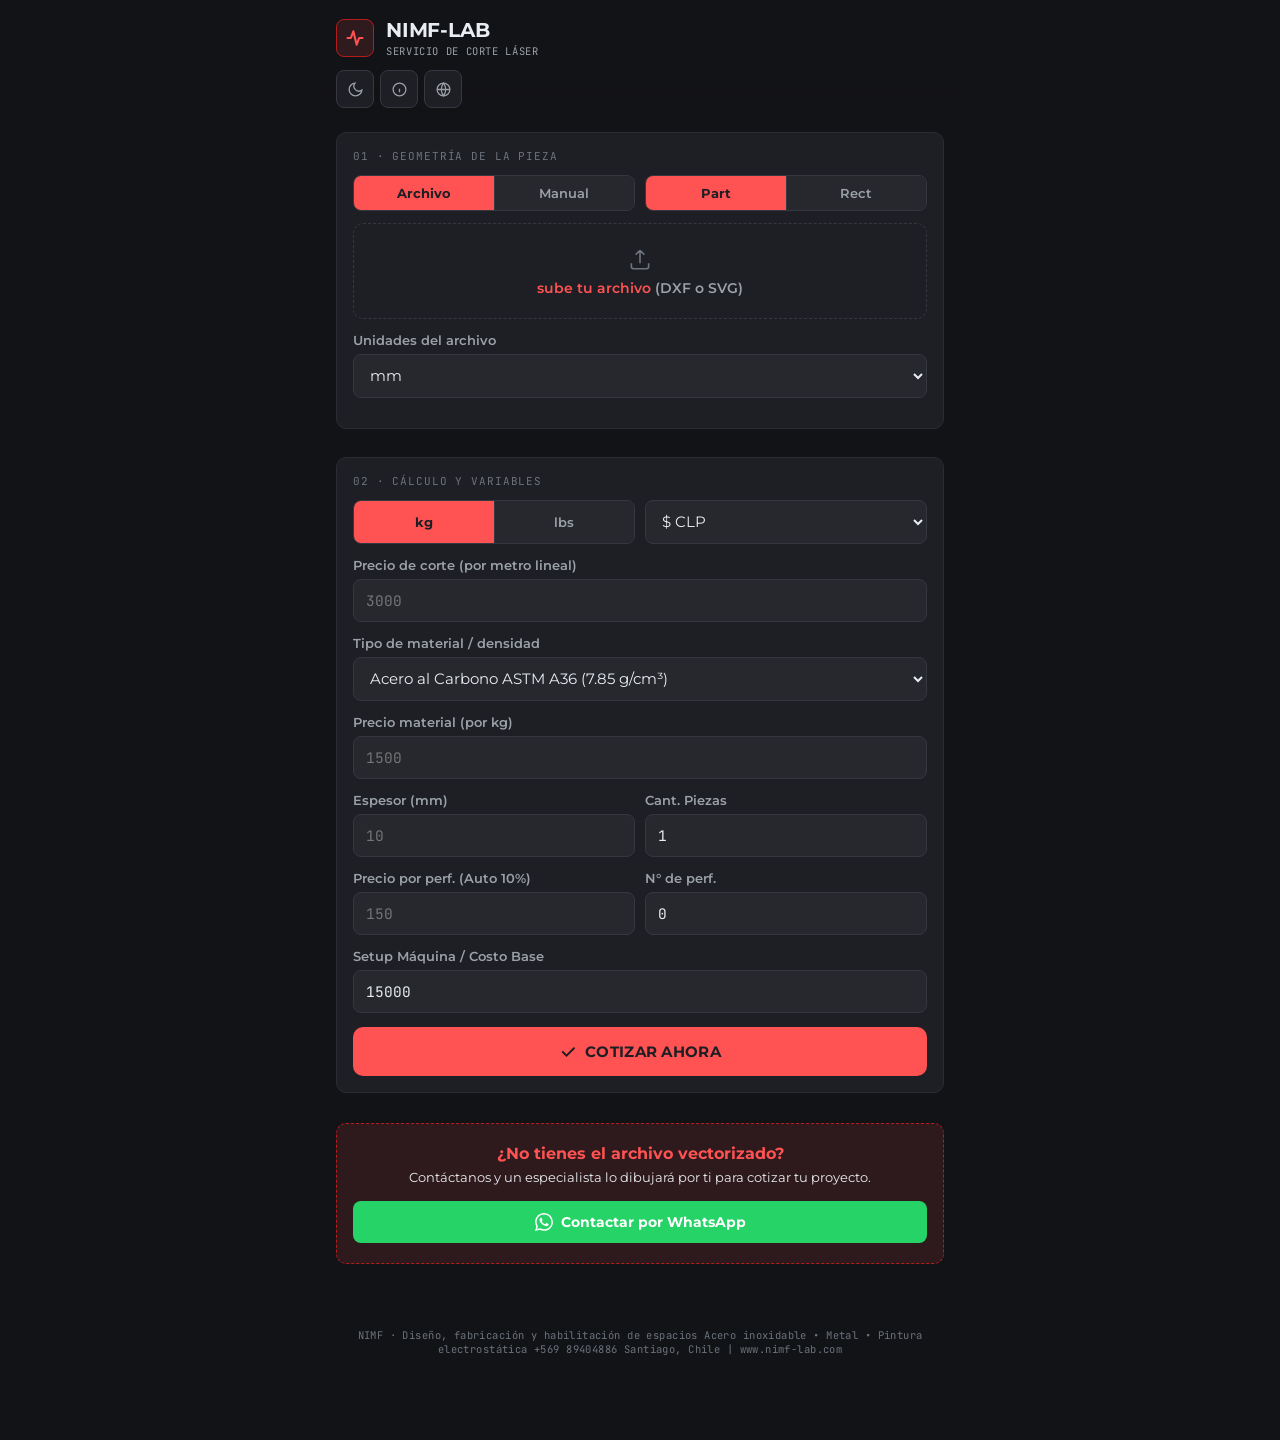
<file: nimf-cotizador.html>
<!DOCTYPE html>
<html lang="es">
<head>
<meta charset="UTF-8">
<meta name="viewport" content="width=device-width, initial-scale=1.0, maximum-scale=1">
<title>NIMF - Cotizador Láser</title>
<link rel="preconnect" href="https://fonts.googleapis.com">
<link href="https://fonts.googleapis.com/css2?family=Montserrat:wght@400;500;600;700&family=JetBrains+Mono:wght@400;500;700&display=swap" rel="stylesheet">
<style>
:root{
  --bg: #121316;
  --surface: #1e1f24;
  --surface2: #26282e;
  --border: #353840;
  --border-soft: #2a2c33;
  --text: #e9edf1;
  --muted: #9ba1a8;
  --muted2: #6c737d;
  --brass: #FF5252;
  --brass-dim: #b71c1c;
  --teal: #4fc3b5;
  --green: #4f9d6e;
  --red: #FF5252;
  --amber-glow: rgba(255, 82, 82, 0.12);
  --radius: 10px;
  --mono: 'JetBrains Mono', ui-monospace, 'SFMono-Regular', monospace;
  /* Cambio maestro a Montserrat */
  --display: 'Montserrat', ui-sans-serif, system-ui, sans-serif;
  --sans: 'Montserrat', ui-sans-serif, system-ui, -apple-system, sans-serif;
}
[data-theme="light"]{
  --bg: #f5f6f8;
  --surface: #ffffff;
  --surface2: #eaedf1;
  --border: #d0d5dc;
  --border-soft: #e1e5ea;
  --text: #1a1c20;
  --muted: #5e646b;
  --muted2: #899098;
  --amber-glow: rgba(255, 82, 82, 0.08);
}
*{box-sizing:border-box;}
html,body{margin:0;padding:0;}
body{
  background:var(--bg);
  color:var(--text);
  font-family:var(--sans);
  -webkit-font-smoothing:antialiased;
  min-height:100vh;
}
.app{
  max-width:640px;
  margin:0 auto;
  padding:0 0 64px;
}
header{
  position:sticky; top:0; z-index:20;
  background:linear-gradient(180deg, var(--bg) 70%, transparent);
  padding:18px 16px 10px;
}
.title-row{
  display:flex; align-items:center; justify-content:space-between; gap:10px;
}
.brand{
  display:flex; align-items:center; gap:12px;
}
.nimf-logo {
  width: 38px; height: 38px;
  background: var(--amber-glow);
  border: 1px solid var(--brass-dim);
  border-radius: 8px;
  display: flex; align-items: center; justify-content: center;
  color: var(--brass);
}
h1{
  font-family:var(--display); font-size:20px; font-weight:700; margin:0;
  letter-spacing:-0.01em;
}
.subtitle{
  font-family:var(--mono); font-size:10.5px; color:var(--muted); margin-top:2px;
  letter-spacing:0.06em; text-transform:uppercase;
}
.icon-row{ display:flex; gap:6px; margin-top:12px; flex-wrap:wrap; }
.icon-btn{
  width:38px; height:38px; border-radius:8px; border:1px solid var(--border);
  background:var(--surface); color:var(--muted); display:flex; align-items:center; justify-content:center;
  cursor:pointer; transition:border-color .15s, color .15s;
}
.icon-btn:hover{ color:var(--text); border-color:var(--brass-dim); }
.icon-btn.active{ color:var(--brass); border-color:var(--brass-dim); background:var(--amber-glow); }
.icon-btn svg{ width:17px; height:17px; }
section{ padding:14px 16px; }
.card{
  background:var(--surface); border:1px solid var(--border-soft); border-radius:var(--radius);
  padding:16px;
}
.card + .card{ margin-top:12px; }
.section-label{
  font-family:var(--mono); font-size:11px; letter-spacing:0.08em; text-transform:uppercase;
  color:var(--muted2); margin:0 0 12px;
}
.seg{ display:flex; border-radius:8px; overflow:hidden; border:1px solid var(--border); }
.seg button{
  flex:1; padding:9px 6px; background:var(--surface2); color:var(--muted); border:none;
  font-family:var(--sans); font-size:13px; font-weight:600; cursor:pointer; border-right:1px solid var(--border);
}
.seg button:last-child{ border-right:none; }
.seg button.on{ background:var(--brass); color:var(--surface); font-weight:700; }
.toggles-row{ display:grid; grid-template-columns:1fr 1fr; gap:10px; margin-bottom:14px; }
.upload-zone{
  display:block; 
  border:1.5px dashed var(--border); border-radius:var(--radius); padding:22px 14px;
  text-align:center; cursor:pointer; transition:border-color .15s, background .15s;
}
.upload-zone:hover, .upload-zone.drag{ border-color:var(--brass); background:var(--amber-glow); }
.upload-zone .up-icon{ color:var(--muted2); margin-bottom:8px; display:flex; justify-content:center; }
.upload-zone .up-text{ font-size:13.5px; color:var(--muted); }
.upload-zone .up-text b{ color:var(--brass); font-weight:600; }
.file-chip{
  display:flex; align-items:center; gap:8px; margin-top:12px; padding:8px 10px;
  background:var(--surface2); border:1px solid var(--border-soft); border-radius:8px;
  font-family:var(--mono); font-size:11.5px; color:var(--muted);
}
.file-chip .clear{ margin-left:auto; color:var(--red); cursor:pointer; font-weight:700; }
.hud{
  position:relative; margin-top:14px; border-radius:var(--radius); background:var(--surface2);
  border:1px solid var(--border-soft); aspect-ratio:16/11; overflow:hidden;
  display:none;
}
.hud.show{ display:block; }
.hud canvas{ width:100%; height:100%; display:block; }
.hud .corner{ position:absolute; width:14px; height:14px; border-color:var(--brass); opacity:0.7; }
.hud .c-tl{ top:8px; left:8px; border-top:2px solid; border-left:2px solid; }
.hud .c-tr{ top:8px; right:8px; border-top:2px solid; border-right:2px solid; }
.hud .c-bl{ bottom:8px; left:8px; border-bottom:2px solid; border-left:2px solid; }
.hud .c-br{ bottom:8px; right:8px; border-bottom:2px solid; border-right:2px solid; }
.hud .hud-tag{
  position:absolute; top:8px; left:28px; font-family:var(--mono); font-size:10px; color:var(--brass);
  letter-spacing:0.08em; text-transform:uppercase;
}
.field{ margin-bottom:14px; }
.field:last-child{ margin-bottom:0; }
label{
  display:block; font-size:12.5px; color:var(--muted); margin-bottom:6px; font-weight:600;
}
input[type=number], input[type=text], select{
  width:100%; padding:11px 12px; border-radius:8px; border:1px solid var(--border);
  background:var(--surface2); color:var(--text); font-family:var(--mono); font-size:14.5px;
  -moz-appearance:textfield;
}
input:focus, select:focus{ outline:none; border-color:var(--brass); }
input::-webkit-outer-spin-button, input::-webkit-inner-spin-button{ -webkit-appearance:none; margin:0; }
.field-grid2{ display:grid; grid-template-columns:1fr 1fr; gap:10px; }
select{ font-family:var(--sans); }
.hint{ font-size:11px; color:var(--muted2); margin-top:5px; }
.btn-calc{
  width:100%; padding:15px; border-radius:10px; border:none; background:var(--brass); color:var(--surface);
  font-family:var(--display); font-size:15px; font-weight:700; cursor:pointer; letter-spacing:0.02em;
  display:flex; align-items:center; justify-content:center; gap:8px;
}
.btn-calc:active{ transform:scale(0.995); }
.results{ display:none; }
.results.show{ display:block; }
.result-row{
  display:flex; justify-content:space-between; align-items:baseline; padding:9px 0;
  border-bottom:1px solid var(--border-soft); font-size:13.5px;
}
.result-row:last-child{ border-bottom:none; }
.result-row .rk{ color:var(--muted); font-weight:500;}
.result-row .rv{ font-family:var(--mono); font-weight:500; }
.result-row.total{
  margin-top:6px; padding-top:14px; border-top:1.5px solid var(--brass-dim); border-bottom:none;
}
.result-row.total .rk{ font-family:var(--display); font-size:14px; color:var(--text); font-weight:700; }
.result-row.total .rv{ font-family:var(--mono); font-size:20px; color:var(--brass); font-weight:700; }
.result-actions{ display:flex; gap:8px; margin-top:16px; }
.result-actions button{
  flex:1; padding:11px; border-radius:8px; border:1px solid var(--border); background:var(--surface2);
  color:var(--text); font-size:13px; font-weight:600; cursor:pointer; font-family:var(--sans);
  display:flex; align-items:center; justify-content:center; gap:6px;
}
.result-actions button.primary{ background:var(--brass); color:var(--surface); border-color:var(--brass); }

/* ---------- WhatsApp CTA ---------- */
.cta-card {
  text-align: center; padding: 20px 16px; margin: 16px 16px;
  background: var(--amber-glow); border: 1px dashed var(--brass-dim); border-radius: var(--radius);
}
.cta-card h3 { margin: 0 0 6px; font-family: var(--display); font-size: 15.5px; color: var(--brass); }
.cta-card p { margin: 0 0 16px; font-size: 13px; color: var(--text); }
.btn-wa-cta {
  display: inline-flex; align-items: center; justify-content: center; gap: 8px; width: 100%;
  padding: 12px; background: #25D366; color: #fff; border: none; border-radius: 8px;
  font-family: var(--sans); font-size: 14px; font-weight: 700; text-decoration: none; cursor: pointer;
}

.modal-backdrop{
  position:fixed; inset:0; background:rgba(0,0,0,0.6); z-index:50; display:none;
  align-items:flex-end; justify-content:center;
}
.modal-backdrop.show{ display:flex; }
.modal{
  background:var(--bg); width:100%; max-width:640px; max-height:86vh; overflow-y:auto;
  border-radius:16px 16px 0 0; border:1px solid var(--border); border-bottom:none;
  padding:0 0 24px;
}
.modal-head{
  position:sticky; top:0; background:var(--bg); padding:16px; display:flex; justify-content:space-between;
  align-items:center; border-bottom:1px solid var(--border-soft);
}
.modal-head h2{ font-family:var(--display); font-size:16px; margin:0; }
.modal-body{ padding:16px; font-size:13.5px; line-height:1.6; color:var(--muted); }
.modal-body h3{ color:var(--brass); font-family:var(--display); font-size:13.5px; margin:20px 0 8px; text-transform:uppercase; letter-spacing:0.04em; }
.modal-body h3:first-child{ margin-top:0; }
.modal-body ul{ margin:6px 0; padding-left:18px; }
.modal-body li{ margin-bottom:4px; }
.close-x{ background:none; border:none; color:var(--muted); font-size:20px; cursor:pointer; line-height:1; }
footer{ text-align:center; padding:20px 16px 20px; font-family:var(--mono); font-size:10.5px; color:var(--muted2); letter-spacing:0.04em; }

/* ===================================== */
/* CSS OPTIMIZADO PARA IMPRESIÓN (PRINT) */
/* ===================================== */
@media print {
  .icon-row, .toggles-row, .upload-zone, .file-chip, .cta-card,
  .field, #cardCalc, .result-actions, footer, .section-label, select, input, .seg { display:none !important; }
  
  body { background:#fff !important; color:#000 !important; }
  .app { padding: 0; margin: 0; max-width: 100%; }
  
  header { 
    display: flex !important; background:none !important; 
    padding: 0 0 15px 0 !important; margin-bottom: 25px !important; 
    border-bottom: 2px solid #ccc !important; position:static !important; 
  }
  #t-title { color:#000 !important; }
  #t-subtitle { color:#444 !important; }
  .nimf-logo { color:#000 !important; border-color:#000 !important; background:#eee !important; }
  
  #cardGeo { padding:0 !important; border:none !important; background:none !important; margin: 0 0 20px 0 !important; }
  .card { border:none !important; background:none !important; padding:0 !important; margin:0 !important; box-shadow:none !important; }
  
  .hud { 
    display:block !important; border: 1px solid #ddd !important; 
    background: #fff !important; page-break-inside: avoid; 
    margin: 0 auto 15px !important; max-height: 280px !important;
  }
  .hud-tag { color: #000 !important; }
  .hud .corner { border-color: #000 !important; }
  
  .result-row { border-bottom: 1px solid #ddd !important; }
  .result-row .rk { color: #444 !important; }
  .result-row.total .rk, .result-row.total .rv { color: #000 !important; }
  
  * { -webkit-print-color-adjust: exact !important; print-color-adjust: exact !important; }
}
</style>
</head>
<body data-theme="dark">
<div class="app">

  <header>
    <div class="title-row">
      <div class="brand">
        <div class="nimf-logo">
          <svg viewBox="0 0 24 24" fill="none" stroke="currentColor" stroke-width="2.5" stroke-linecap="round" stroke-linejoin="round" style="width:20px;">
            <path d="M3 12h4l3-8 4 16 3-8h4"/>
          </svg>
        </div>
        <div>
          <h1 id="t-title">NIMF</h1>
          <div class="subtitle" id="t-subtitle">Servicio de corte láser</div>
        </div>
      </div>
    </div>
    <div class="icon-row">
      <button class="icon-btn" id="btnTheme" title="Tema">
        <svg viewBox="0 0 24 24" fill="none" stroke="currentColor" stroke-width="1.8"><path d="M21 12.8A9 9 0 1111.2 3a7 7 0 009.8 9.8z"/></svg>
      </button>
      <button class="icon-btn" id="btnManual" title="Manual de usuario">
        <svg viewBox="0 0 24 24" fill="none" stroke="currentColor" stroke-width="1.8"><circle cx="12" cy="12" r="9"/><path d="M12 16v-5M12 8h.01"/></svg>
      </button>
      <button class="icon-btn" id="btnLang" title="Idioma">
        <svg viewBox="0 0 24 24" fill="none" stroke="currentColor" stroke-width="1.8"><circle cx="12" cy="12" r="9"/><path d="M3 12h18M12 3a15 15 0 010 18 15 15 0 010-18z"/></svg>
      </button>
    </div>
  </header>

  <section>
    <div class="card" id="cardGeo">
      <p class="section-label" id="t-geo-label">01 · Geometría de la pieza</p>

      <div class="toggles-row" style="margin-bottom:12px;">
        <div class="seg" id="segSource">
          <button class="on" data-v="file" id="t-src-file">Archivo</button>
          <button data-v="manual" id="t-src-manual">Manual</button>
        </div>
        <div class="seg" id="segAreaMode">
          <button class="on" data-v="part" id="t-mode-part">Part</button>
          <button data-v="rect" id="t-mode-rect">Rect</button>
        </div>
      </div>

      <div id="fileSourceBlock">
        <label for="fileInput" class="upload-zone" id="dropZone">
          <div class="up-icon">
            <svg width="26" height="26" viewBox="0 0 24 24" fill="none" stroke="currentColor" stroke-width="1.5"><path d="M12 16V4M12 4l-4 4M12 4l4 4"/><path d="M4 16v3a2 2 0 002 2h12a2 2 0 002-2v-3"/></svg>
          </div>
          <div class="up-text" id="t-up-text"><b>Toca para subir</b> la O.T. (DXF o SVG)</div>
        </label>
        
        <input type="file" id="fileInput" onclick="this.value=null;" style="position: absolute; opacity: 0; width: 1px; height: 1px; z-index: -1;">
        
        <div class="file-chip" id="fileChip" style="display:none;">
          <span id="fileChipName">—</span>
          <span class="clear" id="fileClear">✕</span>
        </div>

        <div class="field" style="margin-top:14px;">
          <label id="t-units-label">Unidades del archivo</label>
          <select id="fileUnits">
            <option value="1">mm</option>
            <option value="10">cm</option>
            <option value="25.4">in (pulgadas)</option>
            <option value="0.264583">px (96 dpi)</option>
          </select>
        </div>

        <div class="hud" id="hud">
          <span class="hud-tag" id="t-hud-tag">VISTA PREVIA DE CORTE</span>
          <span class="corner c-tl"></span><span class="corner c-tr"></span>
          <span class="corner c-bl"></span><span class="corner c-br"></span>
          <canvas id="hudCanvas"></canvas>
        </div>
      </div>

      <div id="manualSourceBlock" style="display:none;">
        <div class="seg" id="segManualShape" style="margin-bottom:14px;">
          <button class="on" data-v="rect" id="t-shape-rect">Rectangular</button>
          <button data-v="circle" id="t-shape-circle">Circular</button>
        </div>
        <div class="field-grid2" id="manualRectFields">
          <div class="field">
            <label id="t-manual-w">Ancho (mm)</label>
            <input type="number" id="manualW" placeholder="100">
          </div>
          <div class="field">
            <label id="t-manual-h">Alto (mm)</label>
            <input type="number" id="manualH" placeholder="50">
          </div>
        </div>
        <div class="field" id="manualCircleFields" style="display:none;">
          <label id="t-manual-d">Diámetro (mm)</label>
          <input type="number" id="manualD" placeholder="80">
        </div>
        <div class="field">
          <label id="t-manual-holes">Cantidad de perforaciones</label>
          <input type="number" id="manualHoles" value="0" min="0">
        </div>
      </div>
    </div>
  </section>

  <section>
    <div class="card" id="cardCalc">
      <p class="section-label" id="t-calc-label">02 · Cálculo y Variables</p>

      <div class="toggles-row">
        <div class="seg" id="segUnit">
          <button class="on" data-v="kg" id="t-unit-kg">kg</button>
          <button data-v="lbs" id="t-unit-lbs">lbs</button>
        </div>
        <select id="currency">
          <option value="$">$ CLP</option>
          <option value="US$">US$ USD</option>
        </select>
      </div>

      <div class="field">
        <label id="t-precio-corte">Precio de corte (por metro lineal)</label>
        <input type="number" id="precioCorte" placeholder="3000">
      </div>

      <div class="field">
        <label id="t-material">Tipo de material / densidad</label>
        <select id="materialSelect">
          <option value="7.85">Acero al Carbono ASTM A36 (7.85 g/cm³)</option>
          <option value="7.85">Acero Laminado Frío ASTM A1008 (7.85 g/cm³)</option>
          <option value="7.85">Acero Galvanizado DX51D (7.85 g/cm³)</option>
          <option value="7.85">Acero Diamantado (7.85 g/cm³)</option>
          <option value="8.00">Inox AISI 304 (8.00 g/cm³)</option>
          <option value="8.00">Inox Esmerilado AISI 201 (8.00 g/cm³)</option>
          <option value="2.70">Aluminio (2.70 g/cm³)</option>
          <option value="8.53">Bronce C2600 (8.53 g/cm³)</option>
          <option value="custom" id="t-mat-custom">Personalizado</option>
        </select>
        <input type="number" id="materialCustomDensity" placeholder="Densidad g/cm³" style="margin-top:8px; display:none;">
      </div>

      <div class="field">
        <label id="t-precio-material">Precio material (por <span id="t-unit-word">kg</span>)</label>
        <input type="number" id="precioMaterial" placeholder="1500">
      </div>

      <div class="field-grid2">
        <div class="field">
          <label id="t-espesor">Espesor (<span id="t-espesor-unit">mm</span>)</label>
          <input type="number" id="espesor" placeholder="10">
        </div>
        <div class="field">
          <label id="t-piezas">Cant. Piezas</label>
          <input type="number" id="piezas" placeholder="1" value="1" min="1">
        </div>
      </div>

      <div class="field-grid2">
        <div class="field">
          <label id="t-precio-perf">Precio por perf. (Auto 10%)</label>
          <input type="number" id="precioPerf" placeholder="150">
        </div>
        <div class="field">
          <label id="t-num-perf">N° de perf.</label>
          <input type="number" id="numPerf" placeholder="0" value="0" min="0">
        </div>
      </div>

      <div class="field">
        <label id="t-costo-inicio">Setup Máquina / Costo Base</label>
        <input type="number" id="costoInicio" value="15000">
      </div>

      <button class="btn-calc" id="btnCalc">
        <svg width="18" height="18" viewBox="0 0 24 24" fill="none" stroke="currentColor" stroke-width="2.5" stroke-linecap="round"><path d="M5 12l5 5L20 7"/></svg>
        <span id="t-btn-calc">Calcular O.T.</span>
      </button>
    </div>
  </section>

  <div class="cta-card print-hide">
    <h3>¿No tienes el archivo vectorizado?</h3>
    <p>Contáctanos y un especialista lo dibujará por ti para cotizar tu proyecto.</p>
    <a href="https://wa.me/56935034221?text=Hola,%20necesito%20ayuda%20para%20crear%20un%20archivo%20de%20corte%20láser." target="_blank" class="btn-wa-cta">
      <svg style="width:18px; height:18px;" fill="currentColor" viewBox="0 0 24 24"><path d="M17.472 14.382c-.297-.149-1.758-.867-2.03-.967-.273-.099-.471-.148-.67.15-.197.297-.767.966-.94 1.164-.173.199-.347.223-.644.075-.297-.15-1.255-.463-2.39-1.475-.883-.788-1.48-1.761-1.653-2.059-.173-.297-.018-.458.13-.606.134-.133.298-.347.446-.52.149-.174.198-.298.298-.497.099-.198.05-.371-.025-.52-.075-.149-.669-1.612-.916-2.207-.242-.579-.487-.5-.669-.51-.173-.008-.371-.01-.57-.01-.198 0-.52.074-.792.372-.272.297-1.04 1.016-1.04 2.479 0 1.462 1.065 2.875 1.213 3.074.149.198 2.096 3.2 5.077 4.487.709.306 1.262.489 1.694.625.712.227 1.36.195 1.871.118.571-.085 1.758-.719 2.006-1.413.248-.694.248-1.289.173-1.413-.074-.124-.272-.198-.57-.347m-5.421 7.403h-.004a9.87 9.87 0 01-5.031-1.378l-.361-.214-3.741.982.998-3.648-.235-.374a9.86 9.86 0 01-1.51-5.26c.001-5.45 4.436-9.884 9.888-9.884 2.64 0 5.122 1.03 6.988 2.898a9.825 9.825 0 012.893 6.994c-.003 5.45-4.437 9.884-9.885 9.884m8.413-18.297A11.815 11.815 0 0012.05 0C5.495 0 .16 5.335.157 11.892c0 2.096.547 4.142 1.588 5.945L.057 24l6.305-1.654a11.882 11.882 0 005.683 1.448h.005c6.554 0 11.89-5.335 11.893-11.893a11.821 11.821 0 00-3.48-8.413Z"/></svg>
      Contactar por WhatsApp
    </a>
  </div>

  <section>
    <div class="card results" id="resultsCard">
      <p class="section-label" id="t-res-label">03 · Resultado de Cotización</p>
      <div id="resultsList"></div>
      <div class="result-actions">
        <button id="btnPrint">🖨️ <span id="t-print">Imprimir</span></button>
        <button id="btnWA">💬 WhatsApp</button>
        <button id="btnMail" class="primary">✉️ Email</button>
      </div>
    </div>
  </section>

  <footer>NIMF · Diseño, fabricación y habilitación de espacios
Acero inoxidable • Metal • Pintura electrostática
+569 89404886
Santiago, Chile | www.nimf-lab.com </footer>
</div>

<div class="modal-backdrop" id="modalBackdrop">
  <div class="modal">
    <div class="modal-head">
      <h2 id="t-manual-title">Manual de usuario</h2>
      <button class="close-x" id="closeManual">✕</button>
    </div>
    <div class="modal-body" id="manualBody">
      <h3>Primeros pasos</h3>
      <ul>
        <li>Sube el archivo para cotizar (DXF o SVG) asegurándote de no usar archivos exportados como imagen (.jpg o .png).</li>
        <li>Revisa que las unidades del archivo coincidan con el CAD.</li>
        <li>Elige el material, el espesor y los precios.</li>
        <li>Pulsa "COTIZAR AHORA".</li>
      </ul>
    </div>
  </div>
</div>

<script>
(function(){
"use strict";

const I18N = {
  es: {
    "t-title":"NIMF-LAB","t-subtitle":"Servicio de corte láser",
    "t-geo-label":"01 · Geometría de la pieza","t-src-file":"Archivo","t-src-manual":"Manual",
    "t-mode-part":"Part","t-mode-rect":"Rect","t-up-text":"<b>sube tu archivo </b>(DXF o SVG)",
    "t-units-label":"Unidades del archivo","t-hud-tag":"VISTA PREVIA DE CORTE",
    "t-shape-rect":"Rectangular","t-shape-circle":"Circular","t-manual-w":"Ancho (mm)","t-manual-h":"Alto (mm)",
    "t-manual-d":"Diámetro (mm)","t-manual-holes":"Cantidad de perforaciones",
    "t-calc-label":"02 · Cálculo y Variables","t-unit-kg":"kg","t-unit-lbs":"lbs",
    "t-precio-corte":"Precio de corte (por metro lineal)",
    "t-mat-custom":"Personalizado",
    "t-precio-material":"Precio material (por <span id=\"t-unit-word\">kg</span>)",
    "t-espesor":"Espesor (<span id=\"t-espesor-unit\">mm</span>)","t-piezas":"Cant. Piezas",
    "t-precio-perf":"Precio por perf. (Auto 10%)","t-num-perf":"N° de perf.",
    "t-costo-inicio":"Setup Máquina / Costo Base",
    "t-btn-calc":"COTIZAR AHORA","t-res-label":"03 · Resultado de Cotización","t-print":"Imprimir",
    "t-manual-title":"Manual de usuario",
    rArea:"Área neta", rPerimOut:"Perímetro exterior", rPerimIn:"Perímetro interior",
    rHoles:"Perforaciones detectadas", rWeight:"Peso por pieza", rCut:"Corte láser (unidad)",
    rMat:"Costo material (unidad)", rPerf:"Costo perforación (unidad)", rSub:"Subtotal por pieza",
    rPieces:"Total de Piezas", rSetup:"Setup Máquina", rTotal:"TOTAL COTIZACIÓN",
    noGeo:"Sin geometría vectorizada detectada. Verifica que el archivo no sea una imagen y contenga vectores.",
    waText:"Cotización NIMF", errFile:"No se pudo leer el archivo de la Orden."
  },
  en: {
    "t-title":"NIMF","t-subtitle":"Laser Cutting Service",
    "t-geo-label":"01 · Part geometry","t-src-file":"File","t-src-manual":"Manual",
    "t-mode-part":"Part","t-mode-rect":"Rect","t-up-text":"<b>Tap to upload</b> Job Order (DXF/SVG)",
    "t-units-label":"File units","t-hud-tag":"CUTTING PREVIEW",
    "t-shape-rect":"Rectangular","t-shape-circle":"Circular","t-manual-w":"Width (mm)","t-manual-h":"Height (mm)",
    "t-manual-d":"Diameter (mm)","t-manual-holes":"Number of holes",
    "t-calc-label":"02 · Variables & Calc","t-unit-kg":"kg","t-unit-lbs":"lbs",
    "t-precio-corte":"Cutting price (per linear meter)",
    "t-mat-custom":"Custom",
    "t-precio-material":"Material price (per <span id=\"t-unit-word\">kg</span>)",
    "t-espesor":"Thickness (<span id=\"t-espesor-unit\">mm</span>)","t-piezas":"Pieces qty",
    "t-precio-perf":"Drilling price (Auto 10%)","t-num-perf":"N° of holes",
    "t-costo-inicio":"Machine Setup",
    "t-btn-calc":"Calculate Job","t-res-label":"03 · Quote Result","t-print":"Print",
    "t-manual-title":"User manual",
    rArea:"Net area", rPerimOut:"Outer perimeter", rPerimIn:"Inner perimeter",
    rHoles:"Detected holes", rWeight:"Weight per part", rCut:"Laser cutting (unit)",
    rMat:"Material cost (unit)", rPerf:"Drilling cost (unit)", rSub:"Subtotal per part",
    rPieces:"Total pieces", rSetup:"Machine setup", rTotal:"QUOTE TOTAL",
    noGeo:"No vector geometry detected. Ensure it's not an image.",
    waText:"NIMF-LAB", errFile:"Could not read the DXF file."
  }
};
let lang = 'es';
function applyI18n(){
  const dict = I18N[lang];
  for(const id in dict){
    const el = document.getElementById(id);
    if(el && typeof dict[id]==='string' && (id.startsWith('t-precio-material')||id.startsWith('t-espesor'))){
      el.innerHTML = dict[id];
    } else if(el){
      el.innerHTML = dict[id];
    }
  }
  document.getElementById('t-unit-word').textContent = state.weightUnit;
  document.getElementById('t-espesor-unit').textContent = state.weightUnit==='lbs' ? 'in' : 'mm';
}

const state = {
  source:'file', areaMode:'part', weightUnit:'kg', manualShape:'rect', geometry:null,
};

function shoelaceArea(pts){let a=0;for(let i=0;i<pts.length;i++){const [x1,y1]=pts[i],[x2,y2]=pts[(i+1)%pts.length];a+=x1*y2-x2*y1;}return a/2;}
function perimeterOf(pts){let p=0;for(let i=0;i<pts.length;i++){const [x1,y1]=pts[i],[x2,y2]=pts[(i+1)%pts.length];p+=Math.hypot(x2-x1,y2-y1);}return p;}
function bboxOf(pts){let minX=Infinity,minY=Infinity,maxX=-Infinity,maxY=-Infinity;for(const [x,y] of pts){if(x<minX)minX=x;if(x>maxX)maxX=x;if(y<minY)minY=y;if(y>maxY)maxY=y;}return {minX,minY,maxX,maxY,w:maxX-minX,h:maxY-minY};}
function pointInPolygon(pt,poly){let [x,y]=pt,inside=false;for(let i=0,j=poly.length-1;i<poly.length;j=i++){const [xi,yi]=poly[i],[xj,yj]=poly[j];const intersect=((yi>y)!==(yj>y))&&(x<(xj-xi)*(y-yi)/(yj-yi)+xi);if(intersect)inside=!inside;}return inside;}

// Algoritmo Bulge DXF corregido para soportar radios internos y externos
function bulgeToPoints(p1,p2,bulge){
  if(!bulge) return [];
  const a = 4 * Math.atan(bulge);
  const dx = p2[0]-p1[0], dy = p2[1]-p1[1];
  const chord = Math.hypot(dx, dy);
  if(chord < 1e-9) return [];
  
  const r = Math.abs(chord / (2 * Math.sin(a/2)));
  const d_signed = r * Math.cos(a/2);
  const angle = Math.atan2(dy, dx);
  
  const perp = angle + (bulge > 0 ? Math.PI/2 : -Math.PI/2);
  const cx = p1[0] + dx/2 + Math.cos(perp) * d_signed;
  const cy = p1[1] + dy/2 + Math.sin(perp) * d_signed;

  const startAngle = Math.atan2(p1[1]-cy, p1[0]-cx);
  const sweep = a;
  const segs = Math.max(4, Math.round(Math.abs(sweep)/(Math.PI/18)));
  const pts = [];
  for(let i=1; i<=segs; i++){
    pts.push([cx + r*Math.cos(startAngle + sweep*(i/segs)), cy + r*Math.sin(startAngle + sweep*(i/segs))]);
  }
  return pts;
}

function circlePoints(cx,cy,r,segs=64){const pts=[];for(let i=0;i<segs;i++){const a=(i/segs)*Math.PI*2;pts.push([cx+r*Math.cos(a),cy+r*Math.sin(a)]);}return pts;}
function arcPoints(cx,cy,r,a1deg,a2deg,segs=32){let a1=a1deg*Math.PI/180,a2=a2deg*Math.PI/180;if(a2<=a1)a2+=Math.PI*2;const pts=[];const n=Math.max(2,Math.round(segs*(a2-a1)/(Math.PI*2)));for(let i=0;i<=n;i++){const a=a1+(a2-a1)*(i/n);pts.push([cx+r*Math.cos(a),cy+r*Math.sin(a)]);}return pts;}
function tessellateVertList(verts,closed){
  const n=verts.length; const count=closed?n:n-1; const result=[];
  for(let k=0;k<n;k++){
    result.push([verts[k].x,verts[k].y]);
    if(k<count){
      const a=verts[k], b=verts[(k+1)%n];
      if(a.bulge){const arcPts=bulgeToPoints([a.x,a.y],[b.x,b.y],a.bulge); result.push(...arcPts.slice(0,-1));}
    }
  }
  return result;
}
function keyOf(pt,eps){return Math.round(pt[0]/eps)+','+Math.round(pt[1]/eps);}
// Tolerancia adaptativa: calcula un epsilon proporcional al tamaño real del dibujo,
// para que archivos muy grandes (mm con offsets grandes) o muy pequeños (m, escalas finas)
// cierren sus contornos correctamente en vez de quedar "abiertos" y no proyectarse.
function adaptiveEps(segments){
  let minX=Infinity,minY=Infinity,maxX=-Infinity,maxY=-Infinity;
  for(const seg of segments){ for(const p of seg){ if(p[0]<minX)minX=p[0]; if(p[0]>maxX)maxX=p[0]; if(p[1]<minY)minY=p[1]; if(p[1]>maxY)maxY=p[1]; } }
  if(!isFinite(minX)) return 0.5;
  const extent=Math.max(maxX-minX, maxY-minY, 1e-6);
  return Math.min(1, Math.max(0.0005, extent*0.0008));
}
function chainSegments(segments){
  const eps=adaptiveEps(segments);
  const remaining=segments.map(s=>({pts:s,used:false})); const loops=[]; const leftovers=[];
  for(let s=0;s<remaining.length;s++){
    if(remaining[s].used) continue;
    remaining[s].used=true; let chain=remaining[s].pts.slice(); let changed=true;
    while(changed){
      changed=false; const tail=chain[chain.length-1];
      for(let j=0;j<remaining.length;j++){
        if(remaining[j].used) continue;
        const seg=remaining[j].pts, head=seg[0], end=seg[seg.length-1];
        if(keyOf(tail,eps)===keyOf(head,eps)){chain=chain.concat(seg.slice(1)); remaining[j].used=true; changed=true; break;}
        else if(keyOf(tail,eps)===keyOf(end,eps)){chain=chain.concat(seg.slice(0,-1).reverse()); remaining[j].used=true; changed=true; break;}
      }
      if(keyOf(chain[0],eps)===keyOf(chain[chain.length-1],eps)&&chain.length>3) break;
    }
    if(chain.length>2 && keyOf(chain[0],eps)===keyOf(chain[chain.length-1],eps)){chain.pop(); loops.push(chain);}
    else leftovers.push(chain);
  }
  if(leftovers.length) console.warn('DXF: '+leftovers.length+' segmento(s) no pudieron cerrarse en un contorno (revisa splines/arcos sueltos en el archivo).');
  return loops;
}
// Puntos de una elipse/arco elíptico DXF (ELLIPSE): centro, extremo del eje mayor relativo, ratio menor/mayor, parámetros inicio/fin
function ellipsePoints(cx,cy,majX,majY,ratio,p1,p2,segs=64){
  const majorLen=Math.hypot(majX,majY); const rot=Math.atan2(majY,majX);
  let a1=p1, a2=p2; if(a2<=a1) a2+=Math.PI*2;
  const n=Math.max(8,Math.round(segs*(a2-a1)/(Math.PI*2)));
  const pts=[];
  for(let i=0;i<=n;i++){
    const t=a1+(a2-a1)*(i/n);
    const lx=majorLen*Math.cos(t), ly=majorLen*ratio*Math.sin(t);
    pts.push([cx+lx*Math.cos(rot)-ly*Math.sin(rot), cy+lx*Math.sin(rot)+ly*Math.cos(rot)]);
  }
  return pts;
}
// Curva suave Catmull-Rom a partir de puntos de ajuste/control de un SPLINE DXF
function splineToPoints(pts,closed,segs=12){
  if(pts.length<2) return pts;
  const P = closed ? [pts[pts.length-1],...pts,pts[0],pts[1]] : [pts[0],...pts,pts[pts.length-1]];
  const out=[];
  for(let i=1;i<P.length-2;i++){
    const p0=P[i-1],p1=P[i],p2=P[i+1],p3=P[i+2];
    for(let s=0;s<segs;s++){
      const t=s/segs, t2=t*t, t3=t2*t;
      const x=0.5*((2*p1[0])+(-p0[0]+p2[0])*t+(2*p0[0]-5*p1[0]+4*p2[0]-p3[0])*t2+(-p0[0]+3*p1[0]-3*p2[0]+p3[0])*t3);
      const y=0.5*((2*p1[1])+(-p0[1]+p2[1])*t+(2*p0[1]-5*p1[1]+4*p2[1]-p3[1])*t2+(-p0[1]+3*p1[1]-3*p2[1]+p3[1])*t3);
      out.push([x,y]);
    }
  }
  out.push(pts[closed?0:pts.length-1]);
  return out;
}
function transformPt(p,ins,scale,rotRad){
  const x=p[0]*scale[0], y=p[1]*scale[1];
  const rx=x*Math.cos(rotRad)-y*Math.sin(rotRad), ry=x*Math.sin(rotRad)+y*Math.cos(rotRad);
  return [ins[0]+rx, ins[1]+ry];
}
// Extrae entidades geométricas (LWPOLYLINE, POLYLINE, LINE, CIRCLE, ARC, ELLIPSE, SPLINE, INSERT) de una porción de códigos DXF.
// blocks: mapa nombre->slice de códigos del bloque, usado para resolver INSERT. depth evita recursión infinita en bloques anidados.
function extractEntities(section, blocks, depth){
  const closedLoops=[]; const openSegments=[]; let i=0;
  while(i<section.length){
    const c=section[i];
    if(c.code===0 && c.value==='LWPOLYLINE'){
      i++; let closed=false; const verts=[]; let cur={x:null,y:null,bulge:0};
      while(i<section.length && section[i].code!==0){
        const cc=section[i];
        if(cc.code===70) closed=(parseInt(cc.value,10)&1)===1;
        if(cc.code===10){ if(cur.x!==null){verts.push(cur); cur={x:null,y:null,bulge:0};} cur.x=parseFloat(cc.value); }
        if(cc.code===20) cur.y=parseFloat(cc.value);
        if(cc.code===42) cur.bulge=parseFloat(cc.value);
        i++;
      }
      if(cur.x!==null) verts.push(cur);
      if(verts.length>1){
        const poly=tessellateVertList(verts,closed);
        if(closed && poly.length>2) closedLoops.push(poly); else if(poly.length>1) openSegments.push(poly);
      }
      continue;
    }
    if(c.code===0 && c.value==='POLYLINE'){
      i++; let closed=false;
      while(i<section.length && !(section[i].code===0&&(section[i].value==='VERTEX'||section[i].value==='SEQEND'))){
        if(section[i].code===70) closed=(parseInt(section[i].value,10)&1)===1;
        i++;
      }
      const verts=[];
      while(i<section.length && section[i].code===0 && section[i].value==='VERTEX'){
        i++; let cur={x:0,y:0,bulge:0};
        while(i<section.length && section[i].code!==0){
          if(section[i].code===10) cur.x=parseFloat(section[i].value);
          if(section[i].code===20) cur.y=parseFloat(section[i].value);
          if(section[i].code===42) cur.bulge=parseFloat(section[i].value);
          i++;
        }
        verts.push(cur);
      }
      if(i<section.length && section[i].code===0 && section[i].value==='SEQEND') i++;
      if(verts.length>1){
        const poly=tessellateVertList(verts,closed);
        if(closed && poly.length>2) closedLoops.push(poly); else if(poly.length>1) openSegments.push(poly);
      }
      continue;
    }
    if(c.code===0 && c.value==='CIRCLE'){
      i++; let cx=0,cy=0,r=0;
      while(i<section.length && section[i].code!==0){
        if(section[i].code===10) cx=parseFloat(section[i].value);
        if(section[i].code===20) cy=parseFloat(section[i].value);
        if(section[i].code===40) r=parseFloat(section[i].value);
        i++;
      }
      if(r>0) closedLoops.push(circlePoints(cx,cy,r)); continue;
    }
    if(c.code===0 && c.value==='ARC'){
      i++; let cx=0,cy=0,r=0,a1=0,a2=0;
      while(i<section.length && section[i].code!==0){
        if(section[i].code===10) cx=parseFloat(section[i].value);
        if(section[i].code===20) cy=parseFloat(section[i].value);
        if(section[i].code===40) r=parseFloat(section[i].value);
        if(section[i].code===50) a1=parseFloat(section[i].value);
        if(section[i].code===51) a2=parseFloat(section[i].value);
        i++;
      }
      if(r>0) openSegments.push(arcPoints(cx,cy,r,a1,a2)); continue;
    }
    if(c.code===0 && c.value==='ELLIPSE'){
      i++; let cx=0,cy=0,mx=1,my=0,ratio=1,p1=0,p2=Math.PI*2;
      while(i<section.length && section[i].code!==0){
        if(section[i].code===10) cx=parseFloat(section[i].value);
        if(section[i].code===20) cy=parseFloat(section[i].value);
        if(section[i].code===11) mx=parseFloat(section[i].value);
        if(section[i].code===21) my=parseFloat(section[i].value);
        if(section[i].code===40) ratio=parseFloat(section[i].value);
        if(section[i].code===41) p1=parseFloat(section[i].value);
        if(section[i].code===42) p2=parseFloat(section[i].value);
        i++;
      }
      const pts=ellipsePoints(cx,cy,mx,my,ratio,p1,p2);
      const full=Math.abs((p2-p1)%(Math.PI*2))<1e-6;
      if(full) closedLoops.push(pts); else openSegments.push(pts);
      continue;
    }
    if(c.code===0 && c.value==='SPLINE'){
      i++; let closed=false; const ctrl=[]; const fit=[]; let curC={x:null,y:null}, curF={x:null,y:null};
      while(i<section.length && section[i].code!==0){
        const cc=section[i];
        if(cc.code===70) closed=(parseInt(cc.value,10)&1)===1;
        if(cc.code===10){ if(curC.x!==null) ctrl.push([curC.x,curC.y]); curC={x:parseFloat(cc.value),y:0}; }
        if(cc.code===20) curC.y=parseFloat(cc.value);
        if(cc.code===11){ if(curF.x!==null) fit.push([curF.x,curF.y]); curF={x:parseFloat(cc.value),y:0}; }
        if(cc.code===21) curF.y=parseFloat(cc.value);
        i++;
      }
      if(curC.x!==null) ctrl.push([curC.x,curC.y]);
      if(curF.x!==null) fit.push([curF.x,curF.y]);
      const basis = fit.length>=2 ? fit : ctrl;
      if(basis.length>=2){
        const poly=splineToPoints(basis,closed);
        if(closed && poly.length>2) closedLoops.push(poly); else if(poly.length>1) openSegments.push(poly);
      }
      continue;
    }
    if(c.code===0 && c.value==='LINE'){
      i++; let x1,y1,x2,y2;
      while(i<section.length && section[i].code!==0){
        if(section[i].code===10) x1=parseFloat(section[i].value);
        if(section[i].code===20) y1=parseFloat(section[i].value);
        if(section[i].code===11) x2=parseFloat(section[i].value);
        if(section[i].code===21) y2=parseFloat(section[i].value);
        i++;
      }
      if(x1!==undefined && x2!==undefined) openSegments.push([[x1,y1],[x2,y2]]); continue;
    }
    if(c.code===0 && c.value==='HATCH'){
      i++; const loopsHere=[];
      while(i<section.length && section[i].code!==0){
        if(section[i].code===92){ // flag de tipo de borde -> comienza un "boundary path"
          i++;
          // 93 = número de vértices (paths poligonales) o número de "edges" (paths con línea/arco/elipse/spline)
          let vertCount=0;
          if(i<section.length && section[i].code===93){ vertCount=parseInt(section[i].value,10); i++; }
          const pts=[];
          // Boundary poligonal directa (vértices 10/20 sueltos)
          let k=0;
          while(i<section.length && section[i].code!==0 && !(section[i].code===92)){
            if(section[i].code===10){
              const x=parseFloat(section[i].value); let y=0;
              if(i+1<section.length && section[i+1].code===20){ y=parseFloat(section[i+1].value); i++; }
              pts.push([x,y]); k++;
            } else if(section[i].code===11){
              // Edge tipo LINE: 11/21 = punto final
              const x2=parseFloat(section[i].value); let y2=0;
              if(i+1<section.length && section[i+1].code===21){ y2=parseFloat(section[i+1].value); i++; }
              pts.push([x2,y2]);
            } else if(section[i].code===40 && pts.length){
              // radio de arco dentro de un edge -> aproximar con circlePoints si hay centro previo (10/20) y ángulos 50/51
              const r=parseFloat(section[i].value);
              let a1=0,a2=360;
              if(i+1<section.length && section[i+1].code===50){ a1=parseFloat(section[i+1].value); i++; }
              if(i+1<section.length && section[i+1].code===51){ a2=parseFloat(section[i+1].value); i++; }
              const cxcy=pts[pts.length-1];
              if(cxcy){ arcPoints(cxcy[0],cxcy[1],r,a1,a2).forEach(p=>pts.push(p)); }
            }
            i++;
          }
          if(pts.length>2) loopsHere.push(pts);
        } else i++;
      }
      loopsHere.forEach(p=>closedLoops.push(p));
      continue;
    }
    if(c.code===0 && c.value==='INSERT' && depth<6){
      i++; let name=null,ix=0,iy=0,sx=1,sy=1,rot=0;
      while(i<section.length && section[i].code!==0){
        if(section[i].code===2) name=section[i].value;
        if(section[i].code===10) ix=parseFloat(section[i].value);
        if(section[i].code===20) iy=parseFloat(section[i].value);
        if(section[i].code===41) sx=parseFloat(section[i].value);
        if(section[i].code===42) sy=parseFloat(section[i].value);
        if(section[i].code===50) rot=parseFloat(section[i].value)*Math.PI/180;
        i++;
      }
      if(name && blocks && blocks[name]){
        const sub=extractEntities(blocks[name], blocks, depth+1);
        sub.closedLoops.forEach(loop=>closedLoops.push(loop.map(p=>transformPt(p,[ix,iy],[sx,sy],rot))));
        sub.openSegments.forEach(seg=>openSegments.push(seg.map(p=>transformPt(p,[ix,iy],[sx,sy],rot))));
      }
      continue;
    }
    i++;
  }
  return {closedLoops,openSegments};
}
function parseDXF(text){
  const lines=text.split(/\r\n|\r|\n/); const codes=[];
  for(let i=0;i+1<lines.length;i+=2) codes.push({code:parseInt(lines[i].trim(),10),value:lines[i+1].trim()});

  // Indexar bloques (BLOCKS section) para poder resolver referencias INSERT
  const blocks={};
  for(let i=0;i<codes.length;i++){
    if(codes[i].code===0 && codes[i].value==='BLOCK'){
      let name=null; let j=i+1;
      while(j<codes.length && codes[j].code!==0){ if(codes[j].code===2 && !name) name=codes[j].value; j++; }
      let k=j; const bodyStart=j;
      while(k<codes.length && !(codes[k].code===0 && codes[k].value==='ENDBLK')) k++;
      if(name) blocks[name]=codes.slice(bodyStart,k);
      i=k;
    }
  }

  // Localizar TODAS las secciones ENTITIES del archivo (algunos DXF traen varias por versión/exportador,
  // p.ej. cuando el software separa Model Space / Paper Space en más de un bloque ENTITIES).
  const entitySections=[];
  for(let i=0;i<codes.length;i++){
    if(codes[i].code===0 && codes[i].value==='SECTION' && codes[i+1] && codes[i+1].code===2 && codes[i+1].value==='ENTITIES'){
      let j=i+2;
      while(j<codes.length && !(codes[j].code===0 && codes[j].value==='ENDSEC')) j++;
      entitySections.push(codes.slice(i+2,j));
      i=j;
    }
  }

  let allClosed=[], allOpen=[];
  if(entitySections.length){
    entitySections.forEach(section=>{
      const {closedLoops, openSegments} = extractEntities(section, blocks, 0);
      allClosed=allClosed.concat(closedLoops); allOpen=allOpen.concat(openSegments);
    });
  } else {
    // Fallback: el archivo no sigue la estructura estándar SECTION/ENDSEC (común en exportadores
    // minimalistas de CAM/láser). Se recorre el archivo completo buscando entidades directamente,
    // para que igual sea legible en vez de descartarlo por completo.
    const {closedLoops, openSegments} = extractEntities(codes, blocks, 0);
    allClosed=closedLoops; allOpen=openSegments;
  }

  const chained=chainSegments(allOpen);
  for(const loop of chained) allClosed.push(loop);
  return {closedLoops:allClosed};
}
function analyzeLoops(closedLoops){
  if(!closedLoops.length) return null;
  const withArea=closedLoops.map(pts=>({pts,area:Math.abs(shoelaceArea(pts)),perim:perimeterOf(pts)}));
  withArea.sort((a,b)=>b.area-a.area);
  const outer=withArea[0];
  const holes=withArea.slice(1).filter(l=>pointInPolygon(l.pts[0],outer.pts));
  const innerPerim=holes.reduce((s,h)=>s+h.perim,0);
  const innerArea=holes.reduce((s,h)=>s+h.area,0);
  const bb=bboxOf(outer.pts);
  return {
    outerArea:outer.area, outerPerim:outer.perim, netArea:outer.area-innerArea,
    innerPerim, holesCount:holes.length, bboxArea:bb.w*bb.h, bboxW:bb.w, bboxH:bb.h,
    outerPts:outer.pts, holePts:holes.map(h=>h.pts)
  };
}
function splitSubpaths(d){
  const parts = d.match(/[Mm][^Mm]*/g) || [];
  return parts.map(p=>({d:p.trim(), closed:/[Zz]\s*$/.test(p.trim())}));
}
function parseSVG(svgText){
  const parser=new DOMParser();
  const doc=parser.parseFromString(svgText,'image/svg+xml');
  const svgEl=doc.querySelector('svg');
  if(!svgEl) return [];
  const holder=document.createElement('div');
  holder.style.position='absolute'; holder.style.left='-99999px'; holder.style.top='0';
  holder.appendChild(svgEl); document.body.appendChild(holder);
  const closedLoops=[];
  try{
    const shapes=svgEl.querySelectorAll('path, rect, circle, ellipse, polygon');
    shapes.forEach(shape=>{
      const tag=shape.tagName.toLowerCase();
      if(tag==='path'){
        const d=shape.getAttribute('d')||'';
        const subs=splitSubpaths(d);
        subs.forEach(sub=>{
          const tmp=document.createElementNS('http://www.w3.org/2000/svg','path');
          tmp.setAttribute('d',sub.d); svgEl.appendChild(tmp);
          let len=0; try{ len=tmp.getTotalLength(); }catch(e){}
          if(len>0){
            const n=Math.max(24,Math.min(500,Math.round(len/1.5)));
            const pts=[];
            for(let k=0;k<n;k++){const p=tmp.getPointAtLength(len*k/n); pts.push([p.x,p.y]);}
            if(sub.closed) closedLoops.push(pts);
          }
          svgEl.removeChild(tmp);
        });
      } else {
        if(shape.getTotalLength){
          let len=0; try{ len=shape.getTotalLength(); }catch(e){}
          if(len>0){
            const n=Math.max(24,Math.min(300,Math.round(len/1.5)));
            const pts=[];
            for(let k=0;k<n;k++){const p=shape.getPointAtLength(len*k/n); pts.push([p.x,p.y]);}
            closedLoops.push(pts);
          }
        }
      }
    });
  } finally {
    document.body.removeChild(holder);
  }
  return closedLoops;
}

// ===============================================
// RENDERIZADO VISUAL DEL CANVAS CON COTAS TÉCNICAS
// ===============================================
function drawPreview(geo){
  const hud=document.getElementById('hud');
  const canvas=document.getElementById('hudCanvas');
  hud.classList.add('show');
  const rect=hud.getBoundingClientRect();
  const dpr=window.devicePixelRatio||1;
  canvas.width=rect.width*dpr; canvas.height=rect.height*dpr;
  const ctx=canvas.getContext('2d'); ctx.scale(dpr,dpr);
  const W=rect.width, H=rect.height;
  ctx.clearRect(0,0,W,H);
  
  const cs = getComputedStyle(document.body);
  const brass = cs.getPropertyValue('--brass').trim() || '#FF5252';
  
  const bb=bboxOf(geo.outerPts);
  const pad=40; // Espacio aumentado para dejar margen a las cotas
  const scale=Math.min((W-pad*2)/(bb.w||1), (H-pad*2)/(bb.h||1));
  const offX=(W-bb.w*scale)/2, offY=(H-bb.h*scale)/2;
  function tx(p){return [ (p[0]-bb.minX)*scale+offX, H-((p[1]-bb.minY)*scale+offY) ];}
  
  // Dibujar pieza
  ctx.lineWidth=1.6; ctx.strokeStyle=brass;
  ctx.beginPath();
  geo.outerPts.forEach((p,idx)=>{const [x,y]=tx(p); if(idx===0) ctx.moveTo(x,y); else ctx.lineTo(x,y);});
  ctx.closePath();
  (geo.holePts||[]).forEach(hole=>{
    hole.forEach((p,idx)=>{const [x,y]=tx(p); if(idx===0) ctx.moveTo(x,y); else ctx.lineTo(x,y);});
    ctx.closePath(); 
  });
  ctx.stroke(); 

  // Dibujar COTAS TÉCNICAS (Dimensiones del Bounding Box)
  ctx.font = '500 11.5px "Montserrat", sans-serif';
  ctx.fillStyle = '#899098'; // Texto gris sutil
  ctx.strokeStyle = '#5e646b'; // Línea gris sutil
  ctx.lineWidth = 1;

  const pW = bb.w * scale;
  const pH = bb.h * scale;

  // Cota Inferior (Ancho)
  const yBottom = H - offY + 12;
  ctx.beginPath();
  ctx.moveTo(offX, yBottom);
  ctx.lineTo(offX + pW, yBottom);
  ctx.moveTo(offX, yBottom - 3); ctx.lineTo(offX, yBottom + 3);
  ctx.moveTo(offX + pW, yBottom - 3); ctx.lineTo(offX + pW, yBottom + 3);
  ctx.stroke();
  ctx.textAlign = 'center';
  ctx.textBaseline = 'top';
  ctx.fillText(bb.w.toFixed(0) + ' mm', offX + pW/2, yBottom + 4);

  // Cota Izquierda (Alto)
  const xLeft = offX - 12;
  ctx.beginPath();
  ctx.moveTo(xLeft, H - offY);
  ctx.lineTo(xLeft, H - offY - pH);
  ctx.moveTo(xLeft - 3, H - offY); ctx.lineTo(xLeft + 3, H - offY);
  ctx.moveTo(xLeft - 3, H - offY - pH); ctx.lineTo(xLeft + 3, H - offY - pH);
  ctx.stroke();
  ctx.save();
  ctx.translate(xLeft - 6, H - offY - pH/2);
  ctx.rotate(-Math.PI/2);
  ctx.textAlign = 'center';
  ctx.textBaseline = 'bottom';
  ctx.fillText(bb.h.toFixed(1) + ' mm', 0, 0);
  ctx.restore();
}

function unitScale(){ return parseFloat(document.getElementById('fileUnits').value)||1; }

function handleFile(file){
  const name=file.name.toLowerCase();
  const reader=new FileReader();
  reader.onload=function(e){
    try{
      let closedLoops=[];
      const content = e.target.result;
      if(name.endsWith('.svg') || content.includes('<svg')){
        closedLoops = parseSVG(content);
      } else {
        closedLoops = parseDXF(content).closedLoops;
      }
      
      const s=unitScale();
      if(s!==1){
        closedLoops = closedLoops.map(loop=>loop.map(p=>[p[0]*s,p[1]*s]));
      }
      const geo = analyzeLoops(closedLoops);
      if(!geo){
        alert(I18N[lang].noGeo);
        state.geometry=null;
        document.getElementById('hud').classList.remove('show');
        return;
      }
      state.geometry = geo;
      // Actualizar automáticamente la vista manual también para no perder el dato si cambia
      document.getElementById('numPerf').value = geo.holesCount;
      drawPreview(geo);
      document.getElementById('fileChip').style.display='flex';
      document.getElementById('fileChipName').textContent = file.name;
    }catch(err){
      console.error(err);
      alert(I18N[lang].errFile);
    }
  };
  reader.readAsText(file);
}

['dragover','dragleave','drop'].forEach(evt=>{
  document.getElementById('dropZone').addEventListener(evt, e=>{
    e.preventDefault();
    document.getElementById('dropZone').classList.toggle('drag', evt==='dragover');
    if(evt==='drop' && e.dataTransfer.files[0]) {
      document.getElementById('fileInput').files = e.dataTransfer.files;
      handleFile(e.dataTransfer.files[0]);
    }
  });
});

document.getElementById('fileInput').addEventListener('change', e=>{ if(e.target.files[0]) handleFile(e.target.files[0]); });

document.getElementById('fileClear').addEventListener('click', e=>{
  e.stopPropagation();
  state.geometry=null;
  document.getElementById('fileChip').style.display='none';
  document.getElementById('hud').classList.remove('show');
  document.getElementById('fileInput').value='';
  document.getElementById('numPerf').value=0;
});

document.getElementById('precioMaterial').addEventListener('input', (e) => {
  const precioKilo = parseFloat(e.target.value) || 0;
  document.getElementById('precioPerf').value = Math.round(precioKilo * 0.1);
});

function wireSeg(id, onSet){
  const seg=document.getElementById(id);
  seg.querySelectorAll('button').forEach(btn=>{
    btn.addEventListener('click', ()=>{
      seg.querySelectorAll('button').forEach(b=>b.classList.remove('on'));
      btn.classList.add('on');
      onSet(btn.dataset.v);
    });
  });
}
wireSeg('segSource', v=>{
  state.source=v;
  document.getElementById('fileSourceBlock').style.display = v==='file' ? 'block':'none';
  document.getElementById('manualSourceBlock').style.display = v==='manual' ? 'block':'none';
});
wireSeg('segAreaMode', v=>{ state.areaMode=v; });
wireSeg('segManualShape', v=>{
  state.manualShape=v;
  document.getElementById('manualRectFields').style.display = v==='rect' ? 'grid':'none';
  document.getElementById('manualCircleFields').style.display = v==='circle' ? 'block':'none';
});
wireSeg('segUnit', v=>{ state.weightUnit=v; applyI18n(); });

document.getElementById('materialSelect').addEventListener('change', e=>{
  document.getElementById('materialCustomDensity').style.display = e.target.value==='custom' ? 'block':'none';
});

document.getElementById('btnTheme').addEventListener('click', ()=>{
  const cur=document.body.getAttribute('data-theme');
  document.body.setAttribute('data-theme', cur==='dark'?'light':'dark');
});
document.getElementById('btnLang').addEventListener('click', ()=>{
  lang = lang==='es' ? 'en' : 'es';
  applyI18n();
});
document.getElementById('btnManual').addEventListener('click', ()=>document.getElementById('modalBackdrop').classList.add('show'));
document.getElementById('closeManual').addEventListener('click', ()=>document.getElementById('modalBackdrop').classList.remove('show'));
document.getElementById('modalBackdrop').addEventListener('click', e=>{ if(e.target.id==='modalBackdrop') e.currentTarget.classList.remove('show'); });

function fmt(n){
  return n.toLocaleString(lang==='es'?'es-CL':'en-US', {minimumFractionDigits:2, maximumFractionDigits:2});
}

function currentGeometry(){
  if(state.source==='manual'){
    let area, perim, holes = parseFloat(document.getElementById('manualHoles').value)||0;
    if(state.manualShape==='rect'){
      const w=parseFloat(document.getElementById('manualW').value)||0;
      const h=parseFloat(document.getElementById('manualH').value)||0;
      area = w*h; perim = 2*(w+h);
      return {netArea:area, outerPerim:perim, innerPerim:0, holesCount:holes, bboxArea:area};
    } else {
      const d=parseFloat(document.getElementById('manualD').value)||0;
      const r=d/2;
      area = Math.PI*r*r; perim = Math.PI*d;
      return {netArea:area, outerPerim:perim, innerPerim:0, holesCount:holes, bboxArea:d*d};
    }
  }
  return state.geometry;
}

document.getElementById('btnCalc').addEventListener('click', ()=>{
  const geo = currentGeometry();
  if(!geo){ alert(I18N[lang].noGeo); return; }

  const isLbs = state.weightUnit==='lbs';
  const materialSel = document.getElementById('materialSelect');
  let density = materialSel.value==='custom' ? (parseFloat(document.getElementById('materialCustomDensity').value)||0) : parseFloat(materialSel.value);

  let thicknessInput = parseFloat(document.getElementById('espesor').value)||0;
  const thicknessMm = isLbs ? thicknessInput*25.4 : thicknessInput;

  const precioCorte = parseFloat(document.getElementById('precioCorte').value)||0;
  const precioMaterial = parseFloat(document.getElementById('precioMaterial').value)||0;
  const precioPerf = parseFloat(document.getElementById('precioPerf').value)||0;
  
  // Prioriza el numero manual si existe, sino usa los calculados (útil en modo manual y override en modo auto)
  const numPerfManualOverride = parseFloat(document.getElementById('numPerf').value);
  const holesCount = isNaN(numPerfManualOverride) ? (geo.holesCount||0) : numPerfManualOverride;
  
  const piezas = Math.max(1, parseFloat(document.getElementById('piezas').value)||1);
  const costoInicio = parseFloat(document.getElementById('costoInicio').value)||0;
  const currency = document.getElementById('currency').value;

  const areaMm2 = state.areaMode==='rect' ? (geo.bboxArea||geo.netArea) : geo.netArea;
  const areaCm2 = areaMm2/100;
  const weightKg = (areaCm2 * (thicknessMm/10) * density) / 1000;
  const weightDisplay = isLbs ? weightKg*2.20462 : weightKg;

  const costoMaterial = weightDisplay * precioMaterial;
  const perimeterTotalM = ((geo.outerPerim||0) + (geo.innerPerim||0)) / 1000;
  const totalCorte = perimeterTotalM * precioCorte;
  const costoPerf = holesCount * precioPerf;
  const subtotal = totalCorte + costoMaterial + costoPerf;
  const total = subtotal * piezas + costoInicio;

  const d = I18N[lang];
  const rows = [
    [d.rArea, (areaCm2).toFixed(2)+' cm²'],
    [d.rPerimOut, (geo.outerPerim||0).toFixed(2)+' mm'],
    [d.rPerimIn, (geo.innerPerim||0).toFixed(2)+' mm'],
    [d.rHoles, holesCount],
    [d.rWeight, weightDisplay.toFixed(3)+' '+state.weightUnit],
    [d.rCut, currency+' '+fmt(totalCorte)],
    [d.rMat, currency+' '+fmt(costoMaterial)],
    [d.rPerf, currency+' '+fmt(costoPerf)],
    [d.rSub, currency+' '+fmt(subtotal)],
    [d.rPieces, piezas+'x'],
    [d.rSetup, currency+' '+fmt(costoInicio)],
  ];
  const list = document.getElementById('resultsList');
  list.innerHTML = rows.map(([k,v])=>`<div class="result-row"><span class="rk">${k}</span><span class="rv">${v}</span></div>`).join('')
    + `<div class="result-row total"><span class="rk">${d.rTotal}</span><span class="rv">${currency} ${fmt(total)}</span></div>`;
  document.getElementById('resultsCard').classList.add('show');
  document.getElementById('resultsCard').scrollIntoView({behavior:'smooth', block:'nearest'});

  window.__lastQuote = { total, currency };
});

document.getElementById('btnPrint').addEventListener('click', ()=>window.print());
document.getElementById('btnWA').addEventListener('click', ()=>{
  const list=document.getElementById('resultsList').innerText.replace(/\n+/g,'\n');
  const text = encodeURIComponent(I18N[lang].waText + '\n\n' + list);
  window.open('https://wa.me/?text='+text, '_blank');
});
document.getElementById('btnMail').addEventListener('click', ()=>{
  const list=document.getElementById('resultsList').innerText;
  const subject=encodeURIComponent(I18N[lang].waText);
  const body=encodeURIComponent(list);
  window.location.href = `mailto:?subject=${subject}&body=${body}`;
});

window.addEventListener('resize', ()=>{ if(state.geometry) drawPreview(state.geometry); });

applyI18n();
})();
</script>
</body>
</html>
</file>
<file: theme.css>
/* =========================================
   theme.css - BASTIAN.XYZ C.I.D. MASTER THEME
   ========================================= */
@import url('https://fonts.googleapis.com/css2?family=Montserrat:wght@300;400;500;600;700;800;900&display=swap');

:root {
  /* PALETA MAESTRA C.I.D. */
  --cid-negro: #111827;
  --cid-panel: rgba(22, 31, 46, 0.70);
  --cid-panel-soft: rgba(15, 76, 92, 0.20);
  --cid-petroleo: #0F4C5C;
  --cid-petroleo-br: #17738a;
  --cid-plata: #9CA3AF;
  --cid-blanco: #F8FAFC;
  --cid-border: rgba(156, 163, 175, 0.25);

  /* 1. MAPPING GENERAL (Variables compartidas en tus herramientas) */
  --bg: var(--cid-negro);
  --bg-base: var(--cid-negro);
  --bg2: var(--cid-panel-soft);
  --surface: var(--cid-panel);
  --surface2: var(--cid-panel-soft);
  --panel: var(--cid-panel);
  --panel-2: var(--cid-panel-soft);
  --bg-panel: var(--cid-panel);
  --bg-input: rgba(11, 17, 26, 0.6);

  --border: var(--cid-border);
  --border-soft: rgba(156, 163, 175, 0.1);
  --line: var(--cid-border);
  --panel-line: var(--cid-border);

  --text: var(--cid-blanco);
  --text-main: var(--cid-blanco);
  --muted: var(--cid-plata);
  --text-muted: var(--cid-plata);
  --muted2: rgba(156, 163, 175, 0.5);
  --text-dim: var(--cid-plata);

  /* 2. OVERRIDE DE COLORES DE ACENTO (Unificando a tonos petróleo/plata) */
  --brass: var(--cid-petroleo-br);
  --brass-dim: var(--cid-petroleo);
  --amber: var(--cid-petroleo-br);
  --amber-dim: var(--cid-petroleo);
  --cyan: var(--cid-plata); 
  --cyan-dim: rgba(156,163,175,.3);
  --accent: var(--cid-petroleo-br);
  --accent-dim: var(--cid-petroleo);
  --amber-glow: rgba(15, 76, 92, 0.25);
  --accent-glow: rgba(23, 115, 138, 0.25);
  --grid-minor: rgba(15, 76, 92, 0.42);
  --grid-major: rgba(15, 76, 92, 0.78);
}

/* 3. FONDO GLOBAL (LA MALLA TÉCNICA C.I.D.) */
body {
  background-color: var(--cid-negro) !important;
  background-image:
    linear-gradient(rgba(15,76,92,.42) 1px, transparent 1px),
    linear-gradient(90deg, rgba(15,76,92,.42) 1px, transparent 1px),
    linear-gradient(rgba(15,76,92,.78) 1px, transparent 1px),
    linear-gradient(90deg, rgba(15,76,92,.78) 1px, transparent 1px) !important;
  background-size: 8px 8px, 8px 8px, 40px 40px, 40px 40px !important;
  background-attachment: fixed !important;
  font-family: 'Montserrat', sans-serif !important;
}

/* Limpiar gradientes sólidos de algunas herramientas para que se vea la malla */
.main, .workspace, .layout {
  background: transparent !important;
}

/* 4. EFECTO CRISTAL (GLASSMORPHISM) PARA PANELES */
.card, .panel, .control-section, header,
.sidebar, .footer, .hud-corner, #textPanel, #layersPanel,
.score-card, .analysis-card, .big-line, .preview {
  background-color: var(--cid-panel) !important;
  backdrop-filter: blur(8px) !important;
  -webkit-backdrop-filter: blur(8px) !important;
  border-color: var(--cid-border) !important;
}

/* 5. TIPOGRAFÍA EN BOTONES Y TÍTULOS */
h1, h2, h3, button, .brand, .tab, .toggle {
  font-family: 'Montserrat', sans-serif !important;
}
</file>
